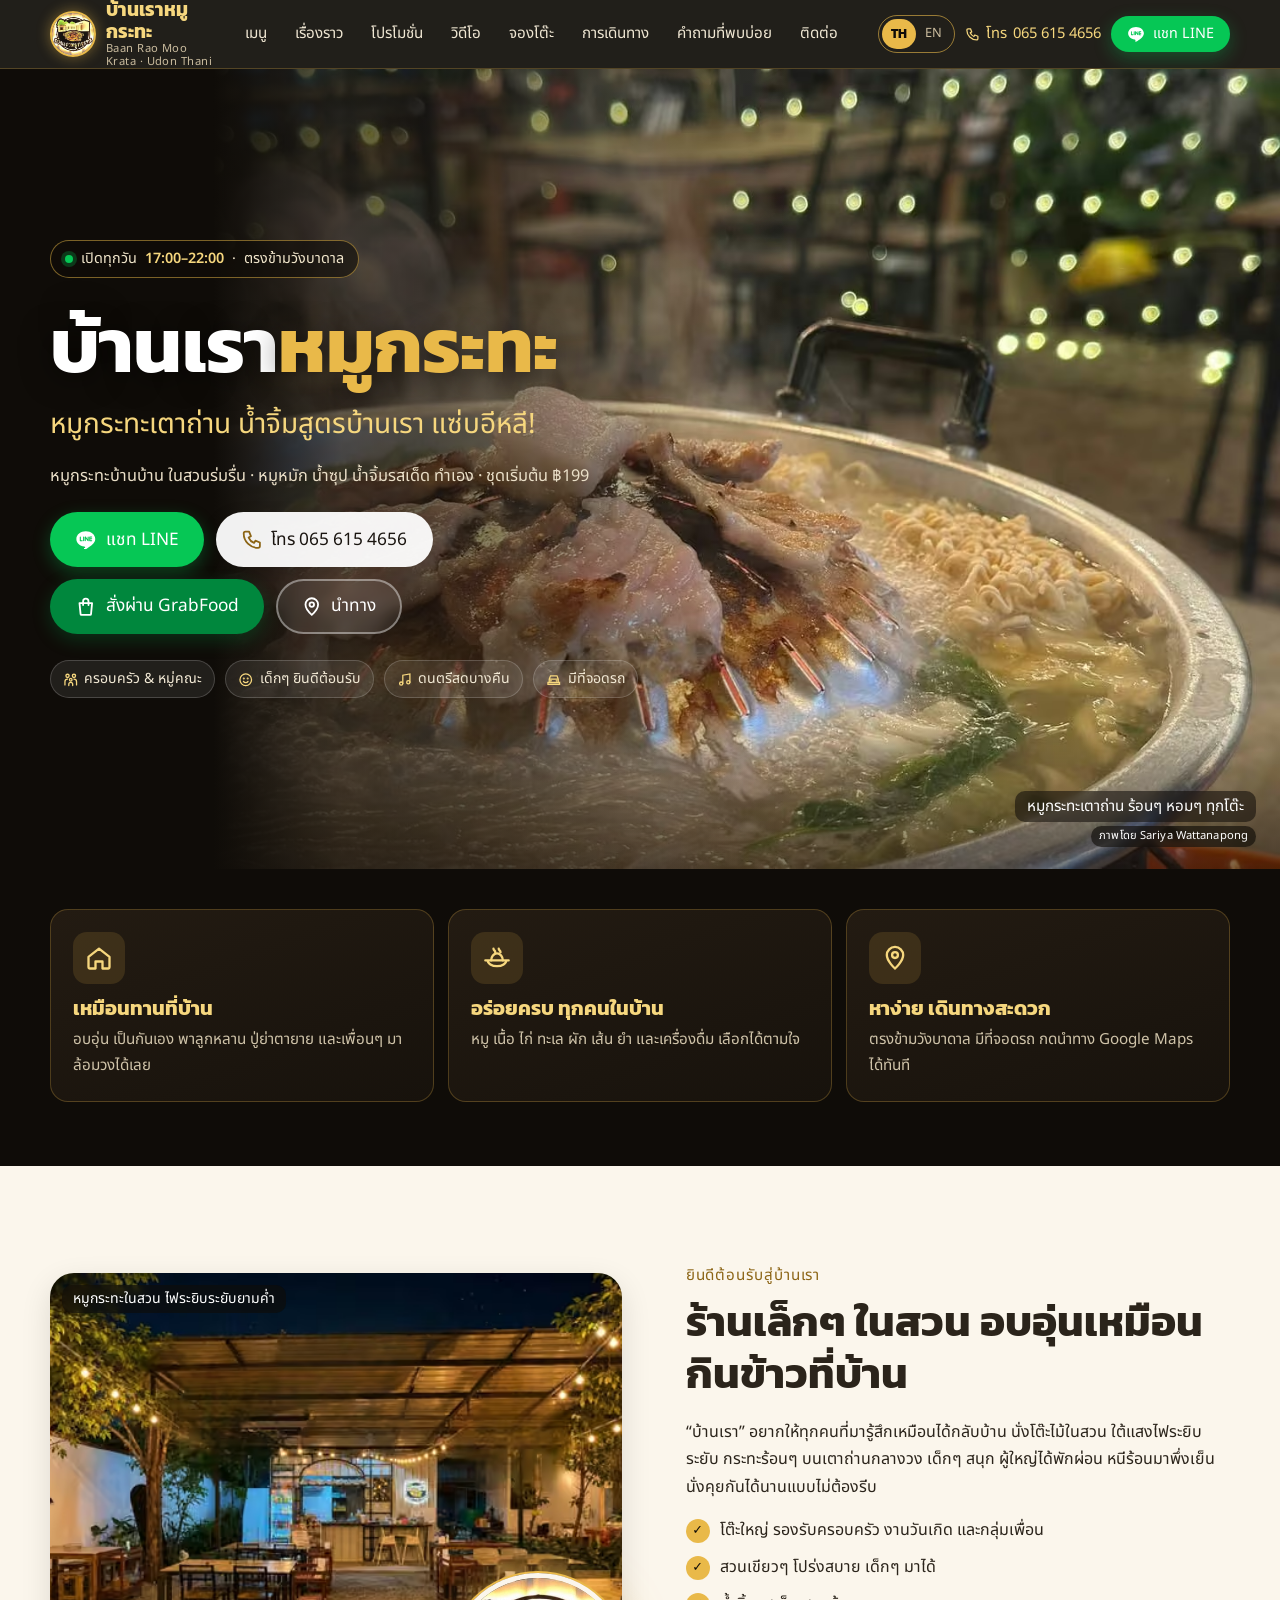
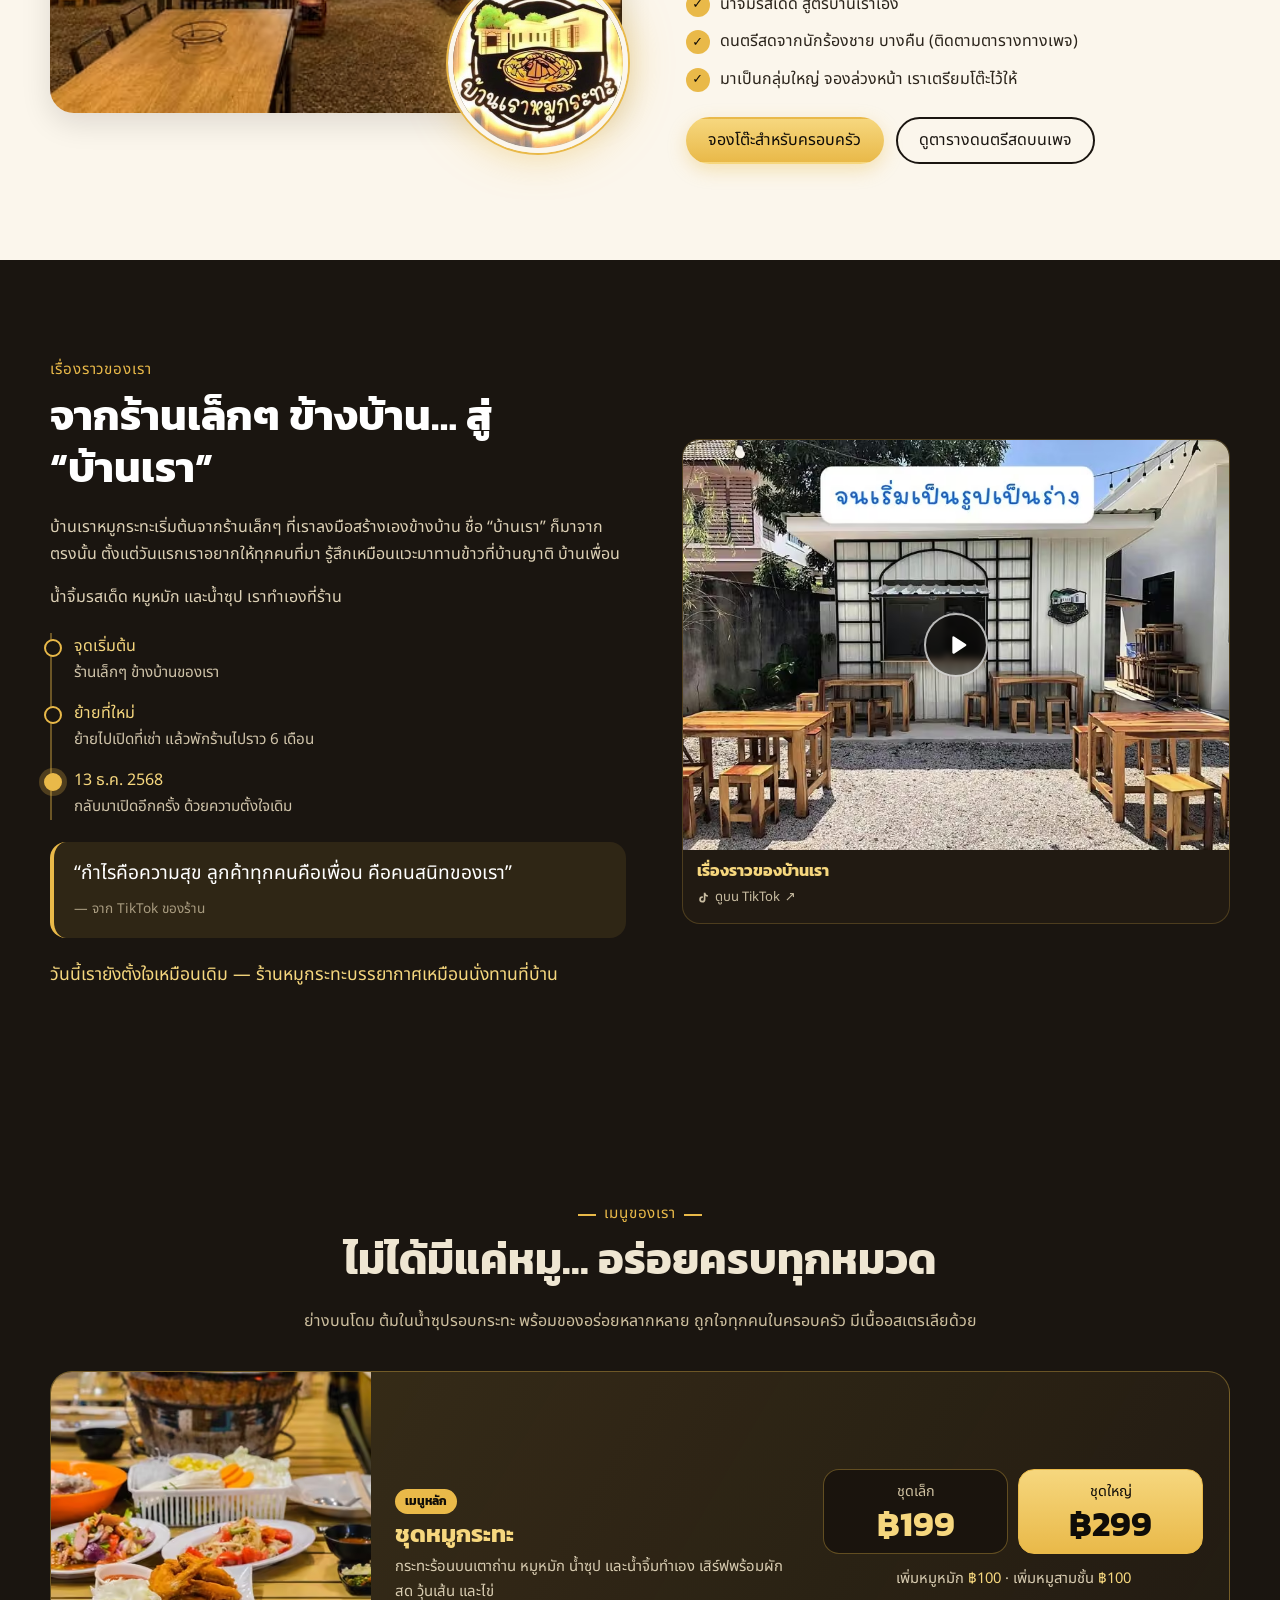
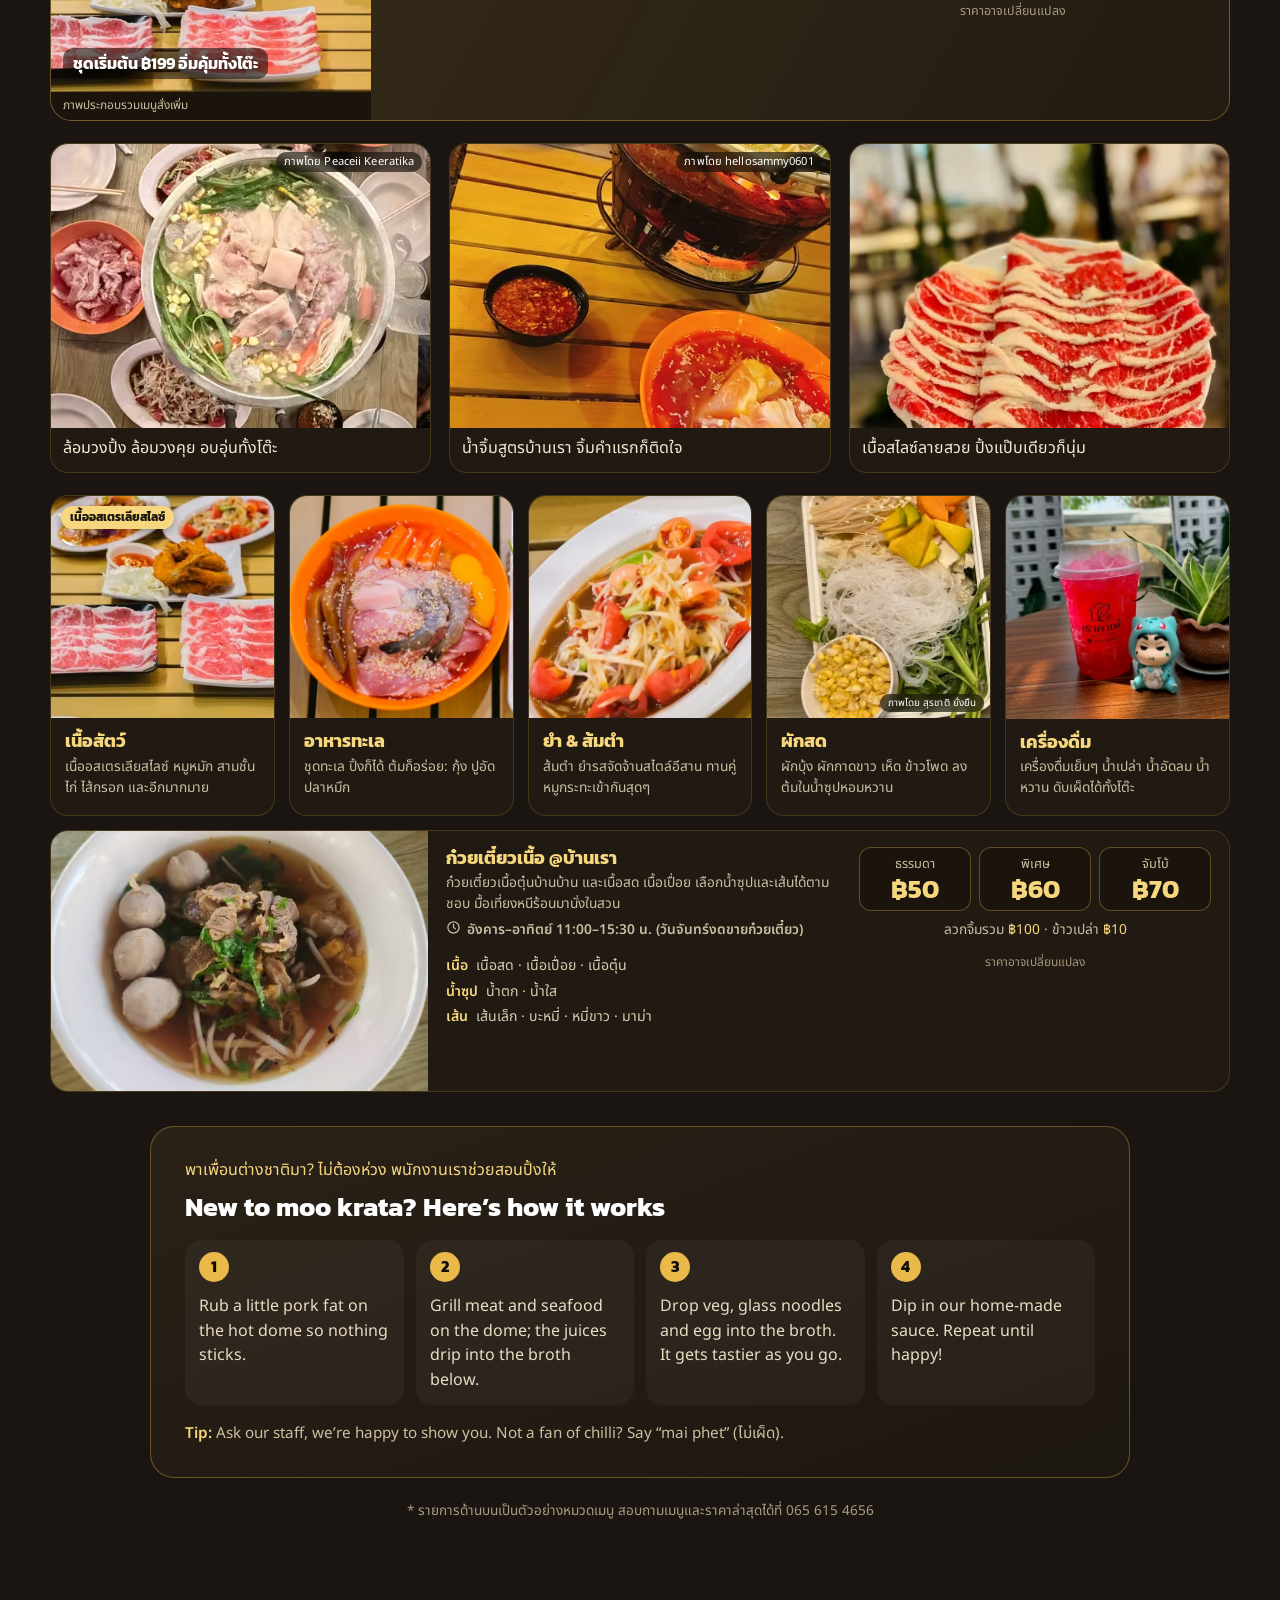
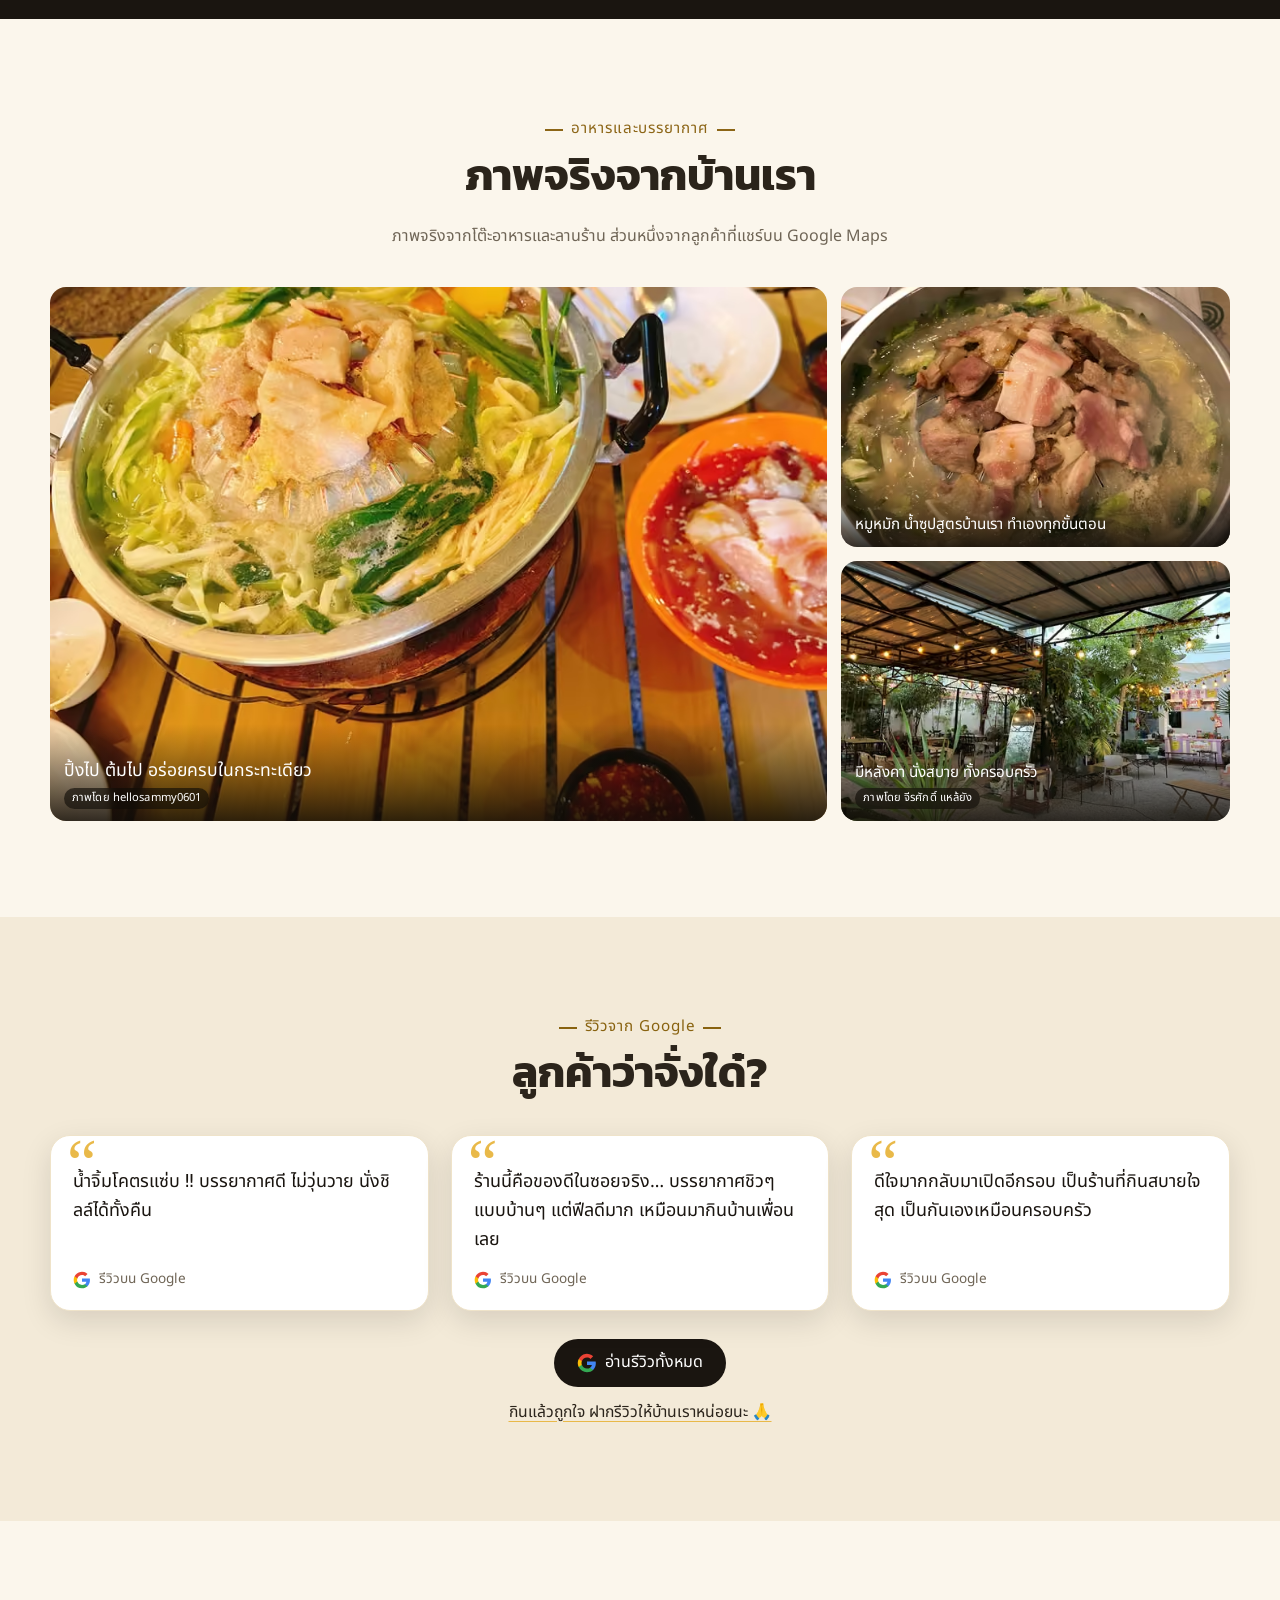
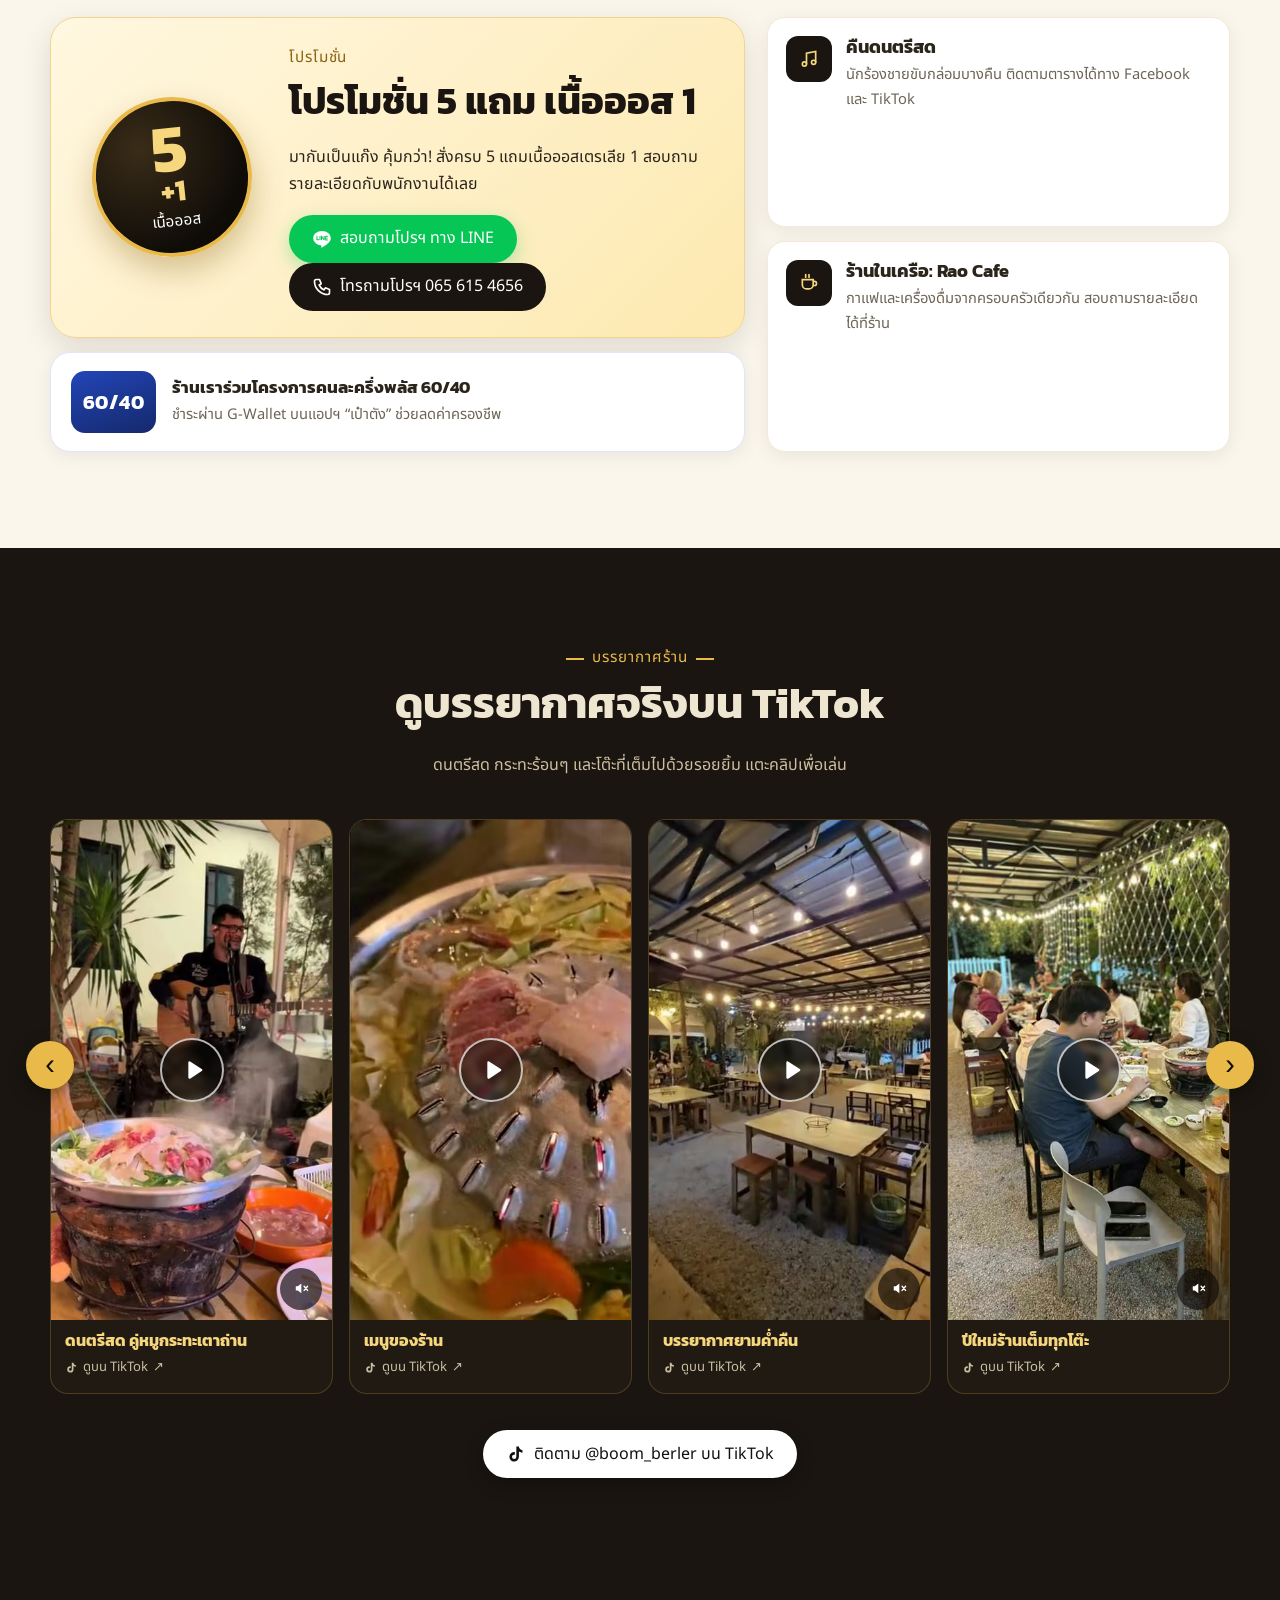
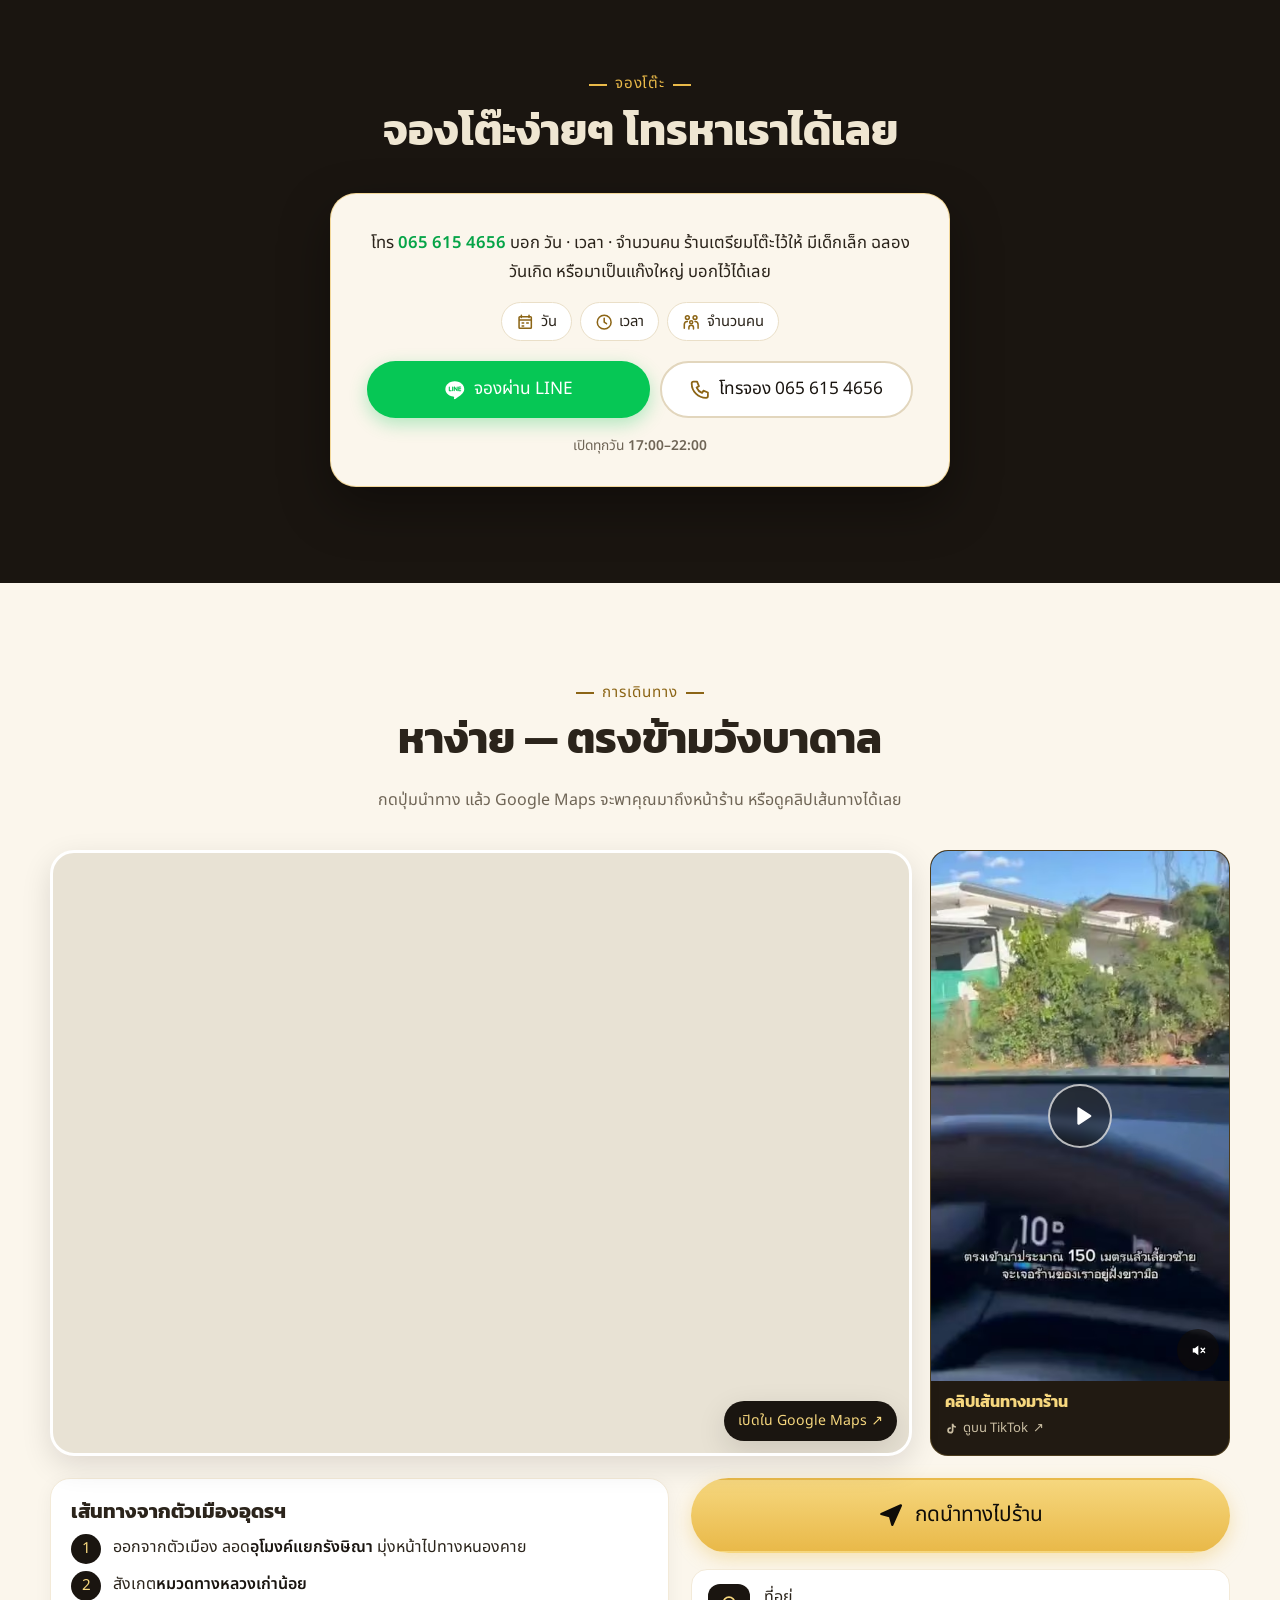
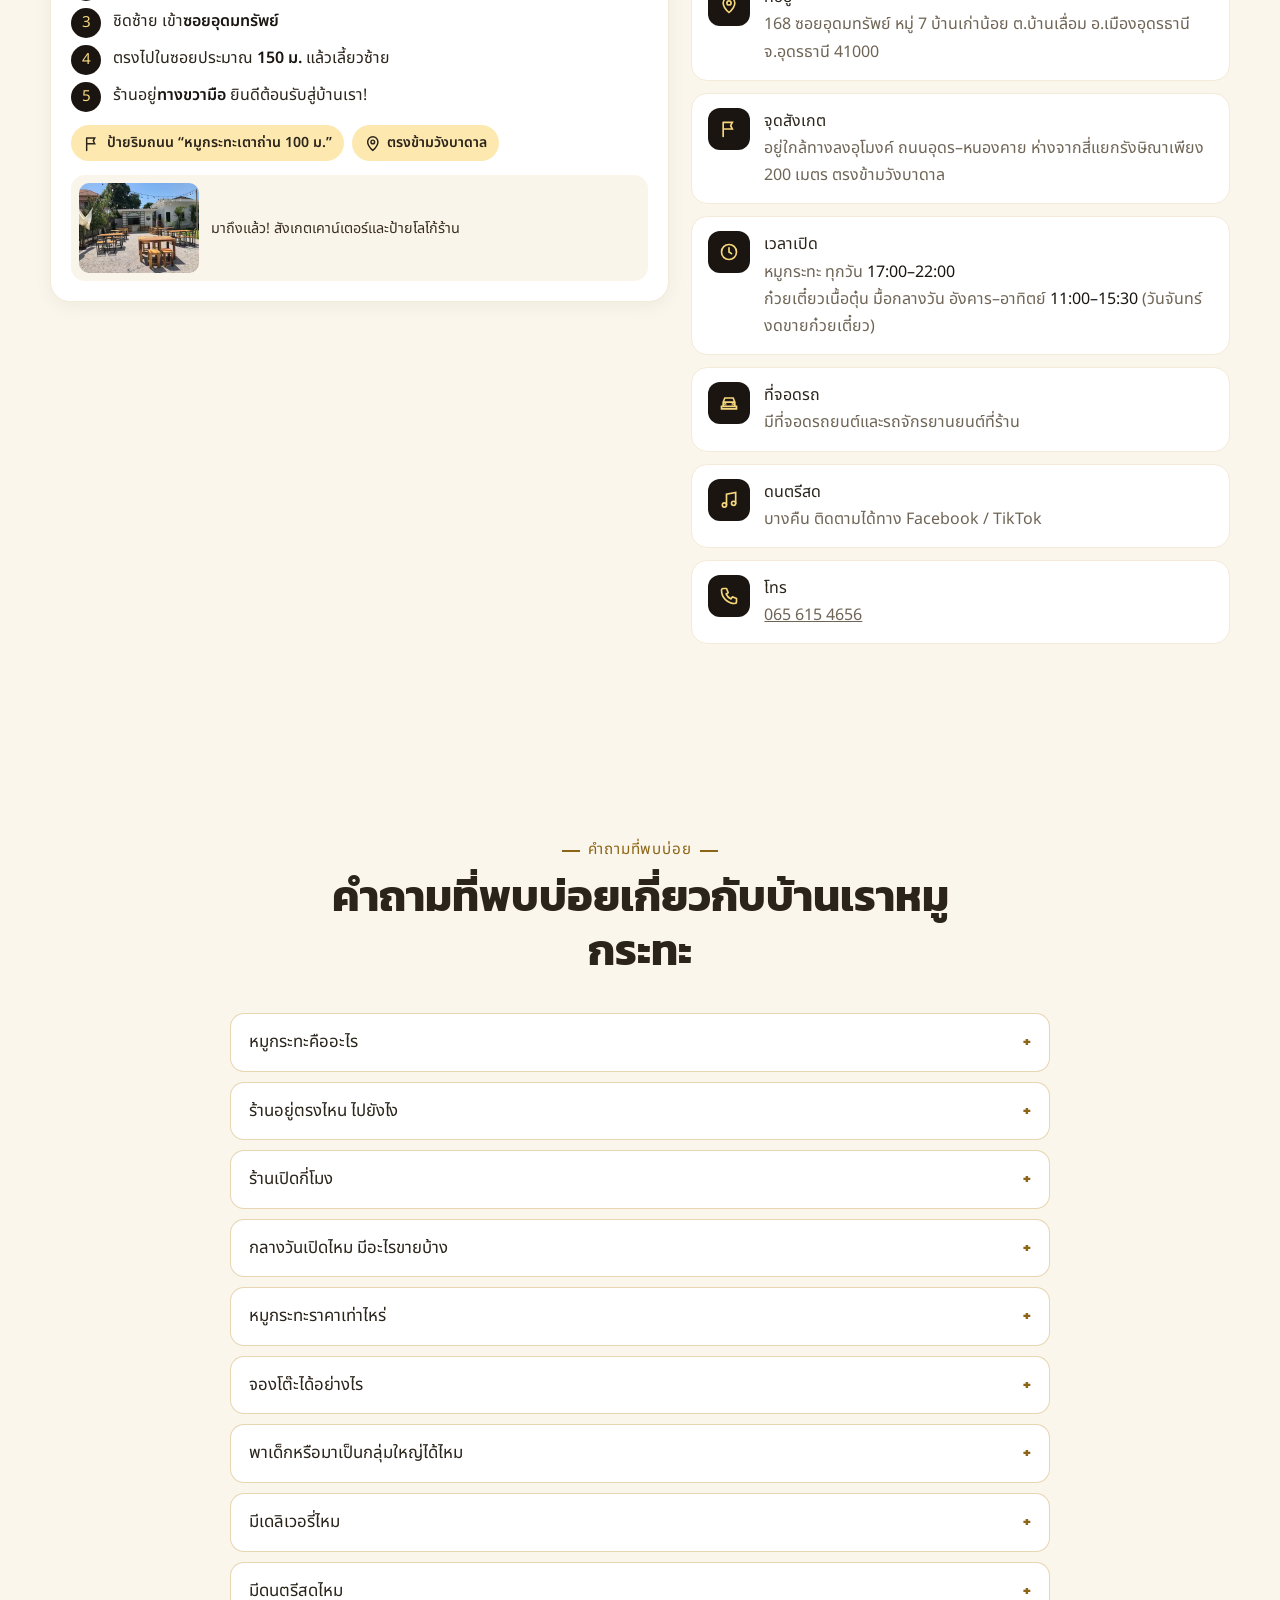
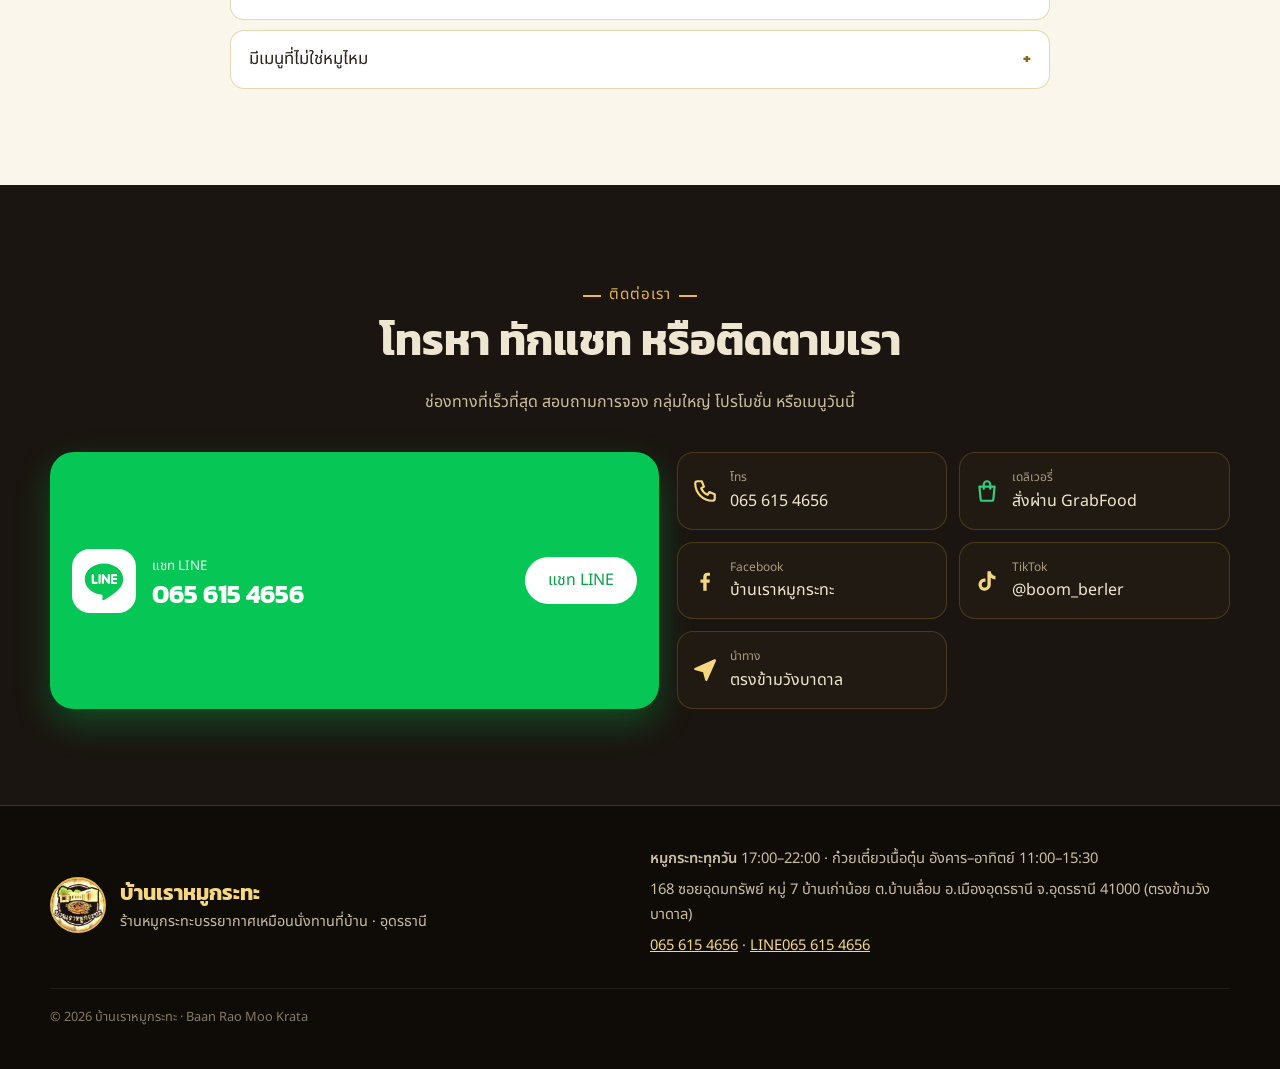
<file: index.html>
<!doctype html>
<html lang="th">
<head>
<meta charset="utf-8">
<meta name="viewport" content="width=device-width, initial-scale=1, viewport-fit=cover">
<!-- SEO:BEGIN -->
<!-- SITE URL: https://harmonious-clafoutis-619d0d.netlify.app
     Used by canonical, og:url, og:image, twitter:image and the JSON-LD below.
     The build reads tools/site-base-url.txt. Moving to a new address? Run:
     tools/set-site-url.sh https://your-new-domain/
     That updates this file and tools/site-base-url.txt together. -->
<meta name="site-base-url" content="https://harmonious-clafoutis-619d0d.netlify.app">
<title>บ้านเราหมูกระทะ อุดรธานี | หมูกระทะเตาถ่าน เปิดทุกวัน 17:00–22:00</title>
<meta name="description" content="หมูกระทะเตาถ่าน อุดรธานี ตรงข้ามวังบาดาล มีเนื้ออสเตรเลียสไลซ์ ชุดเริ่ม ฿199 หมูกระทะทุกวัน 17:00–22:00 ก๋วยเตี๋ยวเนื้อตุ๋น อ.–อา. 11:00–15:30 โทร 065 615 4656">
<meta name="keywords" content="หมูกระทะ อุดร, บ้านเราหมูกระทะ, หมูกระทะเตาถ่าน, หมูกระทะ อุดรธานี, ร้านอาหาร อุดรธานี, moo krata Udon Thani, Baan Rao Moo Krata">
<link rel="canonical" href="https://harmonious-clafoutis-619d0d.netlify.app/">
<link rel="alternate" hreflang="th" href="https://harmonious-clafoutis-619d0d.netlify.app/">
<link rel="alternate" hreflang="en" href="https://harmonious-clafoutis-619d0d.netlify.app/en/">
<link rel="alternate" hreflang="x-default" href="https://harmonious-clafoutis-619d0d.netlify.app/">
<meta property="og:type" content="website">
<meta property="og:site_name" content="บ้านเราหมูกระทะ · Baan Rao Moo Krata">
<meta property="og:url" content="https://harmonious-clafoutis-619d0d.netlify.app/">
<meta property="og:title" content="บ้านเราหมูกระทะ อุดรธานี · หมูกระทะเตาถ่าน น้ำจิ้มสูตรบ้านเรา">
<meta property="og:description" content="ชุดเริ่ม ฿199 · มีเนื้ออสเตรเลียสไลซ์ · เปิดทุกวัน 17:00–22:00 · ตรงข้ามวังบาดาล · โทรจอง 065 615 4656 | Charcoal moo krata in Udon Thani: sets from ฿199, sliced Australian beef, open daily 17:00–22:00">
<meta property="og:image" content="https://harmonious-clafoutis-619d0d.netlify.app/images/baanrao-moo-krata-pan-night-og-1200.jpg">
<meta property="og:image:width" content="1200">
<meta property="og:image:height" content="630">
<meta property="og:image:alt" content="หมูกระทะ บ้านเราหมูกระทะ หมูย่างบนโดมกระทะร้อน มาม่าและผักในน้ำซุปรอบขอบ ควันกรุ่น ไฟประดับยามค่ำ">
<meta property="og:locale" content="th_TH">
<meta property="og:locale:alternate" content="en_US">
<meta name="twitter:card" content="summary_large_image">
<meta name="twitter:title" content="บ้านเราหมูกระทะ อุดรธานี · หมูกระทะเตาถ่าน น้ำจิ้มสูตรบ้านเรา">
<meta name="twitter:description" content="ชุดเริ่ม ฿199 · มีเนื้ออสเตรเลียสไลซ์ · เปิดทุกวัน 17:00–22:00 · ตรงข้ามวังบาดาล · โทรจอง 065 615 4656 | Charcoal moo krata in Udon Thani: sets from ฿199, sliced Australian beef, open daily 17:00–22:00">
<meta name="twitter:image" content="https://harmonious-clafoutis-619d0d.netlify.app/images/baanrao-moo-krata-pan-night-og-1200.jpg">
<script type="application/ld+json">
{
  "@context": "https://schema.org",
  "@type": "Restaurant",
  "@id": "https://harmonious-clafoutis-619d0d.netlify.app/#restaurant",
  "name": "บ้านเราหมูกระทะ",
  "alternateName": ["Baan Rao Moo Krata", "Baan Rao Mookata"],
  "description": "หมูกระทะเตาถ่าน น้ำจิ้มสูตรบ้านเรา บรรยากาศเหมือนนั่งทานที่บ้าน อุดรธานี ห่างสี่แยกรังษิณา 200 เมตร ตรงข้ามวังบาดาล",
  "url": "https://harmonious-clafoutis-619d0d.netlify.app/",
  "image": [
    {"@type": "ImageObject", "contentUrl": "https://harmonious-clafoutis-619d0d.netlify.app/images/baanrao-moo-krata-pan-night-1200.jpg", "url": "https://harmonious-clafoutis-619d0d.netlify.app/images/baanrao-moo-krata-pan-night-1200.jpg", "creditText": "Sariya Wattanapong", "creator": {"@type": "Person", "name": "Sariya Wattanapong"}},
    "https://harmonious-clafoutis-619d0d.netlify.app/images/baanrao-australian-beef-platter-1200.jpg",
    "https://harmonious-clafoutis-619d0d.netlify.app/images/baanrao-storefront-courtyard-day-1200.jpg",
    "https://harmonious-clafoutis-619d0d.netlify.app/images/baanrao-courtyard-dusk-1200.jpg",
    "https://harmonious-clafoutis-619d0d.netlify.app/images/baanrao-dining-area-night-4x3-1200.jpg",
    "https://harmonious-clafoutis-619d0d.netlify.app/images/baanrao-moo-krata-pan-pork-belly-1200.jpg",
    "https://harmonious-clafoutis-619d0d.netlify.app/images/baanrao-moo-krata-set-charcoal-1200.jpg",
    {"@type": "ImageObject", "contentUrl": "https://harmonious-clafoutis-619d0d.netlify.app/images/baanrao-moo-krata-spread-topdown-1200.jpg", "url": "https://harmonious-clafoutis-619d0d.netlify.app/images/baanrao-moo-krata-spread-topdown-1200.jpg", "creditText": "Peaceii Keeratika", "creator": {"@type": "Person", "name": "Peaceii Keeratika"}}
  ],
  "logo": "https://harmonious-clafoutis-619d0d.netlify.app/images/logo.jpg",
  "telephone": "065 615 4656",
  "servesCuisine": ["Thai", "Isan", "Moo krata", "Thai barbecue", "Hot pot", "ก๋วยเตี๋ยว"],
  "address": {
    "@type": "PostalAddress",
    "streetAddress": "168 ซอยอุดมทรัพย์ หมู่ 7 บ้านเก่าน้อย ต.บ้านเลื่อม",
    "addressLocality": "อ.เมืองอุดรธานี",
    "addressRegion": "จ.อุดรธานี",
    "postalCode": "41000",
    "addressCountry": "TH"
  },
  "geo": {"@type": "GeoCoordinates", "latitude": 17.440569, "longitude": 102.794069},
  "hasMap": "https://maps.google.com/?cid=10793292857098184680",
  "openingHoursSpecification": [{
    "@type": "OpeningHoursSpecification",
    "dayOfWeek": ["Tuesday", "Wednesday", "Thursday", "Friday", "Saturday", "Sunday"],
    "opens": "11:00",
    "closes": "15:30"
  }, {
    "@type": "OpeningHoursSpecification",
    "dayOfWeek": ["Monday", "Tuesday", "Wednesday", "Thursday", "Friday", "Saturday", "Sunday"],
    "opens": "17:00",
    "closes": "22:00"
  }],
  "acceptsReservations": true,
  "amenityFeature": [
    {"@type": "LocationFeatureSpecification", "name": "เด็กๆ ยินดีต้อนรับ", "value": true},
    {"@type": "LocationFeatureSpecification", "name": "ดนตรีสด (บางคืน)", "value": true}
  ],
  "hasMenu": {
    "@type": "Menu",
    "name": "เมนูบ้านเราหมูกระทะ",
    "url": "https://harmonious-clafoutis-619d0d.netlify.app/#menu",
    "inLanguage": "th",
    "image": "https://harmonious-clafoutis-619d0d.netlify.app/images/baanrao-australian-beef-platter-1200.jpg",
    "hasMenuSection": [
      {
        "@type": "MenuSection",
        "name": "ชุดหมูกระทะ",
        "hasMenuItem": [
          {
            "@type": "MenuItem",
            "name": "ชุดหมูกระทะ ชุดเล็ก",
            "description": "กระทะร้อนบนเตาถ่าน หมูหมัก น้ำซุป และน้ำจิ้มทำเอง เสิร์ฟพร้อมผักสด วุ้นเส้น และไข่",
            "offers": {"@type": "Offer", "price": "199", "priceCurrency": "THB"}
          },
          {
            "@type": "MenuItem",
            "name": "ชุดหมูกระทะ ชุดใหญ่",
            "description": "ชุดหมูกระทะชุดใหญ่",
            "offers": {"@type": "Offer", "price": "299", "priceCurrency": "THB"}
          },
          {
            "@type": "MenuItem",
            "name": "เพิ่มหมูหมัก",
            "description": "เพิ่มหมูหมักสูตรร้าน",
            "offers": {"@type": "Offer", "price": "100", "priceCurrency": "THB"}
          },
          {
            "@type": "MenuItem",
            "name": "เพิ่มหมูสามชั้น",
            "description": "เพิ่มหมูสามชั้น",
            "offers": {"@type": "Offer", "price": "100", "priceCurrency": "THB"}
          }
        ]
      },
      {"@type": "MenuSection", "name": "เนื้อสัตว์", "description": "เนื้ออสเตรเลียสไลซ์ หมูหมัก สามชั้น ไก่ ไส้กรอก และอีกมากมาย", "hasMenuItem": [
        {"@type": "MenuItem", "name": "เนื้ออสเตรเลียสไลซ์", "description": "เนื้อวัวออสเตรเลียหั่นบาง สำหรับปิ้งบนกระทะ", "image": "https://harmonious-clafoutis-619d0d.netlify.app/images/baanrao-australian-beef-platter-1200.jpg"}
      ]},
      {"@type": "MenuSection", "name": "อาหารทะเล", "description": "ชุดทะเล ปิ้งก็ได้ ต้มก็อร่อย: กุ้ง ปูอัด ปลาหมึก"},
      {"@type": "MenuSection", "name": "ยำ & ส้มตำ", "description": "ส้มตำ ยำรสจัดจ้านสไตล์อีสาน ทานคู่หมูกระทะเข้ากันสุดๆ"},
      {"@type": "MenuSection", "name": "ก๋วยเตี๋ยวเนื้อ @บ้านเรา (มื้อกลางวัน)", "description": "อ.–อา. 11:00–15:30", "hasMenuItem": [
        {"@type": "MenuItem", "name": "ก๋วยเตี๋ยวเนื้อ", "description": "ก๋วยเตี๋ยวเนื้อตุ๋น เนื้อสด หรือเนื้อเปื่อย · น้ำซุป: น้ำตก น้ำใส · เส้น: เส้นเล็ก บะหมี่ หมี่ขาว มาม่า", "offers": [{"@type": "Offer", "name": "ธรรมดา", "price": "50", "priceCurrency": "THB"}, {"@type": "Offer", "name": "พิเศษ", "price": "60", "priceCurrency": "THB"}, {"@type": "Offer", "name": "จัมโบ้", "price": "70", "priceCurrency": "THB"}]},
        {"@type": "MenuItem", "name": "ลวกจิ้มรวม", "offers": {"@type": "Offer", "price": "100", "priceCurrency": "THB"}},
        {"@type": "MenuItem", "name": "ข้าวเปล่า", "offers": {"@type": "Offer", "price": "10", "priceCurrency": "THB"}}
      ]},
      {"@type": "MenuSection", "name": "เส้น & ของทานเล่น", "description": "วุ้นเส้น มาม่า ยำทะเล เมนูทานเล่นแบ่งกันทาน"},
      {"@type": "MenuSection", "name": "ผักสด", "description": "ผักบุ้ง ผักกาดขาว เห็ด ข้าวโพด ลงต้มในน้ำซุปหอมหวาน"},
      {"@type": "MenuSection", "name": "เครื่องดื่ม", "description": "เครื่องดื่มเย็นๆ น้ำเปล่า น้ำอัดลม น้ำหวาน ดับเผ็ดได้ทั้งโต๊ะ"}
    ]
  },
  "sameAs": [
    "https://www.facebook.com/people/%E0%B8%9A%E0%B9%89%E0%B8%B2%E0%B8%99%E0%B9%80%E0%B8%A3%E0%B8%B2%E0%B8%AB%E0%B8%A1%E0%B8%B9%E0%B8%81%E0%B8%A3%E0%B8%B0%E0%B8%97%E0%B8%B0/100076134454771/",
    "https://www.tiktok.com/@boom_berler"
  ]
}
</script>
<script type="application/ld+json">
{
  "@context": "https://schema.org",
  "@type": "FAQPage",
  "mainEntity": [
    {"@type": "Question", "name": "หมูกระทะคืออะไร", "acceptedAnswer": {"@type": "Answer", "text": "หมูกระทะคือการปิ้งย่างและต้มแบบไทยบนกระทะทรงโดม ย่างหมูและเนื้อสัตว์บนโดมตรงกลาง ส่วนรอบกระทะเป็นน้ำซุปไว้ต้มผัก วุ้นเส้น และไข่ ที่บ้านเราหมูกระทะใช้เตาถ่าน และทำหมูหมัก น้ำซุป และน้ำจิ้มเองด้วยสูตรของครอบครัว"}},
    {"@type": "Question", "name": "ร้านอยู่ตรงไหน ไปยังไง", "acceptedAnswer": {"@type": "Answer", "text": "ร้านอยู่ที่ 168 ซอยอุดมทรัพย์ หมู่ 7 บ้านเก่าน้อย ต.บ้านเลื่อม อ.เมืองอุดรธานี จ.อุดรธานี 41000 อยู่ใกล้ทางลงอุโมงค์ ถนนอุดร–หนองคาย ห่างจากสี่แยกรังษิณาเพียง 200 เมตร ตรงข้ามวังบาดาล จากตัวเมืองอุดรฯ ลอดอุโมงค์แยกรังษิณามุ่งหน้าหนองคาย ผ่านหมวดทางหลวงเก่าน้อย ชิดซ้ายเข้าซอยอุดมทรัพย์ ตรงไปในซอยประมาณ 150 ม. แล้วเลี้ยวซ้าย ร้านอยู่ทางขวามือ ปักหมุดใน Google Maps: https://maps.google.com/?cid=10793292857098184680"}},
    {"@type": "Question", "name": "ร้านเปิดกี่โมง", "acceptedAnswer": {"@type": "Answer", "text": "หมูกระทะเปิดทุกวัน 17:00–22:00 น. รับจองโต๊ะรอบสุดท้าย 21:00 น. ก๋วยเตี๋ยวเนื้อตุ๋นมื้อกลางวัน 11:00–15:30 น. วันอังคาร–อาทิตย์ (วันจันทร์งดขายก๋วยเตี๋ยว)"}},
    {"@type": "Question", "name": "กลางวันเปิดไหม มีอะไรขายบ้าง", "acceptedAnswer": {"@type": "Answer", "text": "เปิด มีก๋วยเตี๋ยวเนื้อตุ๋น เนื้อสด และเนื้อเปื่อย เริ่มต้น ฿50 วันอังคาร–อาทิตย์ 11:00–15:30 (วันจันทร์งดขายก๋วยเตี๋ยว) ส่วนหมูกระทะเปิดทุกวัน 17:00–22:00"}},
    {"@type": "Question", "name": "หมูกระทะราคาเท่าไหร่", "acceptedAnswer": {"@type": "Answer", "text": "ชุดหมูกระทะชุดเล็ก ฿199 ชุดใหญ่ ฿299 เพิ่มหมูหมักหรือหมูสามชั้น ฿100 (ราคาอาจเปลี่ยนแปลง สอบถามราคาล่าสุดได้ที่ 065 615 4656)"}},
    {"@type": "Question", "name": "จองโต๊ะได้อย่างไร", "acceptedAnswer": {"@type": "Answer", "text": "โทรจองที่ 065 615 4656 (ช่องทางหลัก) หรือแชท LINE ได้ทุกวัน 17:00–22:00 กลุ่มมากกว่า 20 ท่านกรุณาโทรจองล่วงหน้า"}},
    {"@type": "Question", "name": "พาเด็กหรือมาเป็นกลุ่มใหญ่ได้ไหม", "acceptedAnswer": {"@type": "Answer", "text": "ได้ ร้านมีโต๊ะใหญ่สำหรับครอบครัว งานวันเกิด และกลุ่มเพื่อน เด็กๆ ยินดีต้อนรับ ถ้ามาเป็นกลุ่มใหญ่แนะนำให้จองล่วงหน้า"}},
    {"@type": "Question", "name": "มีเดลิเวอรี่ไหม", "acceptedAnswer": {"@type": "Answer", "text": "มีแล้ว สั่งเดลิเวอรี่ได้ทาง GrabFood (ชื่อร้านบน Grab: “ครัวบ้านเรา ส้มตำ ยำ สุกี้ - บ้านเก่าน้อย”) หรือแวะมาทานหมูกระทะที่ร้านได้ทุกวัน 17:00–22:00 สอบถามเพิ่มเติมโทร 065 615 4656"}},
    {"@type": "Question", "name": "มีดนตรีสดไหม", "acceptedAnswer": {"@type": "Answer", "text": "มีดนตรีสดจากนักร้องชายบางคืน ติดตามตารางได้ทาง Facebook และ TikTok @boom_berler"}},
    {"@type": "Question", "name": "มีเมนูที่ไม่ใช่หมูไหม", "acceptedAnswer": {"@type": "Answer", "text": "มี นอกจากหมูยังมีเนื้ออสเตรเลียสไลซ์ ไก่ อาหารทะเล ผักสด ส้มตำ และยำ"}}
  ]
}
</script>
<!-- SEO:END -->
<meta name="theme-color" content="#0f0c08">
<link rel="icon" type="image/png" sizes="32x32" href="images/favicon-32.png">
<link rel="apple-touch-icon" href="images/apple-touch-icon.png">
<!-- PHOTOS:hero-preload BEGIN (generated by tools/photos.py: edit that file, then run tools/build_en.py) -->
<link rel="preload" as="image" type="image/avif" imagesrcset="images/baanrao-moo-krata-pan-night-800.avif 800w, images/baanrao-moo-krata-pan-night-1200.avif 1200w" imagesizes="(min-width: 960px) 75vw, 100vw" fetchpriority="high">
<!-- PHOTOS:hero-preload END -->
<script>/* preload the above-the-fold fonts before any stylesheet blocks the parser (skipped on file://) */(function(){if(location.protocol==="file:")return;var en=document.documentElement.lang==="en",b=en?"../fonts/":"fonts/";(en?["Kanit-700-latin","NotoSansThai-400-latin"]:["Kanit-700-thai","NotoSansThai-400-thai"]).forEach(function(n){var l=document.createElement("link");l.rel="preload";l.as="font";l.type="font/woff2";l.crossOrigin="anonymous";l.href=b+n+".woff2";document.head.appendChild(l)})})()</script>
<link rel="stylesheet" href="css/fonts.css" id="fontsCss">
<script>/* file:// (opened from a folder): browsers block font files there, so use the base64 copy */(function(){var f=document.getElementById("fontsCss");if(location.protocol==="file:")f.href=f.getAttribute("href").replace("fonts.css","fonts-embedded.css")})()</script>
<link rel="stylesheet" href="css/style.css">
</head>
<body>
<a class="skip" href="#main" data-en="Skip to content">ข้ามไปยังเนื้อหา</a>

<header class="site-header" id="top">
  <div class="wrap header-inner">
    <a class="brand" href="#top" aria-label="บ้านเราหมูกระทะ กลับขึ้นด้านบน" data-en-aria="Baan Rao Moo Krata, back to top">
      <img src="images/logo.jpg" alt="" width="48" height="48">
      <span class="brand-text"><strong lang="th">บ้านเราหมูกระทะ</strong><small lang="en">Baan Rao Moo Krata<span class="hide-xs"> · Udon Thani</span></small></span>
    </a>
    <nav class="nav" id="nav" aria-label="เมนูหลัก" data-en-aria="Main menu">
            <a href="#menu" data-en="Menu">เมนู</a>
      <a href="#story" data-en="Our story">เรื่องราว</a>
      <a href="#promo" data-en="Promotions">โปรโมชั่น</a>
      <a href="#videos" data-en="Videos">วิดีโอ</a>
      <a href="#booking" data-en="Book a table">จองโต๊ะ</a>
      <a href="#find" data-en="Find us">การเดินทาง</a>
      <a href="#faq" data-en="FAQ">คำถามที่พบบ่อย</a>
      <a href="#contact" data-en="Contact">ติดต่อ</a>
    </nav>
    <div class="header-actions">
      <nav class="lang-toggle" id="langToggle" aria-label="เลือกภาษา" data-en-aria="Choose language"><a href="./" hreflang="th" lang="th" class="on" aria-current="page">TH</a><a href="en/" hreflang="en" lang="en">EN</a></nav>
      <a class="hdr-phone" href="tel:0656154656"><svg class="i"><use href="#i-phone"/></svg><span data-en="Call">โทร</span> 065 615 4656</a>
      <a class="btn btn-line btn-sm hide-sm" href="#contact" data-cfg-href="LINE_URL" target="_blank" rel="noopener"><svg class="i"><use href="#i-line"/></svg><span data-en="Chat on LINE">แชท LINE</span></a>
      <button class="menu-btn" id="menuBtn" type="button" aria-label="เปิดเมนู" data-en-aria="Open menu" aria-expanded="false"><span></span><span></span><span></span></button>
    </div>
  </div>
</header>

<main id="main">
<!-- HERO -->
<section class="hero">
  <!-- PHOTOS:hero BEGIN (generated by tools/photos.py: edit that file, then run tools/build_en.py) -->
<picture class="hero-blur-pic"><source media="(min-width: 960px)" type="image/avif" srcset="images/baanrao-moo-krata-pan-night-blur-480.avif"><source media="(min-width: 960px)" srcset="images/baanrao-moo-krata-pan-night-blur-480.jpg"><img class="hero-blur" src="[data-uri]" alt="" aria-hidden="true" width="480" height="360"></picture>
<picture class="hero-pic"><source type="image/avif" srcset="images/baanrao-moo-krata-pan-night-800.avif 800w, images/baanrao-moo-krata-pan-night-1200.avif 1200w" sizes="(min-width: 960px) 75vw, 100vw"><source type="image/webp" srcset="images/baanrao-moo-krata-pan-night-800.webp 800w, images/baanrao-moo-krata-pan-night-1200.webp 1200w" sizes="(min-width: 960px) 75vw, 100vw"><img class="hero-bg" src="images/baanrao-moo-krata-pan-night-800.jpg" srcset="images/baanrao-moo-krata-pan-night-800.jpg 800w, images/baanrao-moo-krata-pan-night-1200.jpg 1200w" sizes="(min-width: 960px) 75vw, 100vw" alt="หมูกระทะ บ้านเราหมูกระทะ หมูย่างบนโดมกระทะร้อน มาม่าและผักในน้ำซุปรอบขอบ ควันกรุ่น ไฟประดับยามค่ำ" data-en-alt="Moo krata at Baan Rao: pork grilling on the hot dome pan, instant noodles and greens in the steaming broth around the rim, fairy lights behind" width="1200" height="900" fetchpriority="high" decoding="async"></picture>
<p class="hero-cap"><span data-en="Charcoal-grilled moo krata, sizzling at every table">หมูกระทะเตาถ่าน ร้อนๆ หอมๆ ทุกโต๊ะ</span><small class="pcredit" data-en="Photo: Sariya Wattanapong">ภาพโดย Sariya Wattanapong</small></p>
<!-- PHOTOS:hero END -->
  <div class="hero-shade"></div>
  <div class="wrap hero-content">
    <span class="eyebrow"><span class="dot"></span><span data-en="Open daily">เปิดทุกวัน</span> <b class="js-hours">17:00–22:00</b> · <span data-en="opposite Wang Badan">ตรงข้ามวังบาดาล</span></span>
    <h1 data-en="Baan Rao &lt;span class=&quot;gold nw&quot;&gt;Moo Krata&lt;/span&gt; &lt;small class=&quot;h1-th&quot; lang=&quot;th&quot;&gt;บ้านเราหมูกระทะ&lt;/small&gt;">บ้านเรา<span class="gold">หมูกระทะ</span></h1>
    <p class="hero-tag" data-en="Charcoal Thai BBQ &amp; hotpot with our family’s own dipping sauce">หมูกระทะเตาถ่าน น้ำจิ้มสูตรบ้านเรา <span class="nw">แซ่บอีหลี!</span></p>
    <p class="hero-sub" data-en="Homestyle moo krata in a leafy garden. Our own marinated pork, broth and signature dipping sauce. Sets from ฿199. Open daily 17:00–22:00, opposite Wang Badan, Udon Thani.">หมูกระทะบ้านบ้าน ในสวนร่มรื่น · หมูหมัก น้ำซุป น้ำจิ้มรสเด็ด ทำเอง · <span class="nw">ชุดเริ่มต้น ฿199</span></p>
    <div class="hero-cta">
      <a class="btn btn-gold btn-lg live-only" href="#booking"><svg class="i"><use href="#i-cal"/></svg><span data-en="Book online">จองโต๊ะออนไลน์</span></a>
      <a class="btn btn-line btn-lg" href="#contact" data-cfg-href="LINE_URL" target="_blank" rel="noopener"><svg class="i"><use href="#i-line"/></svg><span data-en="Chat on LINE">แชท LINE</span></a>
      <a class="btn btn-call btn-lg" href="tel:0656154656"><svg class="i"><use href="#i-phone"/></svg><span data-en="Call 065 615 4656">โทร 065 615 4656</span></a>
      <a class="btn btn-grab btn-lg" href="https://app.grab.com/s/EXayu7w4" target="_blank" rel="noopener"><svg class="i"><use href="#i-bag"/></svg><span data-en="Order on GrabFood">สั่งผ่าน GrabFood</span></a>
      <a class="btn btn-ghost btn-lg" href="https://maps.google.com/?cid=10793292857098184680" target="_blank" rel="noopener"><svg class="i"><use href="#i-pin"/></svg><span data-en="Directions">นำทาง</span></a>
    </div>
    <ul class="hero-badges">
      <li><svg class="i"><use href="#i-family"/></svg><span data-en="Family &amp; groups">ครอบครัว &amp; หมู่คณะ</span></li>
      <li><svg class="i"><use href="#i-kid"/></svg><span data-en="Kids welcome">เด็กๆ ยินดีต้อนรับ</span></li>
      <li><svg class="i"><use href="#i-music"/></svg><span data-en="Live music some nights">ดนตรีสดบางคืน</span></li>
      <li><svg class="i"><use href="#i-car"/></svg><span data-en="Parking">มีที่จอดรถ</span></li>
    </ul>
  </div>
</section>

<!-- PILLARS -->
<section class="pillars">
  <h2 class="vh" data-en="Why Baan Rao">ทำไมต้องบ้านเรา</h2>
  <div class="wrap pillar-grid">
    <a class="pillar" href="#about">
      <span class="pillar-ico"><svg class="i"><use href="#i-home"/></svg></span>
      <h3 data-en="Like eating at home">เหมือนทานที่บ้าน</h3>
      <p data-en="Relaxed, warm and family-friendly. Bring the kids, grandparents and the whole gang.">อบอุ่น เป็นกันเอง พาลูกหลาน ปู่ย่าตายาย และเพื่อนๆ มาล้อมวงได้เลย</p>
    </a>
    <a class="pillar" href="#menu">
      <span class="pillar-ico"><svg class="i"><use href="#i-pan"/></svg></span>
      <h3 data-en="Something for everyone">อร่อยครบ ทุกคนในบ้าน</h3>
      <p data-en="Pork, beef, chicken, seafood, vegetables, noodles, salads and drinks.">หมู เนื้อ ไก่ ทะเล ผัก เส้น ยำ และเครื่องดื่ม เลือกได้ตามใจ</p>
    </a>
    <a class="pillar" href="#find">
      <span class="pillar-ico"><svg class="i"><use href="#i-pin"/></svg></span>
      <h3 data-en="Easy to find">หาง่าย เดินทางสะดวก</h3>
      <p data-en="Opposite Wang Badan, with parking. One tap for Google Maps directions.">ตรงข้ามวังบาดาล มีที่จอดรถ กดนำทาง Google Maps ได้ทันที</p>
    </a>
  </div>
</section>

<!-- ABOUT / FAMILY -->
<section class="section about" id="about">
  <div class="wrap about-grid">
    <div class="about-media">
      <!-- PHOTOS:about BEGIN (generated by tools/photos.py: edit that file, then run tools/build_en.py) -->
<picture><source type="image/avif" srcset="images/baanrao-dining-area-night-4x3-480.avif 480w, images/baanrao-dining-area-night-4x3-800.avif 800w" sizes="(min-width: 960px) 480px, 100vw"><source type="image/webp" srcset="images/baanrao-dining-area-night-4x3-480.webp 480w, images/baanrao-dining-area-night-4x3-800.webp 800w" sizes="(min-width: 960px) 480px, 100vw"><img class="about-photo" src="images/baanrao-dining-area-night-4x3-480.jpg" srcset="images/baanrao-dining-area-night-4x3-480.jpg 480w, images/baanrao-dining-area-night-4x3-800.jpg 800w" sizes="(min-width: 960px) 480px, 100vw" alt="บรรยากาศหมูกระทะในสวนยามค่ำ ลานนั่งทานบ้านเราหมูกระทะ ต้นไม้ ไฟประดับ หลังคาโปร่ง เคาน์เตอร์ ป้ายไฟโลโก้ และโต๊ะไม้" data-en-alt="Moo krata in a garden setting at night: trees and string lights around the covered dining courtyard at Baan Rao Moo Krata, with the counter, the lit logo sign and wooden tables" width="480" height="360" loading="lazy" decoding="async"></picture>
<p class="about-cap"><span data-en="Moo krata in the garden under the fairy lights. Open daily 17:00–22:00.">หมูกระทะในสวน ไฟระยิบระยับยามค่ำ</span></p>
<!-- PHOTOS:about END -->
      <img class="about-logo" src="images/logo.jpg" alt="ป้ายไฟร้านบ้านเราหมูกระทะ" data-en-alt="The illuminated Baan Rao Moo Krata logo sign" loading="lazy" width="320" height="320">
    </div>
    <div class="about-text">
      <span class="kicker" data-en="Welcome to our house">ยินดีต้อนรับสู่บ้านเรา</span>
      <h2 data-en="A little garden restaurant that feels like home">ร้านเล็กๆ ในสวน อบอุ่นเหมือนกินข้าวที่บ้าน</h2>
      <p data-en="“Baan Rao” means “our house”, and we want you to feel like you've come home for dinner. Wooden tables in the garden under the string lights and a sizzling charcoal pan in the middle. The kids have fun, the grown-ups unwind, and you can escape the heat and stay as long as you like.">“บ้านเรา” อยากให้ทุกคนที่มารู้สึกเหมือนได้กลับบ้าน นั่งโต๊ะไม้ในสวน ใต้แสงไฟระยิบระยับ กระทะร้อนๆ บนเตาถ่านกลางวง เด็กๆ สนุก ผู้ใหญ่ได้พักผ่อน หนีร้อนมาพึ่งเย็น นั่งคุยกันได้นานแบบไม่ต้องรีบ</p>
      <ul class="ticks">
        <li data-en="Big tables for families, birthdays and group get-togethers">โต๊ะใหญ่ รองรับครอบครัว งานวันเกิด และกลุ่มเพื่อน</li>
        <li data-en="A green, open-air garden. Kids welcome">สวนเขียวๆ โปร่งสบาย เด็กๆ มาได้</li>
        <li data-en="Our own signature dipping sauce">น้ำจิ้มรสเด็ด สูตรบ้านเราเอง</li>
        <li data-en="Live music from our male singer on selected nights">ดนตรีสดจากนักร้องชาย บางคืน (ติดตามตารางทางเพจ)</li>
        <li data-en="Book ahead for big groups — we'll have your table ready">มาเป็นกลุ่มใหญ่ จองล่วงหน้า เราเตรียมโต๊ะไว้ให้</li>
      </ul>
      <div class="about-cta">
        <a class="btn btn-gold" href="#booking" data-en="Book for your family">จองโต๊ะสำหรับครอบครัว</a>
        <a class="btn btn-outline" href="https://www.facebook.com/people/%E0%B8%9A%E0%B9%89%E0%B8%B2%E0%B8%99%E0%B9%80%E0%B8%A3%E0%B8%B2%E0%B8%AB%E0%B8%A1%E0%B8%B9%E0%B8%81%E0%B8%A3%E0%B8%B0%E0%B8%97%E0%B8%B0/100076134454771/" target="_blank" rel="noopener" data-en="Live music schedule on Facebook">ดูตารางดนตรีสดบนเพจ</a>
      </div>
    </div>
  </div>
</section>

<!-- OUR STORY -->
<section class="section story dark" id="story">
  <div class="wrap story-grid">
    <div class="story-text">
      <span class="kicker" data-en="Our story">เรื่องราวของเรา</span>
      <h2 data-en="From a little shop beside our house">จากร้านเล็กๆ ข้างบ้าน… สู่ <span class="nw">“บ้านเรา”</span></h2>
      <p data-en="Baan Rao began as a small shop we built ourselves right next to our home — that's where the name comes from: “baan rao” means “our house”. From day one we wanted guests to feel like they'd dropped in at a relative's or a friend's place for dinner.">บ้านเราหมูกระทะเริ่มต้นจากร้านเล็กๆ ที่เราลงมือสร้างเองข้างบ้าน ชื่อ “บ้านเรา” ก็มาจากตรงนั้น ตั้งแต่วันแรกเราอยากให้ทุกคนที่มา รู้สึกเหมือนแวะมาทานข้าวที่บ้านญาติ บ้านเพื่อน</p>
      <p data-en="Our signature dipping sauce, marinated pork and broth are all made here by us.">น้ำจิ้มรสเด็ด หมูหมัก และน้ำซุป เราทำเองที่ร้าน</p>
      <ol class="timeline">
        <li><b data-en="The beginning">จุดเริ่มต้น</b><span data-en="A small shop next to our house">ร้านเล็กๆ ข้างบ้านของเรา</span></li>
        <li><b data-en="A new spot">ย้ายที่ใหม่</b><span data-en="We moved to a rented space, then closed for about six months">ย้ายไปเปิดที่เช่า แล้วพักร้านไปราว 6 เดือน</span></li>
        <li class="now"><b data-en="13 Dec 2025">13 ธ.ค. 2568</b><span data-en="Back again — reopened with the same heart">กลับมาเปิดอีกครั้ง ด้วยความตั้งใจเดิม</span></li>
      </ol>
      <blockquote><p data-en="“Our profit is happiness. Every customer is a friend — one of our own.”">“กำไรคือความสุข ลูกค้าทุกคนคือเพื่อน คือคนสนิทของเรา”</p><cite data-en="— from our TikTok">— จาก TikTok ของร้าน</cite></blockquote>
      <p class="story-close" data-en="That's still the idea today: a moo krata place that feels like dinner at home.">วันนี้เรายังตั้งใจเหมือนเดิม — ร้านหมูกระทะบรรยากาศเหมือนนั่งทานที่บ้าน</p>
    </div>
    <div class="story-media">
      <article class="vcard vcard-wide">
        <div class="vwrap">
          <picture class="vposter">
            <source type="image/avif" srcset="videos/posters/08-our-story.avif">
            <source type="image/webp" srcset="videos/posters/08-our-story.webp">
            <img src="videos/posters/08-our-story.jpg" alt="" width="768" height="576" loading="lazy">
          </picture>
          <video muted playsinline loop preload="none" data-src="videos/08-our-story.mp4" aria-label="เรื่องราวของบ้านเรา" data-en-aria="The Baan Rao story"></video>
          <button class="vplay" type="button" aria-label="เล่นวิดีโอ" data-en-aria="Play video"><svg class="i"><use href="#i-play"/></svg></button>
        </div>
        <div class="vmeta"><h3 data-en="The Baan Rao story">เรื่องราวของบ้านเรา</h3><a href="https://www.tiktok.com/@boom_berler/video/7583550463073684756" target="_blank" rel="noopener"><svg class="i"><use href="#i-tt"/></svg><span data-en="Watch on TikTok">ดูบน TikTok</span> ↗</a></div>
      </article>
    </div>
  </div>
</section>

<!-- MENU / VARIETY -->
<section class="section menu dark" id="menu">
  <div class="wrap">
    <div class="section-head">
      <span class="kicker" data-en="Our menu">เมนูของเรา</span>
      <h2 data-en="Way more than just pork">ไม่ได้มีแค่หมู… อร่อย<span class="nw">ครบทุกหมวด</span></h2>
      <p data-en="Grill on the dome, simmer in the broth moat — and pick from a spread that keeps every member of the family happy. Australian beef available, too.">ย่างบนโดม ต้มในน้ำซุปรอบกระทะ พร้อมของอร่อยหลากหลาย ถูกใจทุกคนในครอบครัว <span class="nw">มีเนื้ออสเตรเลียด้วย</span></p>
    </div>

    <div class="sets">
      <!-- PHOTOS:sets BEGIN (generated by tools/photos.py: edit that file, then run tools/build_en.py) -->
<figure class="sets-photo has-note"><picture><source type="image/avif" srcset="images/baanrao-moo-krata-set-charcoal-480.avif 480w, images/baanrao-moo-krata-set-charcoal-800.avif 800w" sizes="(min-width: 960px) 300px, 100vw"><source type="image/webp" srcset="images/baanrao-moo-krata-set-charcoal-480.webp 480w, images/baanrao-moo-krata-set-charcoal-800.webp 800w" sizes="(min-width: 960px) 300px, 100vw"><img class="sets-img" src="images/baanrao-moo-krata-set-charcoal-480.jpg" srcset="images/baanrao-moo-krata-set-charcoal-480.jpg 480w, images/baanrao-moo-krata-set-charcoal-800.jpg 800w" sizes="(min-width: 960px) 300px, 100vw" alt="ชุดหมูกระทะเตาถ่านครบชุด เตาถ่าน ชามน้ำซุป ถาดผัก ยำ ส้มตำ ปีกไก่ และเนื้อสัตว์สไลซ์สองจาน บ้านเราหมูกระทะ" data-en-alt="A full charcoal moo krata set at Baan Rao Moo Krata: grill, broth bowl, vegetable tray, yam, som tam, chicken wings and two plates of sliced meat" width="480" height="480" loading="lazy" decoding="async"></picture><small class="sets-note" data-en="Pictured with extra side dishes">ภาพประกอบรวมเมนูสั่งเพิ่ม</small><figcaption><span data-en="Sets from ฿199. Great value for the whole table.">ชุดเริ่มต้น ฿199 อิ่มคุ้มทั้งโต๊ะ</span></figcaption></figure>
<!-- PHOTOS:sets END -->
      <div class="sets-body">
        <span class="tag" data-en="Signature">เมนูหลัก</span>
        <h3 data-en="Moo krata sets">ชุดหมูกระทะ</h3>
        <p data-en="Charcoal pan with our home-made marinated pork, broth and dipping sauce, served with fresh veg, noodles and egg.">กระทะร้อนบนเตาถ่าน หมูหมัก น้ำซุป และน้ำจิ้มทำเอง เสิร์ฟพร้อมผักสด วุ้นเส้น และไข่</p>
      </div>
      <div class="prices">
        <div class="price"><small data-en="Small set">ชุดเล็ก</small><b>฿199</b></div>
        <div class="price hot"><small data-en="Large set">ชุดใหญ่</small><b>฿299</b></div>
        <p class="addons"><span data-en="Extra marinated pork">เพิ่มหมูหมัก</span> <b>฿100</b> · <span data-en="Extra pork belly">เพิ่มหมูสามชั้น</span> <b>฿100</b></p>
        <small class="pnote" data-en="Prices may change">ราคาอาจเปลี่ยนแปลง</small>
      </div>
    </div>

    <!-- PHOTOS:menu-photos BEGIN (generated by tools/photos.py: edit that file, then run tools/build_en.py) -->
<div class="menu-photos mp-n3">
  <figure class="mp"><picture><source type="image/avif" srcset="images/baanrao-moo-krata-spread-topdown-480.avif 480w, images/baanrao-moo-krata-spread-topdown-800.avif 800w" sizes="(min-width: 960px) 360px, (min-width: 640px) 33vw, 100vw"><source type="image/webp" srcset="images/baanrao-moo-krata-spread-topdown-480.webp 480w, images/baanrao-moo-krata-spread-topdown-800.webp 800w" sizes="(min-width: 960px) 360px, (min-width: 640px) 33vw, 100vw"><img src="images/baanrao-moo-krata-spread-topdown-480.jpg" srcset="images/baanrao-moo-krata-spread-topdown-480.jpg 480w, images/baanrao-moo-krata-spread-topdown-800.jpg 800w" sizes="(min-width: 960px) 360px, (min-width: 640px) 33vw, 100vw" alt="หมูกระทะมุมสูง กระทะน้ำซุป หมูสไลซ์ ข้าวโพด ผัก และน้ำจิ้ม ล้อมวงบนโต๊ะ บ้านเราหมูกระทะ" data-en-alt="Moo krata from above at Baan Rao: the pan with broth, sliced pork, corn, vegetables and dipping sauces around it" width="480" height="600" loading="lazy" decoding="async"></picture><small class="pcredit" data-en="Photo: Peaceii Keeratika">ภาพโดย Peaceii Keeratika</small><figcaption><span data-en="Grill, chat, share: the whole table together.">ล้อมวงปิ้ง ล้อมวงคุย อบอุ่นทั้งโต๊ะ</span></figcaption></figure>
  <figure class="mp"><picture><source type="image/avif" srcset="images/baanrao-charcoal-stove-dipping-sauce-480.avif 480w, images/baanrao-charcoal-stove-dipping-sauce-800.avif 800w" sizes="(min-width: 960px) 360px, (min-width: 640px) 33vw, 50vw"><source type="image/webp" srcset="images/baanrao-charcoal-stove-dipping-sauce-480.webp 480w, images/baanrao-charcoal-stove-dipping-sauce-800.webp 800w" sizes="(min-width: 960px) 360px, (min-width: 640px) 33vw, 50vw"><img src="images/baanrao-charcoal-stove-dipping-sauce-480.jpg" srcset="images/baanrao-charcoal-stove-dipping-sauce-480.jpg 480w, images/baanrao-charcoal-stove-dipping-sauce-800.jpg 800w" sizes="(min-width: 960px) 360px, (min-width: 640px) 33vw, 50vw" alt="เตาถ่านหมูกระทะไฟแดงร้อน ถ้วยน้ำจิ้มสูตรบ้านเรา และชามหมูหมัก บนโต๊ะไม้ บ้านเราหมูกระทะ" data-en-alt="A glowing charcoal stove under the pan, a bowl of our dipping sauce and marinated pork on a wooden table at Baan Rao" width="480" height="600" loading="lazy" decoding="async"></picture><small class="pcredit" data-en="Photo: hellosammy0601">ภาพโดย hellosammy0601</small><figcaption><span data-en="Our family’s own dipping sauce. One dip and you’re hooked.">น้ำจิ้มสูตรบ้านเรา <span class="nw">จิ้มคำแรกก็ติดใจ</span></span></figcaption></figure>
  <figure class="mp"><picture><source media="(min-width: 960px)" type="image/avif" srcset="images/baanrao-sliced-beef-plate-night-4x3-480.avif 480w, images/baanrao-sliced-beef-plate-night-4x3-800.avif 800w" sizes="(min-width: 960px) 360px, (min-width: 640px) 33vw, 50vw"><source media="(min-width: 960px)" type="image/webp" srcset="images/baanrao-sliced-beef-plate-night-4x3-480.webp 480w, images/baanrao-sliced-beef-plate-night-4x3-800.webp 800w" sizes="(min-width: 960px) 360px, (min-width: 640px) 33vw, 50vw"><source type="image/avif" srcset="images/baanrao-sliced-beef-plate-night-4x5-480.avif 480w, images/baanrao-sliced-beef-plate-night-4x5-800.avif 800w" sizes="(min-width: 960px) 360px, (min-width: 640px) 33vw, 50vw"><source type="image/webp" srcset="images/baanrao-sliced-beef-plate-night-4x5-480.webp 480w, images/baanrao-sliced-beef-plate-night-4x5-800.webp 800w" sizes="(min-width: 960px) 360px, (min-width: 640px) 33vw, 50vw"><img src="images/baanrao-sliced-beef-plate-night-4x5-480.jpg" srcset="images/baanrao-sliced-beef-plate-night-4x5-480.jpg 480w, images/baanrao-sliced-beef-plate-night-4x5-800.jpg 800w" sizes="(min-width: 960px) 360px, (min-width: 640px) 33vw, 50vw" alt="เนื้อสไลซ์ลายสวยเต็มจาน ท่ามกลางไฟประดับยามค่ำ บ้านเราหมูกระทะ" data-en-alt="A plate of marbled sliced beef under fairy lights at night, Baan Rao Moo Krata" width="480" height="600" loading="lazy" decoding="async"></picture><figcaption><span data-en="Beautifully marbled sliced beef, tender after a quick grill">เนื้อสไลซ์ลายสวย ปิ้งแป๊บเดียวก็นุ่ม</span></figcaption></figure>
</div>
<!-- PHOTOS:menu-photos END -->

    <div class="menu-grid">
      <article class="menu-card mc-beef">
        <!-- PHOTOS:menu-card-meat BEGIN (generated by tools/photos.py: edit that file, then run tools/build_en.py) -->
<div class="mc-pic"><picture><source type="image/avif" srcset="images/baanrao-australian-beef-platter-480.avif 480w, images/baanrao-australian-beef-platter-960.avif 960w" sizes="(min-width: 960px) 240px, 100vw"><source type="image/webp" srcset="images/baanrao-australian-beef-platter-480.webp 480w, images/baanrao-australian-beef-platter-960.webp 960w" sizes="(min-width: 960px) 240px, 100vw"><img src="images/baanrao-australian-beef-platter-480.jpg" srcset="images/baanrao-australian-beef-platter-480.jpg 480w, images/baanrao-australian-beef-platter-960.jpg 960w" sizes="(min-width: 960px) 240px, 100vw" alt="เนื้ออสเตรเลียสไลซ์พร้อมปีกไก่ ส้มตำ และยำ สำหรับหมูกระทะ บ้านเราหมูกระทะ อุดรธานี" data-en-alt="Sliced Australian beef with chicken wings, som tam and a spicy Thai salad for moo krata at Baan Rao Moo Krata, Udon Thani" width="480" height="320" loading="lazy" decoding="async"></picture></div>
<!-- PHOTOS:menu-card-meat END -->
        <span class="mc-tag" data-en="Sliced Australian beef">เนื้ออสเตรเลียสไลซ์</span>
        <div class="mc-body"><h3 data-en="Meats">เนื้อสัตว์</h3><p data-en="Sliced Australian beef, marinated pork, pork belly, chicken, sausages and more.">เนื้ออสเตรเลียสไลซ์ หมูหมัก สามชั้น ไก่ ไส้กรอก และอีกมากมาย</p></div>
      </article>
      <article class="menu-card">
        <!-- PHOTOS:menu-card-seafood BEGIN (generated by tools/photos.py: edit that file, then run tools/build_en.py) -->
<div class="mc-pic"><picture><source type="image/avif" srcset="images/baanrao-seafood-suki-bowl-480.avif 480w, images/baanrao-seafood-suki-bowl-800.avif 800w" sizes="(min-width: 960px) 240px, 50vw"><source type="image/webp" srcset="images/baanrao-seafood-suki-bowl-480.webp 480w, images/baanrao-seafood-suki-bowl-800.webp 800w" sizes="(min-width: 960px) 240px, 50vw"><img src="images/baanrao-seafood-suki-bowl-480.jpg" srcset="images/baanrao-seafood-suki-bowl-480.jpg 480w, images/baanrao-seafood-suki-bowl-800.jpg 800w" sizes="(min-width: 960px) 240px, 50vw" alt="ชุดทะเลลงต้ม กุ้ง ปูอัด ปลาหมึก หมูสไลซ์ และไข่ ในชามน้ำซุป บ้านเราหมูกระทะ" data-en-alt="Seafood for the broth: prawns, crab sticks, squid, sliced pork and eggs in a bowl at Baan Rao Moo Krata" width="480" height="480" loading="lazy" decoding="async"></picture></div>
<!-- PHOTOS:menu-card-seafood END -->
        <div class="mc-body"><h3 data-en="Seafood">อาหารทะเล</h3><p data-en="Seafood to grill or simmer in the broth: prawns, crab sticks and squid">ชุดทะเล ปิ้งก็ได้ ต้มก็อร่อย: กุ้ง ปูอัด ปลาหมึก</p></div>
      </article>
      <article class="menu-card">
        <!-- PHOTOS:menu-card-salads BEGIN (generated by tools/photos.py: edit that file, then run tools/build_en.py) -->
<div class="mc-pic"><picture><source type="image/avif" srcset="images/baanrao-somtam-oval-plate-480.avif 480w, images/baanrao-somtam-oval-plate-800.avif 800w" sizes="(min-width: 960px) 240px, 50vw"><source type="image/webp" srcset="images/baanrao-somtam-oval-plate-480.webp 480w, images/baanrao-somtam-oval-plate-800.webp 800w" sizes="(min-width: 960px) 240px, 50vw"><img src="images/baanrao-somtam-oval-plate-480.jpg" srcset="images/baanrao-somtam-oval-plate-480.jpg 480w, images/baanrao-somtam-oval-plate-800.jpg 800w" sizes="(min-width: 960px) 240px, 50vw" alt="ส้มตำไทยใส่มะเขือเทศจานรี บ้านเราหมูกระทะ" data-en-alt="Som tam (green papaya salad) with tomatoes on an oval plate at Baan Rao Moo Krata" width="480" height="480" loading="lazy" decoding="async"></picture></div>
<!-- PHOTOS:menu-card-salads END -->
        <div class="mc-body"><h3 data-en="Salads &amp; som tam">ยำ &amp; ส้มตำ</h3><p data-en="Zingy, spicy Isan-style salads to go with the grill.">ส้มตำ ยำรสจัดจ้านสไตล์อีสาน ทานคู่หมูกระทะเข้ากันสุดๆ</p></div>
      </article>
      <article class="menu-card">
        <!-- PHOTOS:menu-card-veg BEGIN (generated by tools/photos.py: edit that file, then run tools/build_en.py) -->
<div class="mc-pic"><picture><source type="image/avif" srcset="images/baanrao-vegetable-tray-480.avif 480w, images/baanrao-vegetable-tray-800.avif 800w" sizes="(min-width: 960px) 240px, 50vw"><source type="image/webp" srcset="images/baanrao-vegetable-tray-480.webp 480w, images/baanrao-vegetable-tray-800.webp 800w" sizes="(min-width: 960px) 240px, 50vw"><img src="images/baanrao-vegetable-tray-480.jpg" srcset="images/baanrao-vegetable-tray-480.jpg 480w, images/baanrao-vegetable-tray-800.jpg 800w" sizes="(min-width: 960px) 240px, 50vw" alt="ถาดผักสดสำหรับหมูกระทะ เห็ดเข็มทอง ฟักทอง แครอท ผักกาด วุ้นเส้น ผักบุ้ง และข้าวโพดถ้วยเล็ก ร้านบ้านเราหมูกระทะ อุดรธานี" data-en-alt="A tray of fresh vegetables for moo krata at Baan Rao Moo Krata, Udon Thani: enoki mushrooms, pumpkin, carrot, cabbage, glass noodles, morning glory and a small bowl of corn" width="480" height="480" loading="lazy" decoding="async"></picture><small class="pcredit" data-en="Photo: &lt;span lang=&quot;th&quot;&gt;สุรชาติ ยั่งยืน&lt;/span&gt;">ภาพโดย สุรชาติ ยั่งยืน</small></div>
<!-- PHOTOS:menu-card-veg END -->
        <div class="mc-body"><h3 data-en="Fresh vegetables">ผักสด</h3><p data-en="Morning glory, Chinese cabbage, mushrooms, corn and more for the broth.">ผักบุ้ง ผักกาดขาว เห็ด ข้าวโพด ลงต้มในน้ำซุปหอมหวาน</p></div>
      </article>
      <article class="menu-card">
        <!-- PHOTOS:menu-card-drinks BEGIN (generated by tools/photos.py: edit that file, then run tools/build_en.py) -->
<div class="mc-pic"><picture><source type="image/avif" srcset="images/baanrao-iced-red-soda-480.avif 480w, images/baanrao-iced-red-soda-800.avif 800w" sizes="(min-width: 960px) 240px, 50vw"><source type="image/webp" srcset="images/baanrao-iced-red-soda-480.webp 480w, images/baanrao-iced-red-soda-800.webp 800w" sizes="(min-width: 960px) 240px, 50vw"><img src="images/baanrao-iced-red-soda-480.jpg" srcset="images/baanrao-iced-red-soda-480.jpg 480w, images/baanrao-iced-red-soda-800.jpg 800w" sizes="(min-width: 960px) 240px, 50vw" alt="น้ำแดงโซดาเย็นในแก้วเราคาเฟ่ บ้านเราหมูกระทะ" data-en-alt="Iced red soda in a Rao Cafe cup at Baan Rao Moo Krata" width="480" height="480" loading="lazy" decoding="async"></picture></div>
<!-- PHOTOS:menu-card-drinks END -->
        <div class="mc-body"><h3 data-en="Drinks">เครื่องดื่ม</h3><p data-en="Ice-cold water, soft drinks and sweet syrup drinks (nam wan) to cool the spice">เครื่องดื่มเย็นๆ น้ำเปล่า น้ำอัดลม น้ำหวาน ดับเผ็ดได้ทั้งโต๊ะ</p></div>
      </article>
      <article class="menu-card mc-wide" id="noodles">
        <!-- PHOTOS:menu-card-noodles BEGIN (generated by tools/photos.py: edit that file, then run tools/build_en.py) -->
<div class="mc-pic"><picture><source type="image/avif" srcset="images/baanrao-beef-noodle-soup-480.avif 480w, images/baanrao-beef-noodle-soup-800.avif 800w" sizes="(min-width: 960px) 400px, (min-width: 640px) 34vw, 100vw"><source type="image/webp" srcset="images/baanrao-beef-noodle-soup-480.webp 480w, images/baanrao-beef-noodle-soup-800.webp 800w" sizes="(min-width: 960px) 400px, (min-width: 640px) 34vw, 100vw"><img src="images/baanrao-beef-noodle-soup-480.jpg" srcset="images/baanrao-beef-noodle-soup-480.jpg 480w, images/baanrao-beef-noodle-soup-800.jpg 800w" sizes="(min-width: 960px) 400px, (min-width: 640px) 34vw, 100vw" alt="ก๋วยเตี๋ยวเนื้อตุ๋น เนื้อเปื่อยในน้ำซุปใส บ้านเราหมูกระทะ" data-en-alt="Stewed beef noodle soup with tender beef in a clear broth at Baan Rao Moo Krata" width="480" height="480" loading="lazy" decoding="async"></picture></div>
<!-- PHOTOS:menu-card-noodles END -->
        <div class="mc-body">
          <div class="mc-intro"><h3 data-en="Beef Noodle Soup – Baan Rao">ก๋วยเตี๋ยวเนื้อ @บ้านเรา</h3><p data-en="Homestyle stewed beef noodle soup (kuay teow neua toon) and more: pick your beef, your broth and your noodles. A cool garden lunch away from the heat.">ก๋วยเตี๋ยวเนื้อตุ๋นบ้านบ้าน และเนื้อสด เนื้อเปื่อย เลือกน้ำซุปและเส้นได้ตามชอบ มื้อเที่ยงหนีร้อนมานั่งในสวน</p><p class="mc-note"><svg class="i" aria-hidden="true"><use href="#i-clock"/></svg><span data-en="Tue–Sun 11:00–15:30 (no noodles on Mondays)">อังคาร–อาทิตย์ 11:00–15:30 น. (วันจันทร์งดขายก๋วยเตี๋ยว)</span></p></div>
          <dl class="mc-opts">
            <div><dt data-en="Choose your beef:">เนื้อ</dt><dd data-en="fresh beef, tenderised beef, or slow-braised beef">เนื้อสด · เนื้อเปื่อย · เนื้อตุ๋น</dd></div>
            <div><dt data-en="Choose your broth:">น้ำซุป</dt><dd data-en="Nam Tok-style broth or clear broth">น้ำตก · น้ำใส</dd></div>
            <div><dt data-en="Choose your noodles:">เส้น</dt><dd data-en="thin rice noodles, egg noodles, rice vermicelli, or instant noodles">เส้นเล็ก · บะหมี่ · หมี่ขาว · มาม่า</dd></div>
          </dl>
          <div class="mc-prices">
            <div class="price"><small data-en="Regular">ธรรมดา</small><b>฿50</b></div>
            <div class="price"><small data-en="Large">พิเศษ</small><b>฿60</b></div>
            <div class="price"><small data-en="Jumbo">จัมโบ้</small><b>฿70</b></div>
            <p class="addons"><span data-en="Assorted blanched beef with dipping sauce:">ลวกจิ้มรวม</span> <b>฿100</b> <span class="nw">· <span data-en="Steamed rice:">ข้าวเปล่า</span> <b>฿10</b></span></p>
            <small class="pnote" data-en="Prices may change">ราคาอาจเปลี่ยนแปลง</small>
          </div>
        </div>
      </article>
    </div>
    <aside class="howto" id="how-to-eat" lang="en" aria-labelledby="howtoTitle">
      <p class="howto-th th-only" lang="th">พาเพื่อนต่างชาติมา? ไม่ต้องห่วง พนักงานเราช่วยสอนปิ้งให้</p>
      <h3 id="howtoTitle">New to moo krata? Here’s how it works</h3>
      <ol class="howto-steps">
        <li><b>1</b><span>Rub a little pork fat on the hot dome so nothing sticks.</span></li>
        <li><b>2</b><span>Grill meat and seafood on the dome; the juices drip into the broth below.</span></li>
        <li><b>3</b><span>Drop veg, glass noodles and egg into the broth. It gets tastier as you go.</span></li>
        <li><b>4</b><span>Dip in our home-made sauce. Repeat until happy!</span></li>
      </ol>
      <p class="howto-tip"><b>Tip:</b> Ask our staff, we’re happy to show you. Not a fan of chilli? Say “mai phet” (<span lang="th">ไม่เผ็ด</span>).</p>
    </aside>
    <p class="menu-note" data-en="Menu items shown are examples. Call 065 615 4656 for today's full menu and prices.">* รายการด้านบนเป็นตัวอย่างหมวดเมนู สอบถามเมนูและราคาล่าสุดได้ที่ 065 615 4656</p>
  </div>
</section>

<!-- GALLERY -->
<!-- PHOTOS:gallery BEGIN (generated by tools/photos.py: edit that file, then run tools/build_en.py) -->
<section class="section gallery" id="gallery" aria-labelledby="galleryTitle">
  <div class="wrap">
    <div class="section-head">
      <span class="kicker" data-en="Food &amp; atmosphere">อาหารและบรรยากาศ</span>
      <h2 id="galleryTitle" data-en="A taste of Baan Rao">ภาพจริงจากบ้านเรา</h2>
      <p data-en="Real photos from our tables and our courtyard, many shared by guests on Google Maps.">ภาพจริงจากโต๊ะอาหารและลานร้าน ส่วนหนึ่งจากลูกค้าที่แชร์บน Google Maps</p>
    </div>
    <div class="gal gal-3">
    <figure class="g g-big"><picture><source type="image/avif" srcset="images/baanrao-moo-krata-pan-charcoal-stove-480.avif 480w, images/baanrao-moo-krata-pan-charcoal-stove-800.avif 800w" sizes="(min-width: 960px) 830px, (min-width: 700px) 66vw, 100vw"><source type="image/webp" srcset="images/baanrao-moo-krata-pan-charcoal-stove-480.webp 480w, images/baanrao-moo-krata-pan-charcoal-stove-800.webp 800w" sizes="(min-width: 960px) 830px, (min-width: 700px) 66vw, 100vw"><img src="images/baanrao-moo-krata-pan-charcoal-stove-480.jpg" srcset="images/baanrao-moo-krata-pan-charcoal-stove-480.jpg 480w, images/baanrao-moo-krata-pan-charcoal-stove-800.jpg 800w" sizes="(min-width: 960px) 830px, (min-width: 700px) 66vw, 100vw" alt="กระทะหมูกระทะบนเตาถ่าน หมูย่างบนโดม ผักกาด ผักบุ้ง และเห็ดเข็มทองในน้ำซุป ชามหมูหมัก และน้ำจิ้ม" data-en-alt="Moo krata on a charcoal stove: pork on the dome, cabbage, morning glory and enoki mushrooms in the broth, marinated pork and chilli sauce" width="480" height="352" loading="lazy" decoding="async"></picture><figcaption><span data-en="Grill on top, simmer below: it all happens in one pan">ปิ้งไป ต้มไป อร่อยครบในกระทะเดียว</span><small class="pcredit" data-en="Photo: hellosammy0601">ภาพโดย hellosammy0601</small></figcaption></figure>
    <figure class="g"><picture><source type="image/avif" srcset="images/baanrao-moo-krata-pan-pork-belly-4x5-480.avif 480w, images/baanrao-moo-krata-pan-pork-belly-4x5-800.avif 800w" sizes="(min-width: 960px) 420px, (min-width: 700px) 33vw, 50vw"><source type="image/webp" srcset="images/baanrao-moo-krata-pan-pork-belly-4x5-480.webp 480w, images/baanrao-moo-krata-pan-pork-belly-4x5-800.webp 800w" sizes="(min-width: 960px) 420px, (min-width: 700px) 33vw, 50vw"><img src="images/baanrao-moo-krata-pan-pork-belly-4x5-480.jpg" srcset="images/baanrao-moo-krata-pan-pork-belly-4x5-480.jpg 480w, images/baanrao-moo-krata-pan-pork-belly-4x5-800.jpg 800w" sizes="(min-width: 960px) 420px, (min-width: 700px) 33vw, 50vw" alt="หมูกระทะ บ้านเราหมูกระทะ หมูสามชั้นย่างบนโดมกระทะ น้ำซุปรอบขอบกับผักกาดขาวและผักบุ้ง" data-en-alt="Moo krata at Baan Rao: pork belly grilling on the dome pan, broth with Chinese cabbage and morning glory around the rim" width="480" height="600" loading="lazy" decoding="async"></picture><figcaption><span data-en="Our own marinated pork and broth, made from scratch">หมูหมัก น้ำซุปสูตรบ้านเรา <span class="nw">ทำเองทุกขั้นตอน</span></span></figcaption></figure>
    <figure class="g g-venue"><picture><source type="image/avif" srcset="images/baanrao-covered-seating-day-480.avif 480w, images/baanrao-covered-seating-day-800.avif 800w" sizes="(min-width: 960px) 420px, (min-width: 700px) 33vw, 50vw"><source type="image/webp" srcset="images/baanrao-covered-seating-day-480.webp 480w, images/baanrao-covered-seating-day-800.webp 800w" sizes="(min-width: 960px) 420px, (min-width: 700px) 33vw, 50vw"><img src="images/baanrao-covered-seating-day-480.jpg" srcset="images/baanrao-covered-seating-day-480.jpg 480w, images/baanrao-covered-seating-day-800.jpg 800w" sizes="(min-width: 960px) 420px, (min-width: 700px) 33vw, 50vw" alt="โซนนั่งทานมีหลังคาของร้านบ้านเราหมูกระทะ ไฟประดับ ต้นไม้ และโต๊ะ ตอนกลางวัน" data-en-alt="The covered seating area at Baan Rao Moo Krata by day, with string lights, plants and tables" width="480" height="360" loading="lazy" decoding="async"></picture><figcaption><span data-en="Covered seating for the whole family">มีหลังคา นั่งสบาย ทั้งครอบครัว</span><small class="pcredit" data-en="Photo: &lt;span lang=&quot;th&quot;&gt;จีรศักดิ์ แหล้ยัง&lt;/span&gt;">ภาพโดย จีรศักดิ์ แหล้ยัง</small></figcaption></figure>
    </div>
  </div>
</section>
<!-- PHOTOS:gallery END -->

<!-- REVIEWS: real public Google reviews only (quoted from the shop's Google listing). Never offer rewards for reviews. -->
<section class="section reviews" id="reviews">
  <div class="wrap">
    <div class="section-head">
      <span class="kicker" data-en="Google reviews">รีวิวจาก Google</span>
      <h2 data-en="What our guests say">ลูกค้าว่าจั่งใด๋?</h2>
    </div>
    <div class="rv-grid">
      <figure class="rv">
        <span class="rv-q" aria-hidden="true">“</span>
        <blockquote data-en="The dipping sauce is seriously good! Great vibe, relaxed, you can sit all night.">น้ำจิ้มโคตรแซ่บ ‼️ บรรยากาศดี ไม่วุ่นวาย นั่งชิลล์ได้ทั้งคืน</blockquote>
        <figcaption><svg class="i"><use href="#i-google"/></svg><span data-en="Google review · translated from Thai">รีวิวบน Google</span></figcaption>
      </figure>
      <figure class="rv">
        <span class="rv-q" aria-hidden="true">“</span>
        <blockquote data-en="A real hidden gem in the soi. Feels like eating at a friend’s place.">ร้านนี้คือของดีในซอยจริง… บรรยากาศชิวๆ แบบบ้านๆ แต่ฟีลดีมาก เหมือนมากินบ้านเพื่อนเลย</blockquote>
        <figcaption><svg class="i"><use href="#i-google"/></svg><span data-en="Google review · translated from Thai">รีวิวบน Google</span></figcaption>
      </figure>
      <figure class="rv">
        <span class="rv-q" aria-hidden="true">“</span>
        <blockquote data-en="So glad they reopened. Friendly, like family.">ดีใจมากกลับมาเปิดอีกรอบ เป็นร้านที่กินสบายใจสุด เป็นกันเองเหมือนครอบครัว</blockquote>
        <figcaption><svg class="i"><use href="#i-google"/></svg><span data-en="Google review · translated from Thai">รีวิวบน Google</span></figcaption>
      </figure>
    </div>
    <div class="rv-cta">
      <a class="btn btn-dark" href="https://maps.google.com/?cid=10793292857098184680" data-cfg-href="GOOGLE_REVIEWS_URL" target="_blank" rel="noopener"><svg class="i"><use href="#i-google"/></svg><span data-en="Read all reviews">อ่านรีวิวทั้งหมด</span></a>
      <a class="rv-ask" href="https://maps.google.com/?cid=10793292857098184680" data-cfg-href="GOOGLE_WRITE_REVIEW_URL|GOOGLE_REVIEWS_URL" target="_blank" rel="noopener" data-en="Enjoyed your meal? A Google review helps our family a lot 🙏">กินแล้วถูกใจ ฝากรีวิวให้บ้านเราหน่อยนะ 🙏</a>
    </div>
  </div>
</section>

<!-- PROMO -->
<section class="section promo" id="promo">
  <div class="wrap promo-grid">
    <div class="promo-stack">
      <div class="promo-main">
        <div class="promo-badge" aria-hidden="true"><b>5</b><span>+1</span><small data-en="Aussie beef">เนื้อออส</small></div>
        <div>
          <span class="kicker" data-en="Promotion">โปรโมชั่น</span>
          <h2 data-en="Buy 5, get 1 Aussie beef free">โปรโมชั่น 5 แถม เนื้อออส 1</h2>
          <p data-en="Coming as a big group? Order 5 and we'll add one Australian beef on the house. Ask our staff for details.">มากันเป็นแก๊ง คุ้มกว่า! สั่งครบ 5 แถมเนื้อออสเตรเลีย 1 สอบถามรายละเอียดกับพนักงานได้เลย</p>
          <a class="btn btn-line" href="#contact" data-cfg-href="LINE_URL" target="_blank" rel="noopener"><svg class="i"><use href="#i-line"/></svg><span data-en="Ask about the promo">สอบถามโปรฯ ทาง LINE</span></a>
          <a class="btn btn-dark" href="tel:0656154656"><svg class="i"><use href="#i-phone"/></svg><span data-en="Call 065 615 4656">โทรถามโปรฯ 065 615 4656</span></a>
        </div>
      </div>
      <div class="promo-6040">
        <span class="g-badge" aria-hidden="true">60/40</span>
        <div><h3 data-en="We accept Khon La Khrueng Plus 60/40">ร้านเราร่วมโครงการคนละครึ่งพลัส 60/40</h3>
        <p data-en="Pay with G-Wallet in the Pao Tang (&lt;span lang=&quot;th&quot;&gt;เป๋าตัง&lt;/span&gt;) app and the government covers part of the bill.">ชำระผ่าน G-Wallet บนแอปฯ “เป๋าตัง” ช่วยลดค่าครองชีพ</p></div>
      </div>
    </div>
    <div class="promo-side">
      <div class="mini-card">
        <span class="mini-ico"><svg class="i"><use href="#i-music"/></svg></span>
        <div><h3 data-en="Live music nights">คืนดนตรีสด</h3><p data-en="Our male singer performs on some nights. Follow our Facebook or TikTok for the schedule.">นักร้องชายขับกล่อมบางคืน ติดตามตารางได้ทาง Facebook และ TikTok</p></div>
      </div>
      <div class="mini-card">
        <span class="mini-ico"><svg class="i"><use href="#i-cup"/></svg></span>
        <div><h3 data-en="Our sister spot: Rao Cafe">ร้านในเครือ: Rao Cafe</h3><p data-en="Coffee and drinks from the same family — ask us for details.">กาแฟและเครื่องดื่มจากครอบครัวเดียวกัน สอบถามรายละเอียดได้ที่ร้าน</p></div>
      </div>
    </div>
  </div>
</section>

<!-- VIDEOS -->
<section class="section videos dark" id="videos">
  <div class="wrap">
    <div class="section-head">
      <span class="kicker" data-en="Atmosphere">บรรยากาศร้าน</span>
      <h2 data-en="Watch us on TikTok">ดูบรรยากาศจริงบน TikTok</h2>
      <p data-en="Live music, sizzling pans and full tables — tap a clip to play.">ดนตรีสด กระทะร้อนๆ และโต๊ะที่เต็มไปด้วยรอยยิ้ม แตะคลิปเพื่อเล่น</p>
    </div>
    <div class="vrow-wrap">
      <button class="vnav prev" type="button" aria-label="วิดีโอก่อนหน้า" data-en-aria="Previous video">‹</button>
      <div class="vrow" id="vrow">
      <article class="vcard ">
        <div class="vwrap">
          <picture class="vposter">
            <source type="image/avif" srcset="videos/posters/01-live-music-moo-krata.avif">
            <source type="image/webp" srcset="videos/posters/01-live-music-moo-krata.webp">
            <img src="videos/posters/01-live-music-moo-krata.jpg" alt="" width="406" height="720" loading="lazy">
          </picture>
          <video muted playsinline loop preload="none" data-src="videos/01-live-music-moo-krata.mp4" aria-label="ดนตรีสด คู่หมูกระทะเตาถ่าน" data-en-aria="Live music and charcoal moo krata"></video>
          <button class="vplay" type="button" aria-label="เล่นวิดีโอ" data-en-aria="Play video"><svg class="i"><use href="#i-play"/></svg></button>
          <button class="vsound" type="button" aria-pressed="false" aria-label="เปิด/ปิดเสียง" data-en-aria="Sound on/off"><svg class="i ico-off"><use href="#i-mute"/></svg><svg class="i ico-on"><use href="#i-sound"/></svg></button>
        </div>
        <div class="vmeta"><h3 data-en="Live music & charcoal moo krata">ดนตรีสด คู่หมูกระทะเตาถ่าน</h3><a href="https://www.tiktok.com/@boom_berler/video/7584672726909013268" target="_blank" rel="noopener"><svg class="i"><use href="#i-tt"/></svg><span data-en="Watch on TikTok">ดูบน TikTok</span> ↗</a></div>
      </article>
      <article class="vcard ">
        <div class="vwrap">
          <picture class="vposter">
            <source type="image/avif" srcset="videos/posters/02-food-menu.avif">
            <source type="image/webp" srcset="videos/posters/02-food-menu.webp">
            <img src="videos/posters/02-food-menu.jpg" alt="" width="540" height="720" loading="lazy">
          </picture>
          <video muted playsinline loop preload="none" data-src="videos/02-food-menu.mp4" aria-label="เมนูของร้าน" data-en-aria="A look at our food"></video>
          <button class="vplay" type="button" aria-label="เล่นวิดีโอ" data-en-aria="Play video"><svg class="i"><use href="#i-play"/></svg></button>
        </div>
        <div class="vmeta"><h3 data-en="A look at our food">เมนูของร้าน</h3><a href="https://www.tiktok.com/@boom_berler/video/7586260466310090005" target="_blank" rel="noopener"><svg class="i"><use href="#i-tt"/></svg><span data-en="Watch on TikTok">ดูบน TikTok</span> ↗</a></div>
      </article>
      <article class="vcard ">
        <div class="vwrap">
          <picture class="vposter">
            <source type="image/avif" srcset="videos/posters/03-night-atmosphere-tour.avif">
            <source type="image/webp" srcset="videos/posters/03-night-atmosphere-tour.webp">
            <img src="videos/posters/03-night-atmosphere-tour.jpg" alt="" width="406" height="720" loading="lazy">
          </picture>
          <video muted playsinline loop preload="none" data-src="videos/03-night-atmosphere-tour.mp4" aria-label="บรรยากาศยามค่ำคืน" data-en-aria="Our evening atmosphere"></video>
          <button class="vplay" type="button" aria-label="เล่นวิดีโอ" data-en-aria="Play video"><svg class="i"><use href="#i-play"/></svg></button>
          <button class="vsound" type="button" aria-pressed="false" aria-label="เปิด/ปิดเสียง" data-en-aria="Sound on/off"><svg class="i ico-off"><use href="#i-mute"/></svg><svg class="i ico-on"><use href="#i-sound"/></svg></button>
        </div>
        <div class="vmeta"><h3 data-en="Our evening atmosphere">บรรยากาศยามค่ำคืน</h3><a href="https://www.tiktok.com/@boom_berler/video/7587337257506442516" target="_blank" rel="noopener"><svg class="i"><use href="#i-tt"/></svg><span data-en="Watch on TikTok">ดูบน TikTok</span> ↗</a></div>
      </article>
      <article class="vcard ">
        <div class="vwrap">
          <picture class="vposter">
            <source type="image/avif" srcset="videos/posters/04-new-year-full-house.avif">
            <source type="image/webp" srcset="videos/posters/04-new-year-full-house.webp">
            <img src="videos/posters/04-new-year-full-house.jpg" alt="" width="540" height="720" loading="lazy">
          </picture>
          <video muted playsinline loop preload="none" data-src="videos/04-new-year-full-house.mp4" aria-label="ปีใหม่ร้านเต็มทุกโต๊ะ" data-en-aria="New Year full house"></video>
          <button class="vplay" type="button" aria-label="เล่นวิดีโอ" data-en-aria="Play video"><svg class="i"><use href="#i-play"/></svg></button>
          <button class="vsound" type="button" aria-pressed="false" aria-label="เปิด/ปิดเสียง" data-en-aria="Sound on/off"><svg class="i ico-off"><use href="#i-mute"/></svg><svg class="i ico-on"><use href="#i-sound"/></svg></button>
        </div>
        <div class="vmeta"><h3 data-en="New Year full house">ปีใหม่ร้านเต็มทุกโต๊ะ</h3><a href="https://www.tiktok.com/@boom_berler/video/7591008906122579220" target="_blank" rel="noopener"><svg class="i"><use href="#i-tt"/></svg><span data-en="Watch on TikTok">ดูบน TikTok</span> ↗</a></div>
      </article>
      <article class="vcard ">
        <div class="vwrap">
          <picture class="vposter">
            <source type="image/avif" srcset="videos/posters/05-friends-and-groups.avif">
            <source type="image/webp" srcset="videos/posters/05-friends-and-groups.webp">
            <img src="videos/posters/05-friends-and-groups.jpg" alt="" width="540" height="720" loading="lazy">
          </picture>
          <video muted playsinline loop preload="none" data-src="videos/05-friends-and-groups.mp4" aria-label="มากับเพื่อน มาเป็นกลุ่ม" data-en-aria="Friends and groups"></video>
          <button class="vplay" type="button" aria-label="เล่นวิดีโอ" data-en-aria="Play video"><svg class="i"><use href="#i-play"/></svg></button>
          <button class="vsound" type="button" aria-pressed="false" aria-label="เปิด/ปิดเสียง" data-en-aria="Sound on/off"><svg class="i ico-off"><use href="#i-mute"/></svg><svg class="i ico-on"><use href="#i-sound"/></svg></button>
        </div>
        <div class="vmeta"><h3 data-en="Friends &amp; groups">มากับเพื่อน มาเป็นกลุ่ม</h3><a href="https://www.tiktok.com/@boom_berler/video/7591725432689397012" target="_blank" rel="noopener"><svg class="i"><use href="#i-tt"/></svg><span data-en="Watch on TikTok">ดูบน TikTok</span> ↗</a></div>
      </article>
      <article class="vcard ">
        <div class="vwrap">
          <picture class="vposter">
            <source type="image/avif" srcset="videos/posters/06-roadside-sign-kids.avif">
            <source type="image/webp" srcset="videos/posters/06-roadside-sign-kids.webp">
            <img src="videos/posters/06-roadside-sign-kids.jpg" alt="" width="406" height="720" loading="lazy">
          </picture>
          <video muted playsinline loop preload="none" data-src="videos/06-roadside-sign-kids.mp4" aria-label="ป้ายไฟหน้าซอย ฝีมือเราเอง" data-en-aria="Our DIY roadside sign"></video>
          <button class="vplay" type="button" aria-label="เล่นวิดีโอ" data-en-aria="Play video"><svg class="i"><use href="#i-play"/></svg></button>
        </div>
        <div class="vmeta"><h3 data-en="Our DIY roadside sign">ป้ายไฟหน้าซอย ฝีมือเราเอง</h3><a href="https://www.tiktok.com/@boom_berler/video/7598958354379050248" target="_blank" rel="noopener"><svg class="i"><use href="#i-tt"/></svg><span data-en="Watch on TikTok">ดูบน TikTok</span> ↗</a></div>
      </article>
      </div>
      <button class="vnav next" type="button" aria-label="วิดีโอถัดไป" data-en-aria="Next video">›</button>
    </div>
    <div class="follow">
      <a class="btn btn-tt" href="https://www.tiktok.com/@boom_berler" target="_blank" rel="noopener"><svg class="i"><use href="#i-tt"/></svg><span data-en="Follow @boom_berler on TikTok">ติดตาม @boom_berler บน TikTok</span></a>
    </div>
  </div>
</section>

<!-- BOOKING -->
<section class="section booking dark" id="booking">
  <div class="wrap booking-wrap">
    <!-- While BOOKING_API_URL (js/config.js) is empty: book by phone (plus LINE once LINE_URL is set).
         Once it's set, .demo-only blocks hide and the real online form (.live-only) shows. -->
    <div class="section-head demo-only">
      <span class="kicker" data-en="Reservations">จองโต๊ะ</span>
      <h2 data-en="Book by phone">จองโต๊ะง่ายๆ โทรหาเราได้เลย</h2>
    </div>
    <div class="line-book demo-only">
      <p class="lb-body" data-en="Call &lt;b&gt;065 615 4656&lt;/b&gt; with the day, time and number of people and we’ll have your table ready. Bringing little kids, celebrating a birthday or coming as a big group? Just tell us.">โทร <b>065 615 4656</b> บอก <span class="nw">วัน · เวลา · จำนวนคน</span> ร้านเตรียมโต๊ะไว้ให้ มีเด็กเล็ก ฉลองวันเกิด หรือมาเป็น<span class="nw">แก๊งใหญ่</span> บอกไว้ได้เลย</p>
      <ul class="lb-chips" aria-hidden="true">
        <li><svg class="i"><use href="#i-cal"/></svg><span data-en="Date">วัน</span></li>
        <li><svg class="i"><use href="#i-clock"/></svg><span data-en="Time">เวลา</span></li>
        <li><svg class="i"><use href="#i-family"/></svg><span data-en="Number of people">จำนวนคน</span></li>
      </ul>
      <div class="lb-cta">
        <a class="btn btn-line btn-lg btn-block" href="#contact" data-cfg-href="LINE_URL" target="_blank" rel="noopener"><svg class="i"><use href="#i-line"/></svg><span data-en="Book on LINE">จองผ่าน LINE</span></a>
        <a class="btn btn-call btn-lg btn-block" href="tel:0656154656"><svg class="i"><use href="#i-phone"/></svg><span data-en="Call 065 615 4656">โทรจอง 065 615 4656</span></a>
      </div>
      <p class="lb-note"><span class="no-line-only"><span data-en="LINE booking coming soon.">LINE ของร้าน เปิดให้ทักเร็วๆ นี้</span> · </span><span data-en="Open daily">เปิดทุกวัน</span> <b class="js-hours">17:00–22:00</b></p>
    </div>

    <div class="section-head live-only">
      <span class="kicker" data-en="Reservations">จองโต๊ะ</span>
      <h2 data-en="Book a table online">จองโต๊ะออนไลน์</h2>
      <p data-en="Pick a date, time and party size — or call 065 615 4656.">เลือกวัน เวลา และจำนวนคน · หรือโทรจอง 065 615 4656 ก็ได้</p>
    </div>
    <div class="booker live-only" id="booker">
      <ol class="steps" aria-label="ขั้นตอนการจอง" data-en-aria="Booking steps">
        <li class="active" data-step="1"><b>1</b><span data-en="Date">วันที่</span></li>
        <li data-step="2"><b>2</b><span data-en="Time">เวลา</span></li>
        <li data-step="3"><b>3</b><span data-en="Details">รายละเอียด</span></li>
        <li data-step="4"><b>4</b><span data-en="Confirmed">ยืนยัน</span></li>
      </ol>
      <div class="demo-flag" id="demoFlag" hidden data-en="Test mode — this booking is NOT sent to the restaurant">โหมดทดสอบ — การจองนี้ไม่ได้ส่งถึงร้าน</div>

      <!-- Step 1: date -->
      <div class="step-pane" data-pane="1">
        <h3 class="pane-title" data-en="Which day would you like to come?">เลือกวันที่ต้องการมาทาน</h3>
        <div class="cal" id="cal">
          <div class="cal-head">
            <button type="button" class="cal-nav" id="calPrev" aria-label="เดือนก่อนหน้า" data-en-aria="Previous month">‹</button>
            <strong id="calTitle"></strong>
            <button type="button" class="cal-nav" id="calNext" aria-label="เดือนถัดไป" data-en-aria="Next month">›</button>
          </div>
          <div class="cal-dow" id="calDow"></div>
          <div class="cal-grid" id="calGrid"></div>
        </div>
        <p class="hint"><span data-en="Open daily">เปิดทุกวัน</span> <b class="js-hours">17:00–22:00</b> · <span data-en="Bookings up to 60 days ahead">จองล่วงหน้าได้สูงสุด 60 วัน</span></p>
      </div>

      <!-- Step 2: time -->
      <div class="step-pane" data-pane="2" hidden>
        <button type="button" class="back" data-back="1">‹ <span data-en="Change date">เปลี่ยนวันที่</span></button>
        <h3 class="pane-title"><span data-en="Pick a time">เลือกเวลา</span> · <span id="chosenDateLabel"></span></h3>
        <div class="slots" id="slots"></div>
        <div class="slot-legend"><span><i class="lg-ok"></i><span data-en="Available">ว่าง</span></span><span><i class="lg-low"></i><span data-en="Few seats left">เหลือน้อย</span></span><span><i class="lg-full"></i><span data-en="Full">เต็ม</span></span></div>
      </div>

      <!-- Step 3: party + details -->
      <div class="step-pane" data-pane="3" hidden>
        <button type="button" class="back" data-back="2">‹ <span data-en="Change time">เปลี่ยนเวลา</span></button>
        <h3 class="pane-title"><span id="chosenSummary"></span></h3>
        <form id="bookForm" novalidate>
          <label class="lbl" data-en="Number of guests">จำนวนคน</label>
          <div class="party">
            <button type="button" class="pbtn" id="partyMinus" aria-label="ลดจำนวนคน" data-en-aria="Fewer guests">−</button>
            <output id="partyOut">2</output>
            <button type="button" class="pbtn" id="partyPlus" aria-label="เพิ่มจำนวนคน" data-en-aria="More guests">+</button>
            <span class="party-unit" data-en="guests">ท่าน</span>
          </div>
          <div class="party-quick" id="partyQuick"></div>
          <p class="hint" id="partyHint"></p>
          <div class="fields">
            <div class="field"><label for="fName" data-en="Your name *">ชื่อผู้จอง *</label><input id="fName" name="name" autocomplete="name" required maxlength="60" placeholder="เช่น คุณสมชาย" data-en-ph="e.g. Somchai"><small class="err" data-en="Please enter your name">กรุณากรอกชื่อ</small></div>
            <div class="field"><label for="fPhone" data-en="Mobile number *">เบอร์โทรศัพท์ *</label><input id="fPhone" name="phone" type="tel" inputmode="tel" autocomplete="tel" required maxlength="16" placeholder="08X-XXX-XXXX"><small class="err" data-en="Please enter a valid Thai phone number, e.g. 081-234-5678">กรุณากรอกเบอร์โทรให้ถูกต้อง เช่น 081-234-5678</small></div>
            <div class="field"><label for="fEmail" data-en="Email (optional, for a confirmation email)">อีเมล (ไม่บังคับ รับอีเมลยืนยัน)</label><input id="fEmail" name="email" type="email" autocomplete="email" maxlength="80" placeholder="name@email.com"><small class="err" data-en="Please check your email">รูปแบบอีเมลไม่ถูกต้อง</small></div>
            <div class="field full"><label for="fNote" data-en="Note (optional)">หมายเหตุ (ไม่บังคับ)</label><textarea id="fNote" name="note" rows="2" maxlength="300" placeholder="เช่น มีเด็กเล็ก 2 คน ขอเก้าอี้เด็ก / ฉลองวันเกิด" data-en-ph="e.g. 2 small kids, need high chairs / birthday"></textarea></div>
          </div>
          <div class="form-error" id="formError" hidden></div>
          <button class="btn btn-gold btn-lg btn-block" type="submit" id="submitBtn"><span data-en="Confirm booking">ยืนยันการจอง</span></button>
          <p class="hint center" data-en="Groups over 20? Please call us on 065 615 4656.">มากกว่า 20 ท่าน? โทรหาร้านได้ที่ 065 615 4656</p>
        </form>
      </div>

      <!-- Step 4: confirmation -->
      <div class="step-pane" data-pane="4" hidden>
        <div class="confirm">
          <div class="confirm-ico">✓</div>
          <h3 id="confTitle" data-en="Your table is booked!">จองโต๊ะสำเร็จแล้ว!</h3>
          <p id="confText" data-en="Please show this booking reference when you arrive.">กรุณาแจ้งรหัสการจองนี้เมื่อมาถึงร้าน</p>
          <div class="ref" id="confRef">BR-XXXX</div>
          <dl class="conf-list" id="confList"></dl>
          <p class="hint" data-en="Need to change or cancel? Call 065 615 4656 with your booking reference.">ต้องการเปลี่ยนแปลงหรือยกเลิก? โทร 065 615 4656 แจ้งรหัสการจอง</p>
          <div class="confirm-cta">
            <a class="btn btn-line" href="#contact" data-cfg-href="LINE_URL" target="_blank" rel="noopener"><svg class="i"><use href="#i-line"/></svg>LINE<span class="js-line-id"></span></a>
            <a class="btn btn-ghost" href="https://maps.google.com/?cid=10793292857098184680" target="_blank" rel="noopener"><svg class="i"><use href="#i-pin"/></svg><span data-en="Directions">นำทางไปร้าน</span></a>
          </div>
          <button type="button" class="link-btn" id="newBooking" data-en="Make another booking">จองโต๊ะอีกครั้ง</button>
        </div>
      </div>
    </div>
  </div>
</section>

<!-- FIND US -->
<section class="section find" id="find">
  <div class="wrap">
    <div class="section-head">
      <span class="kicker" data-en="Find us">การเดินทาง</span>
      <h2 data-en="Easy to find — &lt;span class=&quot;nw&quot;&gt;opposite Wang Badan&lt;/span&gt;">หาง่าย — ตรงข้ามวังบาดาล</h2>
      <p data-en="Tap the button and Google Maps will take you right to our door — or watch the drive below.">กดปุ่มนำทาง แล้ว Google Maps จะพาคุณมาถึงหน้าร้าน หรือดูคลิปเส้นทางได้เลย</p>
    </div>
    <div class="find-top">
      <div class="map-box">
        <iframe id="mapFrame" title="แผนที่ร้านบ้านเราหมูกระทะ" data-en-title="Map of Baan Rao Moo Krata" src="https://www.google.com/maps?q=17.440569,102.794069&hl=th&z=16&output=embed" loading="lazy" referrerpolicy="no-referrer-when-downgrade" allowfullscreen></iframe>
        <a class="map-open" href="https://maps.google.com/?cid=10793292857098184680" target="_blank" rel="noopener" data-en="Open in Google Maps ↗">เปิดใน Google Maps ↗</a>
      </div>
      <article class="vcard vcard-find">
        <div class="vwrap">
          <picture class="vposter">
            <source type="image/avif" srcset="videos/posters/07-how-to-get-here.avif">
            <source type="image/webp" srcset="videos/posters/07-how-to-get-here.webp">
            <img src="videos/posters/07-how-to-get-here.jpg" alt="" width="406" height="720" loading="lazy">
          </picture>
          <video muted playsinline loop preload="none" data-src="videos/07-how-to-get-here.mp4" aria-label="คลิปเส้นทางมาร้าน" data-en-aria="Drive with us: how to get here"></video>
          <button class="vplay" type="button" aria-label="เล่นวิดีโอ" data-en-aria="Play video"><svg class="i"><use href="#i-play"/></svg></button>
          <button class="vsound" type="button" aria-pressed="false" aria-label="เปิด/ปิดเสียง" data-en-aria="Sound on/off"><svg class="i ico-off"><use href="#i-mute"/></svg><svg class="i ico-on"><use href="#i-sound"/></svg></button>
        </div>
        <div class="vmeta"><h3 data-en="Drive with us: how to get here">คลิปเส้นทางมาร้าน</h3><a href="https://www.tiktok.com/@boom_berler/video/7585121024052677908" target="_blank" rel="noopener"><svg class="i"><use href="#i-tt"/></svg><span data-en="Watch on TikTok">ดูบน TikTok</span> ↗</a></div>
      </article>
    </div>
    <div class="find-grid">
      <div class="route">
        <h3 data-en="Directions from Udon city">เส้นทางจากตัวเมืองอุดรฯ</h3>
        <ol class="steps-route">
          <li data-en="Leave Udon city through the <b>Rangsina junction underpass</b>, heading towards Nong Khai.">ออกจากตัวเมือง ลอด<b>อุโมงค์แยกรังษิณา</b> มุ่งหน้าไปทางหนองคาย</li>
          <li data-en="Look out for the <b>Kao Noi highway office</b> (&lt;span lang=&quot;th&quot;&gt;หมวดทางหลวงเก่าน้อย&lt;/span&gt;).">สังเกต<b>หมวดทางหลวงเก่าน้อย</b></li>
          <li data-en="Keep left into <b>Soi Udom Sap</b> (&lt;span lang=&quot;th&quot;&gt;ซอยอุดมทรัพย์&lt;/span&gt;).">ชิดซ้าย เข้า<b>ซอยอุดมทรัพย์</b></li>
          <li data-en="Go about <b>150 m</b> along the soi, then turn left.">ตรงไปในซอยประมาณ <b>150 ม.</b> แล้วเลี้ยวซ้าย</li>
          <li data-en="The shop is on your <b>right</b>. Welcome to our house!">ร้านอยู่<b>ทางขวามือ</b> ยินดีต้อนรับสู่บ้านเรา!</li>
        </ol>
        <div class="landmarks">
          <span class="lm"><svg class="i"><use href="#i-flag"/></svg><span data-en="Roadside sign “&lt;span lang=&quot;th&quot;&gt;หมูกระทะเตาถ่าน 100 ม.&lt;/span&gt;”">ป้ายริมถนน “หมูกระทะเตาถ่าน 100 ม.”</span></span>
          <span class="lm"><svg class="i"><use href="#i-pin"/></svg><span data-en="Opposite Wang Badan">ตรงข้ามวังบาดาล</span></span>
        </div>
        <!-- PHOTOS:storefront BEGIN (generated by tools/photos.py: edit that file, then run tools/build_en.py) -->
<figure class="storefront"><picture><source type="image/avif" srcset="images/baanrao-storefront-courtyard-day-480.avif 480w" sizes="(min-width: 960px) 240px, 40vw"><source type="image/webp" srcset="images/baanrao-storefront-courtyard-day-480.webp 480w" sizes="(min-width: 960px) 240px, 40vw"><img src="images/baanrao-storefront-courtyard-day-480.jpg" srcset="images/baanrao-storefront-courtyard-day-480.jpg 480w" sizes="(min-width: 960px) 240px, 40vw" alt="หน้าร้านบ้านเราหมูกระทะ อุดรธานี เคาน์เตอร์ ป้ายโลโก้ร้าน และโต๊ะไม้ ตอนกลางวัน" data-en-alt="The front of Baan Rao Moo Krata in Udon Thani by day: the counter, the logo sign and wooden tables" width="480" height="360" loading="lazy" decoding="async"></picture><figcaption><span data-en="You’re here! Look for our counter and logo sign">มาถึงแล้ว! สังเกตเคาน์เตอร์และป้ายโลโก้ร้าน</span></figcaption></figure>
<!-- PHOTOS:storefront END -->
      </div>
      <div class="find-info">
        <a class="btn btn-gold btn-xl btn-block" href="https://maps.google.com/?cid=10793292857098184680" target="_blank" rel="noopener"><svg class="i"><use href="#i-nav"/></svg><span data-en="Get directions">กดนำทางไปร้าน</span></a>
        <ul class="info-list">
          <li><span class="ii"><svg class="i"><use href="#i-pin"/></svg></span><div><b data-en="Address">ที่อยู่</b><p data-en="168 Soi Udom Sap, Moo 7, Ban Kao Noi, Ban Lueam, Mueang Udon Thani, Udon Thani 41000">168 ซอยอุดมทรัพย์ หมู่ 7 บ้านเก่าน้อย ต.บ้านเลื่อม อ.เมืองอุดรธานี จ.อุดรธานี 41000</p></div></li>
          <li><span class="ii"><svg class="i"><use href="#i-flag"/></svg></span><div><b data-en="How to find us">จุดสังเกต</b><p data-en="Near the underpass on the Udon–Nong Khai road, just 200 m from the Rangsina intersection, opposite Wang Badan.">อยู่ใกล้ทางลงอุโมงค์ ถนนอุดร–หนองคาย ห่างจากสี่แยกรังษิณาเพียง 200 เมตร ตรงข้ามวังบาดาล</p></div></li>
          <li><span class="ii"><svg class="i"><use href="#i-clock"/></svg></span><div><b data-en="Opening hours">เวลาเปิด</b><p><span data-en="Moo krata, every day">หมูกระทะ ทุกวัน</span> <b class="js-hours">17:00–22:00</b><br><span data-en="Stewed beef noodle soup (lunch), Tue–Sun">ก๋วยเตี๋ยวเนื้อตุ๋น มื้อกลางวัน อังคาร–อาทิตย์</span> <b>11:00–15:30</b> <span data-en="(no noodles on Mondays)">(วันจันทร์งดขายก๋วยเตี๋ยว)</span></p></div></li>
          <li><span class="ii"><svg class="i"><use href="#i-car"/></svg></span><div><b data-en="Parking">ที่จอดรถ</b><p data-en="Parking available for cars and motorbikes at the restaurant.">มีที่จอดรถยนต์และรถจักรยานยนต์ที่ร้าน</p></div></li>
          <li><span class="ii"><svg class="i"><use href="#i-music"/></svg></span><div><b data-en="Live music">ดนตรีสด</b><p data-en="On some nights — see our Facebook or TikTok.">บางคืน ติดตามได้ทาง Facebook / TikTok</p></div></li>
          <li><span class="ii"><svg class="i"><use href="#i-phone"/></svg></span><div><b data-en="Phone">โทร</b><p><a href="tel:0656154656">065 615 4656</a></p></div></li>
        </ul>
      </div>
    </div>
  </div>
</section>

<!-- FAQ -->
<section class="section faq" id="faq">
  <div class="wrap">
    <div class="section-head">
      <span class="kicker" data-en="FAQ">คำถามที่พบบ่อย</span>
      <h2 data-en="Moo krata at Baan Rao: your questions answered">คำถามที่พบบ่อยเกี่ยวกับบ้านเราหมูกระทะ</h2>
    </div>
    <div class="faq-list">
      <details class="faq-item">
        <summary data-en="What is moo krata?">หมูกระทะคืออะไร</summary>
        <p data-en="Moo krata is Thai-style barbecue and hot pot in one: you grill pork and other meats on a domed pan in the middle while vegetables, glass noodles and egg simmer in the broth around the edge. At Baan Rao Moo Krata the pans sit on charcoal, and the marinated pork, broth and dipping sauce are made in-house from family recipes.">หมูกระทะคือการปิ้งย่างและต้มแบบไทยบนกระทะทรงโดม ย่างหมูและเนื้อสัตว์บนโดมตรงกลาง ส่วนรอบกระทะเป็นน้ำซุปไว้ต้มผัก วุ้นเส้น และไข่ ที่บ้านเราหมูกระทะใช้เตาถ่าน และทำหมูหมัก น้ำซุป และน้ำจิ้มเองด้วยสูตรของครอบครัว</p>
      </details>
      <details class="faq-item">
        <summary data-en="Where exactly is Baan Rao and how do I get there?">ร้านอยู่ตรงไหน ไปยังไง</summary>
        <p data-en="168 Soi Udom Sap, Moo 7, Ban Kao Noi, Ban Lueam, Mueang Udon Thani, Udon Thani 41000. Near the underpass on the Udon–Nong Khai road, just 200 m from the Rangsina intersection, opposite Wang Badan. From Udon city, take the Rangsina junction underpass towards Nong Khai, pass the Kao Noi highway office, keep left into Soi Udom Sap, go about 150 m along the soi and turn left. The restaurant is on the right. &lt;a href=&quot;https://maps.google.com/?cid=10793292857098184680&quot; target=&quot;_blank&quot; rel=&quot;noopener&quot;&gt;Open in Google Maps&lt;/a&gt;">ร้านอยู่ที่ 168 ซอยอุดมทรัพย์ หมู่ 7 บ้านเก่าน้อย ต.บ้านเลื่อม อ.เมืองอุดรธานี จ.อุดรธานี 41000 อยู่ใกล้ทางลงอุโมงค์ ถนนอุดร–หนองคาย ห่างจากสี่แยกรังษิณาเพียง 200 เมตร ตรงข้ามวังบาดาล จากตัวเมืองอุดรฯ ลอดอุโมงค์แยกรังษิณามุ่งหน้าหนองคาย ผ่านหมวดทางหลวงเก่าน้อย ชิดซ้ายเข้าซอยอุดมทรัพย์ ตรงไปในซอยประมาณ 150 ม. แล้วเลี้ยวซ้าย ร้านอยู่ทางขวามือ <a href="https://maps.google.com/?cid=10793292857098184680" target="_blank" rel="noopener">เปิดใน Google Maps</a></p>
      </details>
      <details class="faq-item">
        <summary data-en="What are the opening hours?">ร้านเปิดกี่โมง</summary>
        <p data-en="Moo krata every day, 17:00–22:00; the last table booking is at 21:00. Stewed beef noodle soup for lunch, 11:00–15:30, Tuesday to Sunday (no noodles on Mondays).">หมูกระทะเปิดทุกวัน 17:00–22:00 น. รับจองโต๊ะรอบสุดท้าย 21:00 น. ก๋วยเตี๋ยวเนื้อตุ๋นมื้อกลางวัน 11:00–15:30 น. วันอังคาร–อาทิตย์ (วันจันทร์งดขายก๋วยเตี๋ยว)</p>
      </details>
      <details class="faq-item">
        <summary data-en="Are you open for lunch?">กลางวันเปิดไหม มีอะไรขายบ้าง</summary>
        <p data-en="Yes, beef noodle soup, including stewed beef noodle soup (kuay teow neua toon), from ฿50, Tuesday to Sunday, 11:00–15:30 (no noodles on Mondays). Moo krata is served every day, 17:00–22:00.">เปิด มีก๋วยเตี๋ยวเนื้อตุ๋น เนื้อสด และเนื้อเปื่อย เริ่มต้น ฿50 วันอังคาร–อาทิตย์ 11:00–15:30 (วันจันทร์งดขายก๋วยเตี๋ยว) ส่วนหมูกระทะเปิดทุกวัน 17:00–22:00</p>
      </details>
      <details class="faq-item">
        <summary data-en="How much does it cost?">หมูกระทะราคาเท่าไหร่</summary>
        <p data-en="A small moo krata set is ฿199 and a large set is ฿299. Extra marinated pork or pork belly is ฿100. Prices may change; call 065 615 4656 for current prices.">ชุดหมูกระทะชุดเล็ก ฿199 ชุดใหญ่ ฿299 เพิ่มหมูหมักหรือหมูสามชั้น ฿100 (ราคาอาจเปลี่ยนแปลง สอบถามราคาล่าสุดได้ที่ 065 615 4656)</p>
      </details>
      <details class="faq-item">
        <summary data-en="How do I book a table?">จองโต๊ะได้อย่างไร</summary>
        <p data-en="Call 065 615 4656 (primary) or chat on LINE, daily 17:00–22:00. For groups of more than 20, please call ahead.">โทรจองที่ 065 615 4656 (ช่องทางหลัก) หรือแชท LINE ได้ทุกวัน 17:00–22:00 กลุ่มมากกว่า 20 ท่านกรุณาโทรจองล่วงหน้า</p>
      </details>
      <details class="faq-item">
        <summary data-en="Is it good for kids and big groups?">พาเด็กหรือมาเป็นกลุ่มใหญ่ได้ไหม</summary>
        <p data-en="Yes. We have big tables for families, birthdays and groups of friends, and kids are welcome. Please book ahead for big groups.">ได้ ร้านมีโต๊ะใหญ่สำหรับครอบครัว งานวันเกิด และกลุ่มเพื่อน เด็กๆ ยินดีต้อนรับ ถ้ามาเป็นกลุ่มใหญ่แนะนำให้จองล่วงหน้า</p>
      </details>
      <details class="faq-item">
        <summary data-en="Do you deliver?">มีเดลิเวอรี่ไหม</summary>
        <p data-en="Yes, order delivery on GrabFood (listed on Grab as “ครัวบ้านเรา ส้มตำ ยำ สุกี้ - บ้านเก่าน้อย”), or come and eat moo krata with us, daily 17:00–22:00. Any questions? Call 065 615 4656.">มีแล้ว สั่งเดลิเวอรี่ได้ทาง GrabFood (ชื่อร้านบน Grab: “ครัวบ้านเรา ส้มตำ ยำ สุกี้ - บ้านเก่าน้อย”) หรือแวะมาทานหมูกระทะที่ร้านได้ทุกวัน 17:00–22:00 สอบถามเพิ่มเติมโทร 065 615 4656</p>
      </details>
      <details class="faq-item">
        <summary data-en="Is there live music?">มีดนตรีสดไหม</summary>
        <p data-en="A male singer performs on some nights. Check our Facebook page or TikTok @boom_berler for the schedule.">มีดนตรีสดจากนักร้องชายบางคืน ติดตามตารางได้ทาง Facebook และ TikTok @boom_berler</p>
      </details>
      <details class="faq-item">
        <summary data-en="Do you have options other than pork?">มีเมนูที่ไม่ใช่หมูไหม</summary>
        <p data-en="Yes: sliced Australian beef, chicken, seafood, fresh vegetables, som tam and spicy salads.">มี นอกจากหมูยังมีเนื้ออสเตรเลียสไลซ์ ไก่ อาหารทะเล ผักสด ส้มตำ และยำ</p>
      </details>
    </div>
  </div>
</section>

<!-- CONTACT -->
<section class="section contact dark" id="contact">
  <div class="wrap">
    <div class="section-head">
      <span class="kicker" data-en="Contact">ติดต่อเรา</span>
      <h2 data-en="Call, message or follow us">โทรหา ทักแชท หรือติดตามเรา</h2>
      <p data-en="The fastest way to ask about bookings, big groups, promotions or today's menu.">ช่องทางที่เร็วที่สุด สอบถามการจอง กลุ่มใหญ่ โปรโมชั่น หรือเมนูวันนี้</p>
    </div>
    <div class="contact-grid">
      <a class="line-card" href="#contact" data-cfg-href="LINE_URL" target="_blank" rel="noopener">
        <span class="line-logo"><svg class="i"><use href="#i-line"/></svg></span>
        <span><small data-en="Chat on LINE">แชท LINE</small><strong class="js-line-id">065 615 4656</strong></span>
        <span class="btn btn-white" data-en="Chat on LINE">แชท LINE</span>
      </a>
      <div class="contact-list">
        <a class="c-item" href="tel:0656154656"><svg class="i"><use href="#i-phone"/></svg><span><small data-en="Call">โทร</small>065 615 4656</span></a>
        <a class="c-item c-grab" href="https://app.grab.com/s/EXayu7w4" target="_blank" rel="noopener"><svg class="i"><use href="#i-bag"/></svg><span><small data-en="Delivery">เดลิเวอรี่</small><span data-en="Order on GrabFood">สั่งผ่าน GrabFood</span></span></a>
        <a class="c-item" href="https://www.facebook.com/people/%E0%B8%9A%E0%B9%89%E0%B8%B2%E0%B8%99%E0%B9%80%E0%B8%A3%E0%B8%B2%E0%B8%AB%E0%B8%A1%E0%B8%B9%E0%B8%81%E0%B8%A3%E0%B8%B0%E0%B8%97%E0%B8%B0/100076134454771/" target="_blank" rel="noopener"><svg class="i"><use href="#i-fb"/></svg><span><small>Facebook</small><span lang="th">บ้านเราหมูกระทะ</span></span></a>
        <a class="c-item" href="https://www.tiktok.com/@boom_berler" target="_blank" rel="noopener"><svg class="i"><use href="#i-tt"/></svg><span><small>TikTok</small>@boom_berler</span></a>
        <a class="c-item" href="https://maps.google.com/?cid=10793292857098184680" target="_blank" rel="noopener"><svg class="i"><use href="#i-nav"/></svg><span><small data-en="Directions">นำทาง</small><span data-en="Opposite Wang Badan">ตรงข้ามวังบาดาล</span></span></a>
      </div>
    </div>
  </div>
</section>
</main>

<footer class="footer">
  <div class="wrap footer-inner">
    <div class="f-brand"><img src="images/logo.jpg" alt="" width="56" height="56" loading="lazy"><div><strong lang="th">บ้านเราหมูกระทะ</strong><p data-en="A moo krata place that feels like dinner at home · Udon Thani">ร้านหมูกระทะบรรยากาศเหมือนนั่งทานที่บ้าน · อุดรธานี</p></div></div>
    <div class="f-cols">
      <p><b data-en="Moo krata daily">หมูกระทะทุกวัน</b> <span class="js-hours">17:00–22:00</span> · <span data-en="stewed beef noodle soup Tue–Sun">ก๋วยเตี๋ยวเนื้อตุ๋น อังคาร–อาทิตย์</span> 11:00–15:30</p>
      <p data-en="168 Soi Udom Sap, Moo 7, Ban Kao Noi, Ban Lueam, Mueang Udon Thani, Udon Thani 41000 (opposite Wang Badan)">168 ซอยอุดมทรัพย์ หมู่ 7 บ้านเก่าน้อย ต.บ้านเลื่อม อ.เมืองอุดรธานี จ.อุดรธานี 41000 (ตรงข้ามวังบาดาล)</p>
      <p><a href="tel:0656154656">065 615 4656</a><span class="line-only"> · <a href="#contact" data-cfg-href="LINE_URL" target="_blank" rel="noopener">LINE<span class="js-line-id"></span></a></span></p>
    </div>
  </div>
  <div class="wrap f-bottom">© <span id="year">2026</span> <span lang="th">บ้านเราหมูกระทะ</span> · <span lang="en">Baan Rao Moo Krata</span></div>
</footer>

<!-- Floating mobile actions -->
<div class="fab-bar" id="fabBar">
  <a class="fab fab-call" href="tel:0656154656" aria-label="โทร 065 615 4656" data-en-aria="Call 065 615 4656"><svg class="i"><use href="#i-phone"/></svg><span data-en="Call to book">โทรจอง</span></a>
  <a class="fab fab-line" href="#contact" data-cfg-href="LINE_URL" target="_blank" rel="noopener"><svg class="i"><use href="#i-line"/></svg><span data-en="Chat on LINE">แชท LINE</span></a>
  <a class="fab fab-map" href="https://maps.google.com/?cid=10793292857098184680" target="_blank" rel="noopener"><svg class="i"><use href="#i-nav"/></svg><span data-en="Map">นำทาง</span></a>
</div>

<svg width="0" height="0" style="position:absolute" aria-hidden="true">
  <symbol id="i-line" viewBox="0 0 24 24"><path fill="currentColor" d="M12 2.5C6.2 2.5 1.5 6.3 1.5 11c0 4.2 3.7 7.7 8.8 8.4.3.1.8.2.9.5.1.3.1.7 0 1l-.1.9c0 .3-.2 1 .9.5 1.1-.5 6-3.5 8.2-6 1.5-1.7 2.3-3.4 2.3-5.3 0-4.7-4.7-8.5-10.5-8.5zM8 13.6H5.9c-.3 0-.6-.3-.6-.6V8.8c0-.3.3-.6.6-.6s.6.3.6.6v3.6H8c.3 0 .6.3.6.6s-.3.6-.6.6zm2.2-.6c0 .3-.3.6-.6.6s-.6-.3-.6-.6V8.8c0-.3.3-.6.6-.6s.6.3.6.6V13zm5 0c0 .3-.2.5-.4.6h-.2c-.2 0-.4-.1-.5-.2l-2.1-2.9V13c0 .3-.3.6-.6.6s-.6-.3-.6-.6V8.8c0-.3.2-.5.4-.6h.2c.2 0 .4.1.5.2l2.1 2.9V8.8c0-.3.3-.6.6-.6s.6.3.6.6V13zm3.4-2.7c.3 0 .6.3.6.6s-.3.6-.6.6H17v1h1.6c.3 0 .6.3.6.6s-.3.6-.6.6h-2.2c-.3 0-.6-.3-.6-.6V8.8c0-.3.3-.6.6-.6h2.2c.3 0 .6.3.6.6s-.3.6-.6.6H17v1h1.6z"/></symbol>
  <symbol id="i-cal" viewBox="0 0 24 24"><path fill="none" stroke="currentColor" stroke-width="2" stroke-linecap="round" d="M7 3v3M17 3v3M4 9h16M5 5h14a1 1 0 0 1 1 1v13a1 1 0 0 1-1 1H5a1 1 0 0 1-1-1V6a1 1 0 0 1 1-1zM8 13h2M14 13h2M8 17h2"/></symbol>
  <symbol id="i-pin" viewBox="0 0 24 24"><path fill="none" stroke="currentColor" stroke-width="2" d="M12 21s-7-6.2-7-11.5A7 7 0 0 1 19 9.5C19 14.8 12 21 12 21z"/><circle cx="12" cy="9.5" r="2.5" fill="none" stroke="currentColor" stroke-width="2"/></symbol>
  <symbol id="i-nav" viewBox="0 0 24 24"><path fill="currentColor" d="M21.7 2.3a1 1 0 0 0-1.1-.2l-18 8a1 1 0 0 0 .1 1.9l7.5 2 2 7.5a1 1 0 0 0 1.9.1l8-18a1 1 0 0 0-.4-1.3z"/></symbol>
  <symbol id="i-family" viewBox="0 0 24 24"><g fill="none" stroke="currentColor" stroke-width="2" stroke-linecap="round"><circle cx="7" cy="6" r="2.5"/><circle cx="17" cy="6" r="2.5"/><circle cx="12" cy="12" r="2"/><path d="M3 20v-5a4 4 0 0 1 4-4M21 20v-5a4 4 0 0 0-4-4M9 21v-2a3 3 0 0 1 6 0v2"/></g></symbol>
  <symbol id="i-kid" viewBox="0 0 24 24"><g fill="none" stroke="currentColor" stroke-width="2" stroke-linecap="round"><circle cx="12" cy="12" r="9"/><path d="M8.5 14.5a4 4 0 0 0 7 0"/><circle cx="9" cy="10" r=".6" fill="currentColor"/><circle cx="15" cy="10" r=".6" fill="currentColor"/></g></symbol>
  <symbol id="i-music" viewBox="0 0 24 24"><g fill="none" stroke="currentColor" stroke-width="2" stroke-linecap="round"><path d="M9 18V5l11-2v13"/><circle cx="6.5" cy="18" r="2.5"/><circle cx="17.5" cy="16" r="2.5"/></g></symbol>
  <symbol id="i-car" viewBox="0 0 24 24"><g fill="none" stroke="currentColor" stroke-width="2" stroke-linecap="round"><path d="M5 16V11l2-5h10l2 5v5M3 16h18v3H3zM5 11h14"/><circle cx="7.5" cy="13.5" r=".5"/><circle cx="16.5" cy="13.5" r=".5"/></g></symbol>
  <symbol id="i-home" viewBox="0 0 24 24"><path fill="none" stroke="currentColor" stroke-width="2" stroke-linejoin="round" d="M3 11l9-7 9 7v9a1 1 0 0 1-1 1h-5v-6H9v6H4a1 1 0 0 1-1-1z"/></symbol>
  <symbol id="i-pan" viewBox="0 0 24 24"><g fill="none" stroke="currentColor" stroke-width="2" stroke-linecap="round"><path d="M2 14h20M4 14a8 5 0 0 0 16 0"/><path d="M7 14a5 6 0 0 1 10 0"/><path d="M9 4c0 1.5 1.5 1.5 1.5 3M13.5 4c0 1.5 1.5 1.5 1.5 3"/></g></symbol>
  <symbol id="i-leaf" viewBox="0 0 24 24"><path fill="none" stroke="currentColor" stroke-width="2" stroke-linecap="round" d="M5 19C5 10 10 5 20 4c0 10-5 15-14 15zM5 19l8-8"/></symbol>
  <symbol id="i-drink" viewBox="0 0 24 24"><path fill="none" stroke="currentColor" stroke-width="2" stroke-linejoin="round" d="M6 3h12l-1.5 17a1 1 0 0 1-1 1h-7a1 1 0 0 1-1-1zM6.5 8h11M14 3l2-2"/></symbol>
  <symbol id="i-bike" viewBox="0 0 24 24"><g fill="none" stroke="currentColor" stroke-width="2" stroke-linecap="round"><circle cx="5.5" cy="17" r="3"/><circle cx="18.5" cy="17" r="3"/><path d="M5.5 17h6l3-7h3l1 7M14 6h3"/></g></symbol>
  <symbol id="i-fish" viewBox="0 0 24 24"><g fill="none" stroke="currentColor" stroke-width="2" stroke-linejoin="round"><path d="M2.5 12c3.5-5.5 9.5-6.5 14.5-2l4.5-3v10L17 14c-5 4.5-11 3.5-14.5-2z"/><circle cx="8" cy="11" r=".6" fill="currentColor"/></g></symbol>
  <symbol id="i-chili" viewBox="0 0 24 24"><g fill="none" stroke="currentColor" stroke-width="2" stroke-linecap="round" stroke-linejoin="round"><path d="M15 7c-5 .5-8.5 5.5-11 13 7-1 12-4.5 13.5-9.5.6-2-.3-3.3-2.5-3.5z"/><path d="M15 7c0-2 1-3.5 3-4.5M17.5 9.5 21 8"/></g></symbol>
  <symbol id="i-bowl" viewBox="0 0 24 24"><g fill="none" stroke="currentColor" stroke-width="2" stroke-linecap="round" stroke-linejoin="round"><path d="M3 11h18a9 7.5 0 0 1-18 0zM9 19.5v1.5h6v-1.5"/><path d="M9 11V6M12.5 11V3M16 11V6"/></g></symbol>
  <symbol id="i-cup" viewBox="0 0 24 24"><path fill="none" stroke="currentColor" stroke-width="2" stroke-linecap="round" d="M4 8h13v6a5 5 0 0 1-5 5H9a5 5 0 0 1-5-5zM17 10h1.5a2.5 2.5 0 0 1 0 5H17M8 2v3M12 2v3"/></symbol>
  <symbol id="i-flag" viewBox="0 0 24 24"><path fill="none" stroke="currentColor" stroke-width="2" stroke-linecap="round" d="M5 21V4M5 4h11l-2 4 2 4H5"/></symbol>
  <symbol id="i-clock" viewBox="0 0 24 24"><g fill="none" stroke="currentColor" stroke-width="2" stroke-linecap="round"><circle cx="12" cy="12" r="9"/><path d="M12 7v5l3 2"/></g></symbol>
  <symbol id="i-bag" viewBox="0 0 24 24"><g fill="none" stroke="currentColor" stroke-width="2" stroke-linecap="round" stroke-linejoin="round"><path d="M5 8h14l-1.2 12.1a1 1 0 0 1-1 .9H7.2a1 1 0 0 1-1-.9z"/><path d="M9 10V6a3 3 0 0 1 6 0v4"/></g></symbol>
  <symbol id="i-phone" viewBox="0 0 24 24"><path fill="none" stroke="currentColor" stroke-width="2" stroke-linejoin="round" d="M5 3h4l2 5-2.5 1.5a11 11 0 0 0 6 6L16 13l5 2v4a2 2 0 0 1-2 2A16 16 0 0 1 3 5a2 2 0 0 1 2-2z"/></symbol>
  <symbol id="i-fb" viewBox="0 0 24 24"><path fill="currentColor" d="M13.5 21v-7.5h2.6l.4-3h-3V8.6c0-.9.3-1.5 1.5-1.5h1.6V4.4c-.3 0-1.2-.1-2.3-.1-2.3 0-3.9 1.4-3.9 4v2.2H7.8v3h2.6V21z"/></symbol>
  <symbol id="i-tt" viewBox="0 0 24 24"><path fill="currentColor" d="M16.6 5.8A4.3 4.3 0 0 1 15.5 3h-3.1v12.4a2.6 2.6 0 1 1-2.6-2.6c.3 0 .5 0 .8.1V9.7a5.7 5.7 0 1 0 4.9 5.7V9.1a7.4 7.4 0 0 0 4.3 1.4V7.4a4.3 4.3 0 0 1-3.2-1.6z"/></symbol>
  <symbol id="i-google" viewBox="0 0 24 24"><path fill="#4285F4" d="M22.6 12.3c0-.8-.1-1.5-.2-2.2H12v4.2h5.9a5 5 0 0 1-2.2 3.3v2.7h3.6c2.1-1.9 3.3-4.8 3.3-8z"/><path fill="#34A853" d="M12 23c3 0 5.5-1 7.3-2.7l-3.6-2.7c-1 .7-2.2 1-3.7 1-2.9 0-5.3-1.9-6.2-4.5H2.1v2.8A11 11 0 0 0 12 23z"/><path fill="#FBBC05" d="M5.8 14.1a6.6 6.6 0 0 1 0-4.2V7.1H2.1a11 11 0 0 0 0 9.8z"/><path fill="#EA4335" d="M12 5.4c1.6 0 3.1.6 4.2 1.7l3.2-3.2A11 11 0 0 0 2.1 7.1l3.7 2.8C6.7 7.3 9.1 5.4 12 5.4z"/></symbol>
  <symbol id="i-play" viewBox="0 0 24 24"><path fill="currentColor" d="M8 5.5v13a1 1 0 0 0 1.5.9l10-6.5a1 1 0 0 0 0-1.7l-10-6.5A1 1 0 0 0 8 5.5z"/></symbol>
  <symbol id="i-mute" viewBox="0 0 24 24"><path fill="currentColor" d="M4 9h3l5-4v14l-5-4H4z"/><path fill="none" stroke="currentColor" stroke-width="2" stroke-linecap="round" d="M16 9l5 6M21 9l-5 6"/></symbol>
  <symbol id="i-sound" viewBox="0 0 24 24"><path fill="currentColor" d="M4 9h3l5-4v14l-5-4H4z"/><path fill="none" stroke="currentColor" stroke-width="2" stroke-linecap="round" d="M16 8.5a5 5 0 0 1 0 7M18.5 6a8.5 8.5 0 0 1 0 12"/></symbol>
</svg>

<script src="js/config.js"></script>
<script src="js/main.js" defer></script>
<script src="js/booking.js" defer></script>
<script src="js/videos.js" defer></script>
</body>
</html>
</file>
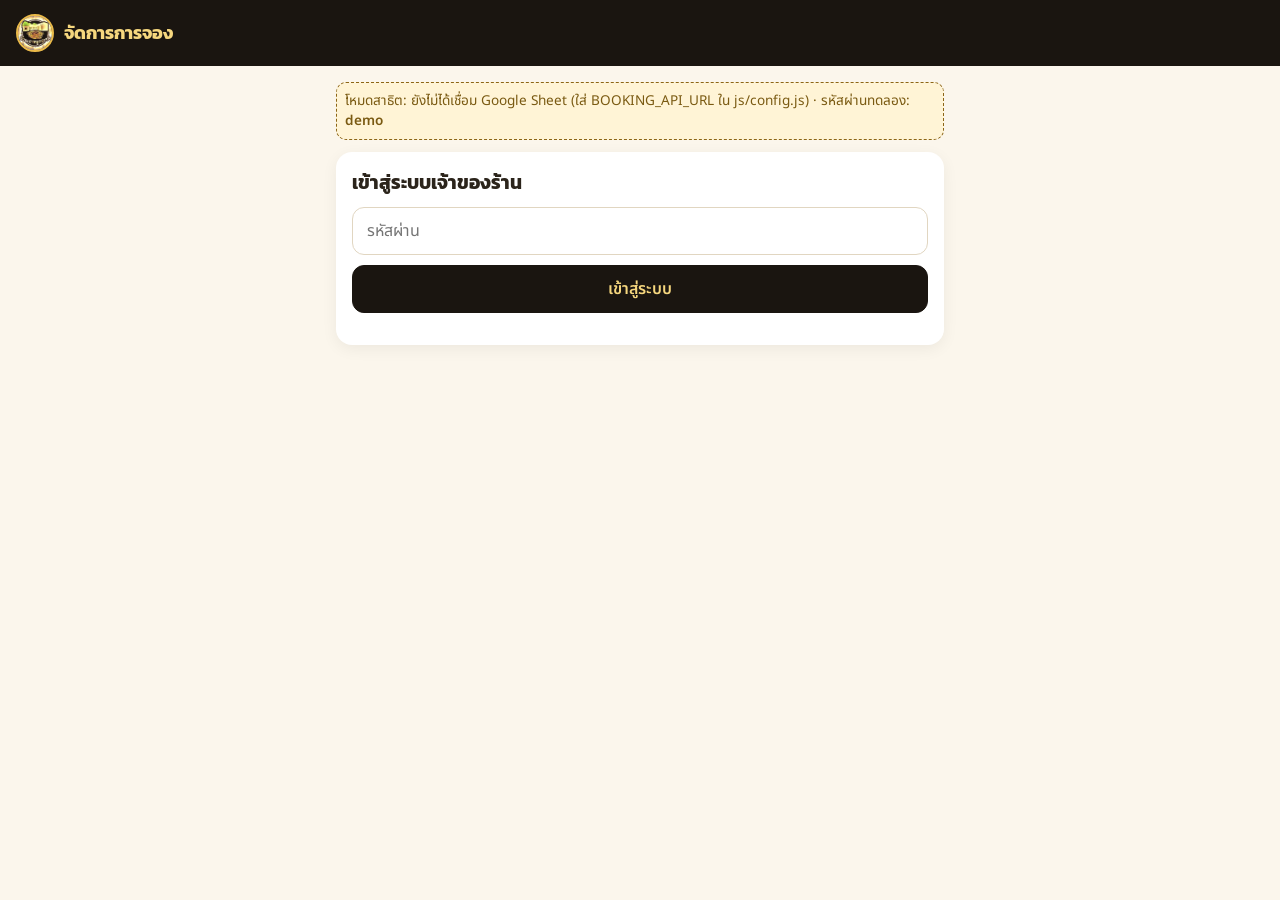
<file: owner.html>
<!doctype html>
<html lang="th">
<head>
<meta charset="utf-8">
<meta name="viewport" content="width=device-width, initial-scale=1">
<meta name="robots" content="noindex, nofollow">
<title>เจ้าของร้าน · จัดการการจอง | บ้านเราหมูกระทะ</title>
<link rel="icon" type="image/png" href="images/favicon-32.png">
<link rel="stylesheet" href="css/fonts.css" id="fontsCss">
<script>if(location.protocol==="file:")document.getElementById("fontsCss").href="css/fonts-embedded.css";</script>
<style>
:root{--ink:#1a1510;--gold:#e9b949;--gold2:#f6d77e;--cream:#fbf6ec;--muted:#6f6556;--red:#c0392b}
*{box-sizing:border-box}body{margin:0;font-family:"Noto Sans Thai",system-ui,sans-serif;background:var(--cream);color:#2b241b}
header{background:var(--ink);color:var(--gold2);padding:14px 16px;display:flex;align-items:center;gap:10px;position:sticky;top:0}
header img{width:38px;height:38px;border-radius:50%;border:2px solid var(--gold)}header b{font-family:Kanit,sans-serif;font-size:1.1rem}
header button{margin-left:auto;background:none;border:1px solid var(--gold);color:var(--gold2);border-radius:999px;padding:4px 12px;font:inherit;font-size:.8rem}
main{max-width:640px;margin:auto;padding:16px}
.card{background:#fff;border-radius:16px;padding:16px;margin-bottom:14px;box-shadow:0 4px 16px rgba(0,0,0,.06)}
h2{font-family:Kanit,sans-serif;margin:0 0 10px;font-size:1.2rem}
input,select,button.b{font:inherit;padding:11px 14px;border-radius:12px;border:1.5px solid #e1d6c1;width:100%}
button.b{background:var(--gold);border-color:var(--gold);font-weight:600;cursor:pointer;margin-top:10px}
button.b.dark{background:var(--ink);color:var(--gold2);border-color:var(--ink)}
.row{display:flex;gap:8px;align-items:center}.row>*{flex:1}
.stats{display:grid;grid-template-columns:repeat(3,1fr);gap:8px;text-align:center}
.stats div{background:var(--cream);border-radius:12px;padding:10px}.stats b{display:block;font-size:1.5rem;font-family:Kanit,sans-serif}
.bk{border-top:1px solid #eee;padding:12px 0;display:grid;grid-template-columns:60px 1fr auto;gap:10px;align-items:center}
.bk .t{font-family:Kanit,sans-serif;font-size:1.15rem}.bk small{color:var(--muted)}
.bk.cancelled{opacity:.45;text-decoration:line-through}
.x{background:#fff;border:1.5px solid var(--red);color:var(--red);border-radius:10px;padding:6px 10px;font:inherit;font-size:.85rem}
.pill{display:inline-block;background:#fde9b0;border-radius:999px;padding:2px 10px;font-size:.8rem;margin:2px}
.demo{background:#fff4d6;border:1px dashed #8c6516;color:#7a5a12;padding:8px;border-radius:10px;font-size:.85rem;margin-bottom:12px}
.err{color:var(--red)}a{color:#05a447}
</style>
</head>
<body>
<header><img src="images/logo.jpg" alt=""><b>จัดการการจอง</b><button id="logout" hidden>ออกจากระบบ</button></header>
<main>
  <div class="demo" id="demo" hidden>โหมดสาธิต: ยังไม่ได้เชื่อม Google Sheet (ใส่ BOOKING_API_URL ใน js/config.js) · รหัสผ่านทดลอง: <b>demo</b></div>
  <section class="card" id="login">
    <h2>เข้าสู่ระบบเจ้าของร้าน</h2>
    <input type="password" id="pw" placeholder="รหัสผ่าน" autocomplete="current-password">
    <button class="b dark" id="loginBtn">เข้าสู่ระบบ</button>
    <p class="err" id="loginErr"></p>
  </section>
  <div id="app" hidden>
    <section class="card">
      <div class="row"><input type="date" id="day"><button class="b" id="todayBtn" style="margin:0;flex:0 0 auto;width:auto">วันนี้</button></div>
      <div class="stats" style="margin-top:12px"><div><b id="sBk">0</b>การจอง</div><div><b id="sGu">0</b>ลูกค้า</div><div><b id="sBl">–</b>ปิดรับ</div></div>
    </section>
    <section class="card"><h2>รายการจอง</h2><div id="list"></div></section>
    <section class="card">
      <h2>ปิดรับจอง</h2>
      <div class="row"><select id="blkTime"><option value="">ทั้งคืน (ปิดร้าน/เต็ม)</option></select></div>
      <input id="blkReason" placeholder="เหตุผล (ไม่บังคับ) เช่น เหมาร้าน" style="margin-top:8px">
      <button class="b dark" id="blkBtn">ปิดรับจองช่วงนี้</button>
      <div id="blocks" style="margin-top:10px"></div>
    </section>
    <p style="font-size:.85rem;color:var(--muted)">เคล็ดลับ: เปิดแอป Google Sheets ในมือถือ ดูชีต “Bookings” ได้ตลอด เปลี่ยนช่อง Status เป็น cancelled เพื่อยกเลิกได้เช่นกัน</p>
  </div>
</main>
<script src="js/config.js"></script>
<script>
(function(){
  var C=window.SITE_CONFIG||{},API=(C.BOOKING_API_URL||'').trim(),DEMO=!API,$=function(i){return document.getElementById(i)};
  var pw=sessionStorage.getItem('brm_owner_pw')||'';
  if(DEMO)$('demo').hidden=false;
  function bkkToday(){return new Intl.DateTimeFormat('en-CA',{timeZone:'Asia/Bangkok'}).format(new Date())}
  function slots(){var o=toM(C.OPEN_TIME||'17:00'),c=toM(C.CLOSE_TIME||'22:00');if(c<=o)c+=1440;var out=[];for(var m=o;m<=c-(C.LAST_SEATING_BEFORE_CLOSE||60);m+=(C.SLOT_MINUTES||30))out.push(hh(m%1440));return out}
  function toM(t){var a=t.split(':');return +a[0]*60+ +a[1]}function hh(m){return String(Math.floor(m/60)).padStart(2,'0')+':'+String(m%60).padStart(2,'0')}
  // demo store
  var D={get:function(k){return JSON.parse(localStorage.getItem(k)||'[]')},set:function(k,v){localStorage.setItem(k,JSON.stringify(v))}};
  var api={
    list:function(date){ if(DEMO){return Promise.resolve({ok:true,bookings:D.get('brm_demo_bookings').filter(function(b){return b.date===date}).sort(function(a,b){return a.time<b.time?-1:1}),blocks:D.get('brm_demo_blocked').filter(function(b){return b.date===date})});}
      return fetch(API+'?action=list&date='+date+'&pw='+encodeURIComponent(pw)).then(function(r){return r.json()})},
    post:function(body){ if(DEMO){
        if(body.action==='cancel'){var a=D.get('brm_demo_bookings');a.forEach(function(b){if(b.ref===body.ref)b.status='cancelled'});D.set('brm_demo_bookings',a)}
        if(body.action==='block'){var k=D.get('brm_demo_blocked');k.push({date:body.date,time:body.time||'',reason:body.reason||''});D.set('brm_demo_blocked',k)}
        if(body.action==='unblock'){D.set('brm_demo_blocked',D.get('brm_demo_blocked').filter(function(b){return !(b.date===body.date&&(b.time||'')===(body.time||''))}))}
        return Promise.resolve({ok:true});}
      body.pw=pw;return fetch(API,{method:'POST',headers:{'Content-Type':'text/plain;charset=utf-8'},body:JSON.stringify(body)}).then(function(r){return r.json()})}
  };
  function login(p){
    if(DEMO){ if(p!=='demo'){$('loginErr').textContent='รหัสผ่านไม่ถูกต้อง';return} pw=p;start();return }
    pw=p; api.list(bkkToday()).then(function(r){ if(!r.ok){$('loginErr').textContent='รหัสผ่านไม่ถูกต้อง';return} start() }).catch(function(){$('loginErr').textContent='เชื่อมต่อไม่ได้'});
  }
  function start(){sessionStorage.setItem('brm_owner_pw',pw);$('login').hidden=true;$('app').hidden=false;$('logout').hidden=false;
    $('blkTime').innerHTML='<option value="">ทั้งคืน (ปิดร้าน/เต็ม)</option>'+slots().map(function(t){return '<option>'+t+'</option>'}).join('');
    if(!$('day').value)$('day').value=bkkToday();load()}
  function esc(s){return String(s||'').replace(/[&<>"]/g,function(c){return{'&':'&amp;','<':'&lt;','>':'&gt;','"':'&quot;'}[c]})}
  function load(){var d=$('day').value;$('list').innerHTML='กำลังโหลด…';
    api.list(d).then(function(r){
      if(!r.ok){$('list').innerHTML='<p class="err">'+esc(r.message||r.error)+'</p>';return}
      var act=r.bookings.filter(function(b){return b.status!=='cancelled'});
      $('sBk').textContent=act.length;$('sGu').textContent=act.reduce(function(s,b){return s+(+b.party||0)},0);
      $('sBl').textContent=r.blocks.length?r.blocks.length:'–';
      $('list').innerHTML=r.bookings.length?r.bookings.map(function(b){return '<div class="bk '+(b.status==='cancelled'?'cancelled':'')+'"><div class="t">'+b.time+'</div><div><b>'+esc(b.name)+'</b> · '+b.party+' ท่าน<br><small><a href="tel:'+esc(b.phone)+'">'+esc(b.phone)+'</a> · '+esc(b.ref)+(b.note?' · '+esc(b.note):'')+'</small></div>'+(b.status==='cancelled'?'<small>ยกเลิกแล้ว</small>':'<button class="x" data-ref="'+esc(b.ref)+'">ยกเลิก</button>')+'</div>'}).join(''):'<p style="color:#6f6556">ยังไม่มีการจองวันนี้</p>';
      $('blocks').innerHTML=r.blocks.map(function(b){return '<span class="pill">'+(b.time||'ทั้งคืน')+(b.reason?' · '+esc(b.reason):'')+' <a href="#" data-ub="'+(b.time||'')+'">✕</a></span>'}).join('');
    }).catch(function(){$('list').innerHTML='<p class="err">เชื่อมต่อไม่ได้</p>'})}
  $('loginBtn').onclick=function(){login($('pw').value)};$('pw').onkeydown=function(e){if(e.key==='Enter')login($('pw').value)};
  $('logout').onclick=function(){sessionStorage.removeItem('brm_owner_pw');location.reload()};
  $('day').onchange=load;$('todayBtn').onclick=function(){$('day').value=bkkToday();load()};
  $('list').onclick=function(e){var r=e.target.dataset.ref;if(r&&confirm('ยกเลิกการจอง '+r+' ?'))api.post({action:'cancel',ref:r}).then(load)};
  $('blkBtn').onclick=function(){api.post({action:'block',date:$('day').value,time:$('blkTime').value,reason:$('blkReason').value}).then(function(){$('blkReason').value='';load()})};
  $('blocks').onclick=function(e){if(e.target.dataset.ub!==undefined){e.preventDefault();api.post({action:'unblock',date:$('day').value,time:e.target.dataset.ub}).then(load)}};
  if(pw)login(pw);
})();
</script>
</body>
</html>
</file>
<file: css/fonts.css>
@font-face {
  font-family: 'Kanit';
  font-style: normal;
  font-weight: 500;
  font-display: optional;
  src: url(../fonts/Kanit-500-thai.woff2) format('woff2');
  unicode-range: U+02D7, U+0303, U+0331, U+0E01-0E5B, U+200C-200D, U+25CC;
}
@font-face {
  font-family: 'Kanit';
  font-style: normal;
  font-weight: 500;
  font-display: optional;
  src: url(../fonts/Kanit-500-latin.woff2) format('woff2');
  unicode-range: U+0000-00FF, U+0131, U+0152-0153, U+02BB-02BC, U+02C6, U+02DA, U+02DC, U+0304, U+0308, U+0329, U+2000-206F, U+20AC, U+2122, U+2191, U+2193, U+2212, U+2215, U+FEFF, U+FFFD;
}
@font-face {
  font-family: 'Kanit';
  font-style: normal;
  font-weight: 700;
  font-display: swap;
  src: url(../fonts/Kanit-700-thai.woff2) format('woff2');
  unicode-range: U+02D7, U+0303, U+0331, U+0E01-0E5B, U+200C-200D, U+25CC;
}
@font-face {
  font-family: 'Kanit';
  font-style: normal;
  font-weight: 700;
  font-display: swap;
  src: url(../fonts/Kanit-700-latin.woff2) format('woff2');
  unicode-range: U+0000-00FF, U+0131, U+0152-0153, U+02BB-02BC, U+02C6, U+02DA, U+02DC, U+0304, U+0308, U+0329, U+2000-206F, U+20AC, U+2122, U+2191, U+2193, U+2212, U+2215, U+FEFF, U+FFFD;
}
@font-face {
  font-family: 'Noto Sans Thai';
  font-style: normal;
  font-weight: 400;
  font-stretch: 100%;
  font-display: swap;
  src: url(../fonts/NotoSansThai-400-thai.woff2) format('woff2');
  unicode-range: U+02D7, U+0303, U+0331, U+0E01-0E5B, U+200C-200D, U+25CC;
}
@font-face {
  font-family: 'Noto Sans Thai';
  font-style: normal;
  font-weight: 400;
  font-stretch: 100%;
  font-display: swap;
  src: url(../fonts/NotoSansThai-400-latin.woff2) format('woff2');
  unicode-range: U+0000-00FF, U+0131, U+0152-0153, U+02BB-02BC, U+02C6, U+02DA, U+02DC, U+0304, U+0308, U+0329, U+2000-206F, U+20AC, U+2122, U+2191, U+2193, U+2212, U+2215, U+FEFF, U+FFFD;
}
/* Weight 600 is the same file as 400 (the old 600 files were byte-identical copies).
   Pointing both weights at one file keeps the glyphs unchanged and avoids a second download. */
@font-face {
  font-family: 'Noto Sans Thai';
  font-style: normal;
  font-weight: 600;
  font-stretch: 100%;
  font-display: swap;
  src: url(../fonts/NotoSansThai-400-thai.woff2) format('woff2');
  unicode-range: U+02D7, U+0303, U+0331, U+0E01-0E5B, U+200C-200D, U+25CC;
}
@font-face {
  font-family: 'Noto Sans Thai';
  font-style: normal;
  font-weight: 600;
  font-stretch: 100%;
  font-display: swap;
  src: url(../fonts/NotoSansThai-400-latin.woff2) format('woff2');
  unicode-range: U+0000-00FF, U+0131, U+0152-0153, U+02BB-02BC, U+02C6, U+02DA, U+02DC, U+0304, U+0308, U+0329, U+2000-206F, U+20AC, U+2122, U+2191, U+2193, U+2212, U+2215, U+FEFF, U+FFFD;
}
</file>
<file: css/style.css>
:root{
  --black:#0f0c08; --ink:#1a1510; --ink2:#241d15; --gold:#e9b949; --gold2:#f6d77e; --gold-d:#8c6516; /* light backgrounds only (all current uses are); dark sections use --gold, e.g. .dark .kicker */
  --cream:#fbf6ec; --cream2:#f3ead8; --text:#2b241b; --muted:#6f6556; --line:#06c755; --line-d:#05a447;
  --radius:18px; --shadow:0 10px 30px rgba(15,12,8,.12); --shadow-lg:0 20px 50px rgba(0,0,0,.35);
  --head:"Kanit","Noto Sans Thai",system-ui,sans-serif; --body:"Noto Sans Thai","Kanit",system-ui,sans-serif;
}
*{box-sizing:border-box}
html{scroll-behavior:smooth;-webkit-text-size-adjust:100%}
body{margin:0;font-family:var(--body);color:var(--text);background:var(--cream);line-height:1.7;font-size:16px}
img{max-width:100%;height:auto;display:block}
a{color:inherit}
h1,h2,h3{font-family:var(--head);line-height:1.25;margin:0 0 .5em;font-weight:700}
p{margin:0 0 1em}
.wrap{width:min(1180px,100% - 40px);margin-inline:auto}
.skip{position:absolute;left:-999px}.skip:focus{left:10px;top:10px;z-index:99;background:#fff;padding:8px}
.i{width:1.25em;height:1.25em;flex:none}
.gold{color:var(--gold)}

/* buttons */
.btn{display:inline-flex;align-items:center;justify-content:center;gap:.5em;padding:.75em 1.3em;border-radius:999px;font-family:var(--head);font-weight:500;font-size:1rem;text-decoration:none;border:2px solid transparent;cursor:pointer;transition:transform .15s,box-shadow .15s,background .15s;line-height:1.2;white-space:nowrap}
.btn:hover{transform:translateY(-2px)}
.btn-sm{padding:.5em 1em;font-size:.9rem}.btn-lg{padding:.9em 1.6em;font-size:1.08rem}.btn-xl{padding:1.1em 1.6em;font-size:1.3rem}
.btn-block{width:100%}
.btn-gold{background:linear-gradient(180deg,var(--gold2),var(--gold));color:var(--black);box-shadow:0 6px 18px rgba(233,185,73,.35)}
.btn-line{background:var(--line);color:#fff;box-shadow:0 6px 18px rgba(6,199,85,.3)}.btn-line:hover{background:var(--line-d)}
.btn-ghost{background:rgba(255,255,255,.08);color:#fff;border-color:rgba(255,255,255,.4);backdrop-filter:blur(4px)}
.btn-outline{border-color:var(--ink);color:var(--ink)}
.btn-white{background:#fff;color:var(--line-d)}
.link-btn{background:none;border:0;color:var(--gold-d);text-decoration:underline;font:inherit;cursor:pointer;margin-top:12px}

/* header */
.site-header{position:sticky;top:0;z-index:50;background:rgba(15,12,8,.92);backdrop-filter:blur(10px);border-bottom:1px solid rgba(233,185,73,.25);color:#fff}
.header-inner{display:flex;align-items:center;gap:16px;height:68px}
.brand{display:flex;align-items:center;gap:10px;text-decoration:none;min-width:0}
.brand img{width:46px;height:46px;border-radius:50%;border:2px solid var(--gold);box-shadow:0 0 14px rgba(233,185,73,.45)}
.brand-text{display:flex;flex-direction:column;line-height:1.15}
.brand-text strong{font-family:var(--head);font-size:1.2rem;color:var(--gold2);font-weight:700}
.brand-text small{font-size:.7rem;color:#cbbd9f;letter-spacing:.04em}
.nav{display:none;margin-left:auto;gap:4px}
.nav a{text-decoration:none;padding:8px 12px;border-radius:999px;font-size:.95rem;color:#efe6d2}
.nav a:hover{background:rgba(233,185,73,.15);color:var(--gold2)}
.header-actions{display:flex;align-items:center;gap:10px;margin-left:auto}
.lang-toggle{display:flex;border:1px solid rgba(233,185,73,.6);border-radius:999px;background:transparent;padding:3px;font-family:var(--head);font-size:.8rem}
.lang-toggle a{padding:4px 9px;border-radius:999px;color:#cbbd9f;text-decoration:none}
.lang-toggle a.on{background:var(--gold);color:var(--black);font-weight:700}
.menu-btn{width:42px;height:42px;border:0;background:transparent;display:flex;flex-direction:column;justify-content:center;gap:5px;cursor:pointer;padding:9px}
.menu-btn span{height:2px;background:var(--gold2);border-radius:2px}
.hide-sm{display:none}
.nav.open{display:flex;position:absolute;top:68px;left:0;right:0;flex-direction:column;background:var(--black);padding:12px 20px 20px;border-bottom:1px solid rgba(233,185,73,.3)}
.nav.open a{padding:12px;font-size:1.05rem}

/* hero */
.hero{position:relative;min-height:calc(100svh - 68px);display:flex;align-items:flex-end;color:#fff;overflow:hidden;background:var(--black)}
.hero-bg{position:absolute;inset:0;width:100%;height:100%;object-fit:cover}
.hero picture{position:absolute;inset:0}
.hero-shade{position:absolute;inset:0;background:linear-gradient(180deg,rgba(15,12,8,.35) 0%,rgba(15,12,8,.55) 40%,rgba(15,12,8,.94) 100%)}
.hero-content{position:relative;padding:120px 0 48px}
.eyebrow{display:inline-flex;align-items:center;gap:8px;background:rgba(15,12,8,.6);border:1px solid rgba(233,185,73,.5);padding:6px 14px;border-radius:999px;font-size:.9rem;color:#f2e7cc}
.eyebrow b{color:var(--gold2)}
.eyebrow{flex-wrap:wrap;row-gap:2px}.eyebrow>span:not(.dot),.eyebrow b{white-space:nowrap}/* EN: keep "Open daily" / "opposite Wang Badan" whole on narrow phones */
.dot{width:8px;height:8px;border-radius:50%;background:var(--line);box-shadow:0 0 0 4px rgba(6,199,85,.25)}
.hero h1{font-size:clamp(2.8rem,11vw,6rem);margin:.25em 0 .1em;text-shadow:0 4px 30px rgba(0,0,0,.6);letter-spacing:-.01em}
.hero-tag{font-family:var(--head);font-size:clamp(1.15rem,3.6vw,1.75rem);color:var(--gold2);margin-bottom:.5em;font-weight:500}
.hero-sub{max-width:640px;color:#eadfc8;font-size:1.02rem}
.hero-cta{display:flex;flex-wrap:wrap;gap:12px;margin:22px 0 26px}
.hero-cta .btn{flex:1 1 auto}
.hero-badges{list-style:none;padding:0;margin:0;display:flex;flex-wrap:wrap;gap:8px 10px}
.hero-badges li{display:flex;align-items:center;gap:6px;font-size:.88rem;background:rgba(255,255,255,.08);border:1px solid rgba(255,255,255,.18);padding:6px 12px;border-radius:999px;color:#f3ead6}
.hero-badges .i{color:var(--gold2);width:1.1em;height:1.1em}

/* pillars */
.pillars{background:var(--black);padding:0 0 40px}
.pillar-grid{display:grid;gap:14px}
.pillar{display:block;text-decoration:none;background:linear-gradient(160deg,#231b12,#17120c);border:1px solid rgba(233,185,73,.25);border-radius:var(--radius);padding:22px;color:#efe6d2;transition:border-color .2s,transform .2s}
.pillar:hover{border-color:var(--gold);transform:translateY(-3px)}
.pillar h3{color:var(--gold2);font-size:1.25rem;margin:.6em 0 .3em}
.pillar p{margin:0;color:#cfc3a9;font-size:.95rem}
.pillar-ico{display:inline-grid;place-items:center;width:52px;height:52px;border-radius:14px;background:rgba(233,185,73,.14);color:var(--gold2)}
.pillar-ico .i{width:28px;height:28px}

/* sections */
.section{padding:72px 0}
.dark{background:var(--ink);color:#efe6d2}
.dark .section-head p{color:#cdbf9f}
.section-head{text-align:center;max-width:720px;margin:0 auto 36px}
.section-head h2{font-size:clamp(1.8rem,5vw,2.7rem)}
.section-head p{color:var(--muted)}
.kicker{display:inline-block;font-family:var(--head);color:var(--gold-d);font-weight:500;letter-spacing:.06em;font-size:.95rem;margin-bottom:6px;position:relative;padding:0 26px}
.kicker::before,.kicker::after{content:"";position:absolute;top:50%;width:18px;height:2px;background:currentColor}
.kicker::before{left:0}.kicker::after{right:0}
.dark .kicker{color:var(--gold)}

/* about */
.about-grid{display:grid;gap:40px;align-items:center}
.about-media{position:relative;padding-bottom:40px}
.about-photo{border-radius:24px;box-shadow:var(--shadow);aspect-ratio:4/3;object-fit:cover;width:100%}
.about-logo{position:absolute;right:-6px;bottom:0;width:38%;max-width:180px;border-radius:50%;border:5px solid var(--cream);box-shadow:0 0 0 2px var(--gold),0 0 40px rgba(233,185,73,.55)}
.about-text h2{font-size:clamp(1.8rem,5vw,2.6rem)}
.about-text .kicker{padding-left:0}.about-text .kicker::before{display:none}
.ticks{list-style:none;padding:0;margin:0 0 24px;display:grid;gap:10px}
.ticks li{position:relative;padding-left:34px}
.ticks li::before{content:"✓";position:absolute;left:0;top:2px;width:24px;height:24px;border-radius:50%;background:var(--gold);color:var(--black);display:grid;place-items:center;font-size:.8rem;font-weight:700}
.about-cta{display:flex;flex-wrap:wrap;gap:12px}

/* menu */
.feature-dish{display:grid;grid-template-columns:110px 1fr;gap:18px;align-items:center;background:linear-gradient(120deg,rgba(233,185,73,.16),rgba(233,185,73,.04));border:1px solid rgba(233,185,73,.35);border-radius:22px;padding:18px;margin-bottom:22px}
.feature-dish img{width:110px;height:110px;border-radius:16px;object-fit:cover}
.feature-dish h3{color:var(--gold2);font-size:1.5rem;margin:.2em 0}
.feature-dish p{margin:0;color:#d8ccb1;font-size:.95rem}
.tag{display:inline-block;background:var(--gold);color:var(--black);font-size:.75rem;font-weight:700;padding:2px 10px;border-radius:999px;font-family:var(--head)}
.menu-grid{display:grid;grid-template-columns:repeat(2,1fr);gap:14px}
.menu-card{display:flex;flex-direction:column;background:#211a12;border:1px solid rgba(233,185,73,.18);border-radius:18px;overflow:hidden;transition:transform .2s,border-color .2s}
.menu-card:hover{transform:translateY(-4px);border-color:var(--gold)}
.menu-card img{width:100%;aspect-ratio:1/1;object-fit:cover}
.mc-body{padding:12px 14px 16px}
.mc-body h3{font-size:1.1rem;color:var(--gold2);margin:0 0 .2em}
.mc-body p{font-size:.86rem;color:#c9bda2;margin:0;line-height:1.55}
.mc-ico{display:grid;place-items:center;aspect-ratio:1/1;background:radial-gradient(circle at 50% 40%,#3a2c18,#1a140d);color:var(--gold2)}
.mc-ico .i{width:38%;height:38%;stroke-width:1.5}
.menu-note{text-align:center;color:#a99c80;font-size:.85rem;margin:22px 0 0}

/* promo */
.promo-grid{display:grid;gap:22px}
.promo-main{display:grid;gap:22px;align-items:center;background:linear-gradient(135deg,#fff7e0,#fde9b0);border-radius:26px;padding:26px;box-shadow:var(--shadow);border:1px solid #f0d58c}
.promo-main img{width:100%;max-width:260px;margin:auto;border-radius:18px;box-shadow:0 12px 30px rgba(120,80,0,.25);transform:rotate(-2deg)}
.promo-main h2{font-size:clamp(1.7rem,5vw,2.4rem);color:var(--ink)}
.promo-main .btn{white-space:normal;text-align:center;max-width:100%}.promo-main .kicker{padding-left:0}.promo-main .kicker::before{display:none}
.promo-side{display:grid;gap:14px}
.mini-card{display:flex;gap:14px;align-items:flex-start;background:#fff;border-radius:18px;padding:18px;box-shadow:0 4px 18px rgba(15,12,8,.07);border:1px solid var(--cream2)}
.mini-card h3{font-size:1.1rem;margin:0 0 .2em}
.mini-card p{margin:0;color:var(--muted);font-size:.92rem}
.mini-ico{flex:none;display:grid;place-items:center;width:46px;height:46px;border-radius:12px;background:var(--ink);color:var(--gold2)}

/* booking */
.booking-wrap{max-width:760px}
.booker{background:var(--cream);color:var(--text);border-radius:26px;padding:22px 18px 26px;box-shadow:var(--shadow-lg);border:1px solid rgba(233,185,73,.5)}
.steps{list-style:none;padding:0;margin:0 0 18px;display:grid;grid-template-columns:repeat(4,1fr);gap:6px;counter-reset:s}
.steps li{display:flex;flex-direction:column;align-items:center;gap:4px;font-size:.78rem;color:#9a8f7b;position:relative}
.steps li b{width:32px;height:32px;border-radius:50%;display:grid;place-items:center;background:var(--cream2);color:#8f846f;font-family:var(--head);z-index:1}
.steps li:not(:last-child)::after{content:"";position:absolute;top:16px;left:calc(50% + 18px);right:calc(-50% + 18px);height:2px;background:var(--cream2)}
.steps li.active b{background:var(--ink);color:var(--gold2);box-shadow:0 0 0 3px rgba(233,185,73,.5)}
.steps li.active{color:var(--ink);font-weight:600}
.steps li.done b{background:var(--gold);color:var(--black)}
.steps li.done::after{background:var(--gold)}
.demo-flag{background:#fff4d6;border:1px dashed var(--gold-d);color:#7a5a12;font-size:.78rem;padding:6px 10px;border-radius:10px;text-align:center;margin-bottom:14px}
.pane-title{font-size:1.25rem;margin:.2em 0 .8em;color:var(--ink)}
.back{background:none;border:0;color:var(--gold-d);font:inherit;font-size:.9rem;cursor:pointer;padding:0;margin-bottom:6px}
.hint{color:var(--muted);font-size:.86rem;margin:12px 0 0}.hint.center{text-align:center}
.cal{background:#fff;border-radius:18px;padding:14px;border:1px solid var(--cream2)}
.cal-head{display:flex;align-items:center;justify-content:space-between;margin-bottom:8px}
.cal-head strong{font-family:var(--head);font-size:1.1rem}
.cal-nav{width:40px;height:40px;border-radius:50%;border:1px solid var(--cream2);background:#fff;font-size:1.4rem;cursor:pointer;line-height:1}
.cal-nav:disabled{opacity:.3;cursor:default}
.cal-dow,.cal-grid{display:grid;grid-template-columns:repeat(7,1fr);gap:4px;text-align:center}
.cal-dow span{font-size:.75rem;color:var(--muted);padding:4px 0}
.cal-grid button{aspect-ratio:1/1;border:0;border-radius:12px;background:var(--cream);font-family:var(--head);font-size:1rem;cursor:pointer;color:var(--text);transition:background .15s}
.cal-grid button:hover:not(:disabled){background:#fde9b0}
.cal-grid button:disabled{background:transparent;color:#cfc6b6;cursor:default}
.cal-grid button.today{box-shadow:inset 0 0 0 2px var(--gold)}
.cal-grid button.sel{background:var(--ink);color:var(--gold2)}
.slots{display:grid;grid-template-columns:repeat(3,1fr);gap:10px}
.slot{border:2px solid #cfe9d6;background:#fff;border-radius:14px;padding:10px 4px;cursor:pointer;font-family:var(--head);display:flex;flex-direction:column;align-items:center;line-height:1.2;color:var(--text)}
.slot strong{font-size:1.15rem}
.slot small{font-size:.72rem;color:#3b8a55;margin-top:3px;font-family:var(--body)}
.slot.low{border-color:#f3cf7a}.slot.low small{color:#a5710a}
.slot.full,.slot:disabled{background:#f1ede6;border-color:#e6dfd2;color:#b3a998;cursor:not-allowed;text-decoration:line-through}
.slot.full small{color:#b3a998;text-decoration:none}
.slot.sel{background:var(--ink);border-color:var(--ink);color:var(--gold2)}.slot.sel small{color:#e9dcb8}
.slot-legend{display:flex;gap:16px;justify-content:center;margin-top:14px;font-size:.8rem;color:var(--muted)}
.slot-legend>span{display:flex;align-items:center;gap:6px}
.slot-legend i{width:12px;height:12px;border-radius:4px;display:inline-block}
.lg-ok{border:2px solid #cfe9d6;background:#fff}.lg-low{border:2px solid #f3cf7a}.lg-full{background:#e6dfd2}
.loading{grid-column:1/-1;text-align:center;color:var(--muted);padding:20px}
.lbl{font-weight:600;display:block;margin-bottom:8px}
.party{display:flex;align-items:center;gap:14px}
.pbtn{width:48px;height:48px;border-radius:50%;border:2px solid var(--ink);background:#fff;font-size:1.5rem;cursor:pointer;line-height:1}
.pbtn:disabled{opacity:.3}
.party output{font-family:var(--head);font-size:2rem;font-weight:700;min-width:48px;text-align:center}
.party-unit{color:var(--muted)}
.party-quick{display:flex;flex-wrap:wrap;gap:8px;margin-top:12px}
.party-quick button{border:1px solid #e3d8c3;background:#fff;border-radius:999px;padding:6px 14px;font:inherit;font-size:.9rem;cursor:pointer}
.party-quick button.sel{background:var(--gold);border-color:var(--gold);font-weight:600}
.fields{display:grid;gap:14px;margin:20px 0}
.field label{display:block;font-weight:600;font-size:.92rem;margin-bottom:4px}
.field input,.field textarea{width:100%;font:inherit;padding:12px 14px;border:1.5px solid #e1d6c1;border-radius:12px;background:#fff;color:var(--text)}
.field input:focus,.field textarea:focus{outline:none;border-color:var(--gold-d);box-shadow:0 0 0 3px rgba(233,185,73,.3)}
.field .err{display:none;color:#c0392b;font-size:.8rem}
.field.invalid input{border-color:#c0392b}.field.invalid .err{display:block}
.form-error{background:#fdecea;color:#a12a1d;padding:10px 14px;border-radius:12px;margin-bottom:12px;font-size:.92rem}
.confirm{text-align:center;padding:8px 4px}
.confirm-ico{width:76px;height:76px;margin:0 auto 12px;border-radius:50%;background:var(--line);color:#fff;font-size:2.4rem;display:grid;place-items:center;box-shadow:0 0 0 10px rgba(6,199,85,.15)}
.confirm h3{font-size:1.7rem;color:var(--ink)}
.ref{display:inline-block;font-family:var(--head);font-size:2rem;letter-spacing:.12em;background:var(--ink);color:var(--gold2);padding:8px 22px;border-radius:14px;margin:4px 0 18px}
.conf-list{display:grid;grid-template-columns:auto 1fr;gap:8px 16px;text-align:left;background:#fff;border-radius:16px;padding:16px 18px;border:1px solid var(--cream2);margin:0 0 12px}
.conf-list dt{color:var(--muted);font-size:.9rem}.conf-list dd{margin:0;font-weight:600}
.confirm-cta{display:flex;flex-wrap:wrap;gap:10px;justify-content:center;margin-top:16px}
.confirm-cta .btn-ghost{color:var(--ink);border-color:var(--ink);background:transparent}

/* find */
.find-grid{display:grid;gap:22px}
.map-box{position:relative;border-radius:24px;overflow:hidden;box-shadow:var(--shadow);border:3px solid #fff;background:#e8e2d4;min-height:340px}
.map-box iframe{display:block;width:100%;height:100%;min-height:340px;border:0}
.map-open{position:absolute;right:12px;bottom:12px;background:var(--ink);color:var(--gold2);text-decoration:none;padding:8px 14px;border-radius:999px;font-size:.88rem;box-shadow:var(--shadow)}
.info-list{list-style:none;padding:0;margin:20px 0 0;display:grid;gap:12px}
.info-list li{display:flex;gap:14px;background:#fff;border-radius:16px;padding:14px 16px;border:1px solid var(--cream2)}
.info-list p{margin:0;color:var(--muted)}
.info-list b{font-family:var(--head);font-weight:500}
.info-list p b{color:var(--ink)}
.ii{flex:none;width:42px;height:42px;border-radius:12px;background:var(--ink);color:var(--gold2);display:grid;place-items:center}

/* contact */
.contact-grid{display:grid;gap:18px}
.line-card{display:flex;align-items:center;gap:16px;background:var(--line);color:#fff;text-decoration:none;border-radius:24px;padding:22px;box-shadow:0 14px 34px rgba(6,199,85,.3);flex-wrap:wrap}
.line-card strong{display:block;font-family:var(--head);font-size:1.6rem;line-height:1.2}
.line-card small{opacity:.9}
.line-card .btn{margin-left:auto}
.line-logo{width:64px;height:64px;border-radius:18px;background:#fff;color:var(--line);display:grid;place-items:center}
.line-logo .i{width:44px;height:44px}
.contact-list{display:grid;grid-template-columns:1fr 1fr;gap:12px}
.c-item{display:flex;align-items:center;gap:12px;background:#211a12;border:1px solid rgba(233,185,73,.2);border-radius:16px;padding:14px;text-decoration:none;color:#f1e7d0;font-family:var(--head);min-width:0}
.c-item small{display:block;color:#a99c80;font-family:var(--body);font-size:.75rem}
.c-item .i{color:var(--gold2);width:26px;height:26px}
.c-item span{min-width:0;overflow:hidden;text-overflow:ellipsis}

/* footer */
.footer{background:var(--black);color:#cbbd9f;padding:40px 0 100px;border-top:1px solid rgba(233,185,73,.25)}
.footer-inner{display:grid;gap:20px}
.f-brand{display:flex;gap:14px;align-items:center}
.f-brand img{border-radius:50%;border:2px solid var(--gold)}
.f-brand strong{font-family:var(--head);color:var(--gold2);font-size:1.3rem}
.f-brand p{margin:0;font-size:.9rem}
.f-cols p{margin:0 0 6px;font-size:.92rem}
.f-cols a{color:var(--gold2);display:inline-block;min-height:24px}
.f-bottom{margin-top:24px;padding-top:18px;border-top:1px solid rgba(255,255,255,.08);font-size:.8rem;color:#857a65}

/* floating mobile bar */
.fab-bar{position:fixed;left:12px;right:12px;bottom:calc(12px + env(safe-area-inset-bottom));z-index:60;display:flex;gap:8px}
.fab{display:flex;align-items:center;justify-content:center;gap:8px;text-decoration:none;border-radius:999px;font-family:var(--head);font-weight:500;padding:13px 16px;box-shadow:0 8px 24px rgba(0,0,0,.3)}
.fab-line{flex:1.3;background:var(--line);color:#fff}
.fab-book{flex:1;background:var(--gold);color:var(--black)}
.fab-map{background:var(--ink);color:var(--gold2);width:50px;padding:0}

@media (min-width:640px){
  .pillar-grid{grid-template-columns:repeat(3,1fr)}
  .menu-grid{grid-template-columns:repeat(3,1fr)}
  .fields{grid-template-columns:1fr 1fr}.field.full{grid-column:1/-1}
  .slots{grid-template-columns:repeat(4,1fr)}
  .booker{padding:30px 34px 34px}
  .promo-main{grid-template-columns:240px 1fr}
  .hero-cta .btn{flex:0 0 auto}
}
@media (min-width:960px){
  .nav{display:flex}.menu-btn{display:none}.hide-sm{display:inline-flex}
  .header-actions{margin-left:12px}
  .hero{min-height:720px;align-items:center}
  .hero-content{padding:80px 0}
  .pillars{padding:0 0 64px}.pillar-grid{margin-top:-56px;position:relative;z-index:2}
  .section{padding:96px 0}
  .about-grid{grid-template-columns:1.05fr 1fr;gap:64px}
  .menu-grid{grid-template-columns:repeat(6,1fr)}
  .feature-dish{grid-template-columns:150px 1fr;padding:22px 26px}.feature-dish img{width:150px;height:150px}
  .promo-grid{grid-template-columns:1.5fr 1fr;align-items:stretch}
  .find-grid{grid-template-columns:1.6fr 1fr;align-items:stretch}
  .map-box,.map-box iframe{min-height:520px}
  .contact-grid{grid-template-columns:1.1fr 1fr;align-items:stretch}
  .footer{padding-bottom:40px}.footer-inner{grid-template-columns:1fr 1fr;align-items:center}
  .fab-bar{left:auto;right:24px;bottom:24px}
  .fab-book,.fab-map{display:none}
  .fab-line{padding:14px 22px}
}
@media (prefers-reduced-motion:reduce){*{transition:none!important;scroll-behavior:auto!important}}
/* refinements */
.about-photo{aspect-ratio:960/740}
.about-text .kicker::after,.promo-main .kicker::after{display:none}
@media (min-width:640px){.cal-grid button{aspect-ratio:auto;height:50px}.cal{padding:18px 22px}}
@media (min-width:960px){
  .hero-shade{background:linear-gradient(90deg,rgba(15,12,8,.94) 0%,rgba(15,12,8,.82) 38%,rgba(15,12,8,.35) 70%,rgba(15,12,8,.2) 100%),linear-gradient(180deg,rgba(15,12,8,0) 60%,rgba(15,12,8,.95) 100%)}
  .about-media{max-width:580px}
}
@media (max-width:479px){.hide-xs{display:none}}
.fab-bar{transition:opacity .2s,transform .2s}
.fab-bar.away{opacity:0;transform:translateY(20px);pointer-events:none}
@media (min-width:960px){
  .hero-shade{background:linear-gradient(90deg,rgba(15,12,8,.95) 0%,rgba(15,12,8,.88) 42%,rgba(15,12,8,.55) 72%,rgba(15,12,8,.3) 100%),linear-gradient(180deg,rgba(15,12,8,0) 60%,rgba(15,12,8,.95) 100%)}
  .fab-bar{opacity:0;pointer-events:none;transform:translateY(20px)}
  body.scrolled .fab-bar{opacity:1;pointer-events:auto;transform:none}
}
@media (max-width:959px){.hero-content{padding-bottom:96px}.hero h1{font-size:clamp(3rem,13vw,4.5rem)}}

@media (max-width:479px){.contact-list{grid-template-columns:1fr}}
.slot.full,.slot:disabled{text-decoration:none}.slot:disabled strong{text-decoration:line-through}
/* hero v2: dining-area photo (hero-new.jpg), lighter overlay so the photo shows */
.hero-shade{background:linear-gradient(180deg,rgba(15,12,8,.25) 0%,rgba(15,12,8,.45) 35%,rgba(15,12,8,.9) 72%,rgba(15,12,8,.97) 100%)}
@media (min-width:960px){
  .hero-shade{background:linear-gradient(90deg,rgba(15,12,8,.9) 0%,rgba(15,12,8,.72) 36%,rgba(15,12,8,.3) 64%,rgba(15,12,8,.12) 100%),linear-gradient(180deg,rgba(15,12,8,.25) 0%,rgba(15,12,8,0) 25%,rgba(15,12,8,0) 62%,rgba(15,12,8,.92) 100%)}
}
@media (max-width:959px){.hero-shade{background:linear-gradient(180deg,rgba(15,12,8,.2) 0%,rgba(15,12,8,.4) 32%,rgba(15,12,8,.8) 70%,rgba(15,12,8,.95) 100%)}}

/* ================= v3: full hero photo ================= */
.hero{display:block;min-height:0;overflow:hidden}
.hero-blur{display:none}
.hero .hero-pic{position:relative;inset:auto;display:block}
.hero-bg{position:relative;inset:auto;width:100%;height:auto;aspect-ratio:4/3;object-fit:cover}
.hero-shade{position:absolute;left:0;right:0;top:0;bottom:auto;height:75vw;background:linear-gradient(180deg,rgba(15,12,8,.3) 0%,rgba(15,12,8,0) 16%,rgba(15,12,8,0) 52%,rgba(15,12,8,.78) 82%,#0f0c08 100%)}
.hero-content{margin-top:-16vw;padding:0 0 44px}
@media (max-width:959px){.hero-content{padding-bottom:44px}.hero h1{font-size:clamp(2.9rem,12.5vw,4.5rem)}}
@media (min-width:960px){
  .hero{display:flex;align-items:center;height:clamp(620px,calc(100vh - 68px),800px);min-height:0}
  .hero-blur{display:block;position:absolute;left:-60px;top:-60px;width:calc(100% + 120px);height:calc(100% + 120px);max-width:none;object-fit:cover;filter:blur(40px) brightness(.4) saturate(1.15)}
  .hero .hero-pic{position:static}
  .hero-bg{position:absolute;top:0;right:0;height:100%;width:auto;max-width:none;aspect-ratio:4/3;object-fit:cover;
    -webkit-mask-image:linear-gradient(90deg,transparent 0,#000 12%);mask-image:linear-gradient(90deg,transparent 0,#000 12%)}
  .hero-shade{inset:0;height:auto;background:linear-gradient(90deg,rgba(15,12,8,.78) 0%,rgba(15,12,8,.55) 30%,rgba(15,12,8,.12) 50%,rgba(15,12,8,0) 60%),linear-gradient(180deg,rgba(15,12,8,0) 82%,rgba(15,12,8,.55) 100%)}
  .hero-content{margin-top:0;padding:40px 0}
  .hero-content>*{max-width:600px}
  .hero h1{font-size:clamp(3.5rem,6vw,5.4rem)}
  .hero-sub{max-width:540px}
  .pillars{padding:40px 0 64px}.pillar-grid{margin-top:0}
}

/* ================= story ================= */
.story-grid{display:grid;gap:36px;align-items:center}
.story-text h2{font-size:clamp(1.8rem,5vw,2.6rem);color:#fff}
.story-text p{color:#ddd1b6}
.story .kicker{padding-left:0}.story .kicker::before,.story .kicker::after{display:none}
.timeline{list-style:none;margin:22px 0;padding:0 0 0 22px;border-left:2px solid rgba(233,185,73,.4);display:grid;gap:14px}
.timeline li{position:relative;display:flex;flex-direction:column}
.timeline li::before{content:"";position:absolute;left:-30px;top:6px;width:14px;height:14px;border-radius:50%;background:var(--ink);border:2px solid var(--gold)}
.timeline li.now::before{background:var(--gold);box-shadow:0 0 0 5px rgba(233,185,73,.25)}
.timeline b{font-family:var(--head);color:var(--gold2);font-weight:500}
.timeline span{color:#cfc3a9;font-size:.95rem}
.story blockquote{margin:22px 0;padding:16px 20px;border-radius:16px;background:rgba(233,185,73,.1);border-left:4px solid var(--gold)}
.story blockquote p{font-family:var(--head);font-size:1.2rem;color:#fff;margin:0 0 4px}
.story blockquote cite{font-style:normal;color:#a99c80;font-size:.85rem}
.story-close{font-family:var(--head);color:var(--gold2)!important;font-size:1.1rem}
.vcard-wide .vwrap{aspect-ratio:4/3}
@media (min-width:960px){.story-grid{grid-template-columns:1.05fr 1fr;gap:56px}}

/* ================= video cards ================= */
.vcard{background:#211a12;border:1px solid rgba(233,185,73,.22);border-radius:18px;overflow:hidden;display:flex;flex-direction:column}
.vwrap{position:relative;aspect-ratio:9/16;background:#000}
.vposter{position:absolute;inset:0;display:block;z-index:0}
.vposter img{width:100%;height:100%;max-width:none;object-fit:cover}
.vwrap video{position:absolute;inset:0;width:100%;height:100%;object-fit:cover;display:block;cursor:pointer;z-index:1;background:transparent}
.vcard:not(.playing):not(.loading) .vwrap video{opacity:0}
.vplay,.vsound{z-index:2}
.vplay{position:absolute;inset:0;margin:auto;width:64px;height:64px;border-radius:50%;border:2px solid rgba(255,255,255,.7);background:rgba(15,12,8,.5);color:#fff;display:grid;place-items:center;cursor:pointer;transition:opacity .2s,transform .2s;backdrop-filter:blur(3px)}
.vplay .i{width:28px;height:28px;margin-left:3px}
.vplay:hover{transform:scale(1.06)}
.vcard.playing .vplay{opacity:0;pointer-events:none}
.vcard.loading .vplay{animation:vpulse 1s infinite}
@keyframes vpulse{50%{opacity:.5}}
.vsound{position:absolute;right:10px;bottom:10px;width:42px;height:42px;border-radius:50%;border:0;background:rgba(15,12,8,.65);color:#fff;display:grid;place-items:center;cursor:pointer}
.vsound .ico-on{display:none}.vcard.sound-on .vsound{background:var(--gold);color:var(--black)}
.vcard.sound-on .vsound .ico-on{display:block}.vcard.sound-on .vsound .ico-off{display:none}
.vmeta{padding:10px 14px 14px;display:flex;flex-direction:column;gap:4px}
.vmeta h3{font-size:1rem;color:var(--gold2);margin:0;line-height:1.35}
.vmeta a{display:inline-flex;align-items:center;min-height:24px;gap:5px;color:#c9bda2;font-size:.82rem;text-decoration:none}
.vmeta a:hover{color:#fff}.vmeta a .i{width:1em;height:1em}
.vrow-wrap{position:relative}
.vrow{display:flex;gap:14px;overflow-x:auto;scroll-snap-type:x mandatory;padding:4px 20px 14px;margin:0 -20px;scrollbar-width:none;-webkit-overflow-scrolling:touch}
.vrow::-webkit-scrollbar{display:none}
.vrow .vcard{flex:0 0 62vw;max-width:270px;scroll-snap-align:center}
.vnav{display:none}
.follow{text-align:center;margin-top:22px}
.btn-tt{background:#fff;color:#111;box-shadow:0 6px 18px rgba(0,0,0,.3)}
.btn-tt .i{color:#111}
@media (min-width:960px){
  .vrow{margin:0;padding:4px 0 14px;scroll-snap-type:x mandatory}
  .vrow .vcard{flex:0 0 calc((100% - 3*16px)/4);max-width:none;scroll-snap-align:start}
  .vrow{gap:16px}
  .vnav{display:grid;place-items:center;position:absolute;top:38%;z-index:2;width:48px;height:48px;border-radius:50%;border:0;background:var(--gold);color:var(--black);font-size:1.8rem;line-height:1;cursor:pointer;box-shadow:0 6px 18px rgba(0,0,0,.4)}
  .vnav.prev{left:-24px}.vnav.next{right:-24px}
}

/* ================= menu set prices ================= */
.sets{display:grid;grid-template-columns:96px 1fr;gap:16px;align-items:center;background:linear-gradient(120deg,rgba(233,185,73,.16),rgba(233,185,73,.04));border:1px solid rgba(233,185,73,.35);border-radius:22px;padding:18px;margin-bottom:22px}
.sets-img{width:96px;height:96px!important;border-radius:16px;object-fit:cover}
.sets-body h3{color:var(--gold2);font-size:1.5rem;margin:.2em 0}
.sets-body p{margin:0;color:#d8ccb1;font-size:.93rem}
.prices{grid-column:1/-1;display:grid;grid-template-columns:1fr 1fr;gap:10px}
.price{background:#1a140d;border:1px solid rgba(233,185,73,.35);border-radius:16px;padding:10px 12px;text-align:center}
.price small{display:block;color:#cdbf9f;font-size:.9rem}
.price b{display:block;font-family:var(--head);font-size:2.2rem;color:var(--gold2);line-height:1.1}
.price.hot{background:linear-gradient(180deg,var(--gold2),var(--gold));border-color:var(--gold)}
.price.hot small,.price.hot b{color:var(--black)}
.addons{grid-column:1/-1;margin:2px 0 0;color:#d8ccb1;font-size:.92rem;text-align:center}
.addons b{color:var(--gold2);font-family:var(--head);font-weight:500}
.pnote{grid-column:1/-1;text-align:center;color:#a99c80;font-size:.78rem}
@media (min-width:960px){.sets{grid-template-columns:150px 1fr 400px;padding:22px 26px;gap:24px}.sets-img{width:150px;height:150px!important}.prices{grid-column:auto}}

/* ================= promo v3 ================= */
.promo-stack{display:grid;gap:14px}
.promo-badge{width:160px;height:160px;border-radius:50%;margin:auto;background:radial-gradient(circle at 30% 30%,#3a2c18,#0f0c08 70%);border:4px solid var(--gold);color:var(--gold2);display:flex;flex-direction:column;align-items:center;justify-content:center;font-family:var(--head);transform:rotate(-6deg);box-shadow:0 14px 30px rgba(120,80,0,.3)}
.promo-badge b{font-size:4.2rem;line-height:.85}
.promo-badge span{font-size:1.9rem;line-height:1;font-weight:700}
.promo-badge small{color:#fff;font-size:.95rem;margin-top:2px}
.promo-6040{display:flex;gap:16px;align-items:center;background:#fff;border-radius:20px;padding:18px 20px;border:1px solid #dfe6fb;box-shadow:0 4px 18px rgba(15,12,8,.07)}
.promo-6040 h3{font-size:1.08rem;margin:0 0 .2em}
.promo-6040 p{margin:0;color:var(--muted);font-size:.92rem}
.g-badge{flex:none;background:linear-gradient(160deg,#2346b8,#14286b);color:#fff;font-family:var(--head);font-weight:700;border-radius:14px;padding:14px 12px;font-size:1.25rem;letter-spacing:.02em}
@media (min-width:640px){.promo-main{grid-template-columns:190px 1fr}}

/* ================= find v3 ================= */
.find-top{display:grid;gap:18px;margin-bottom:22px}
.vcard-find{max-width:300px;width:100%;margin:0 auto}
.route{background:#fff;border-radius:20px;padding:20px;border:1px solid var(--cream2);box-shadow:0 4px 18px rgba(15,12,8,.05)}
.route h3{font-size:1.25rem}
.steps-route{list-style:none;counter-reset:r;padding:0;margin:0 0 16px;display:grid;gap:10px}
.steps-route li{counter-increment:r;position:relative;padding-left:42px;color:var(--text)}
.steps-route li::before{content:counter(r);position:absolute;left:0;top:0;width:30px;height:30px;border-radius:50%;background:var(--ink);color:var(--gold2);display:grid;place-items:center;font-family:var(--head);font-size:.95rem}
.steps-route b{color:var(--ink)}
.landmarks{display:flex;flex-wrap:wrap;gap:8px;margin-bottom:12px}
.lm{display:inline-flex;align-items:center;gap:6px;background:#fde9b0;border-radius:999px;padding:6px 12px;font-size:.88rem;font-weight:600}
@media (min-width:960px){
  .find-top{grid-template-columns:1fr 300px;align-items:stretch}
  .find-top .map-box,.find-top .map-box iframe{min-height:100%;height:100%}
  .find-grid{grid-template-columns:1.15fr 1fr;align-items:start}
  .find-info .info-list{margin-top:16px}
}
.nw{white-space:nowrap}
/* FAQ */
.faq-list{max-width:820px;margin:0 auto;display:grid;gap:10px}
.faq-item{border:1px solid rgba(185,138,34,.35);border-radius:14px;padding:14px 18px;background:#fff}
.faq-item summary{cursor:pointer;font-family:var(--head);font-weight:500;font-size:1.05rem;list-style:none}
.faq-item summary::-webkit-details-marker{display:none}
.faq-item summary::after{content:"+";float:right;color:var(--gold-d);font-weight:700}
.faq-item[open] summary::after{content:"–"}
.faq-item p{margin:.6em 0 0}
.about-media > picture{display:block}
.hero-blur-pic{display:contents}
@media (min-width:960px){
  .hero-shade{background:linear-gradient(90deg,rgba(15,12,8,.8) 0%,rgba(15,12,8,.62) 32%,rgba(15,12,8,.3) 48%,rgba(15,12,8,0) 62%),linear-gradient(180deg,rgba(15,12,8,0) 82%,rgba(15,12,8,.55) 100%)}
}
.find-top .map-box{position:relative;min-height:360px}
.find-top .map-box iframe{position:absolute;inset:0;width:100%;height:100%;min-height:0}
@media (min-width:960px){.find-top .map-box{min-height:600px;height:auto}.find-top .map-box iframe{min-height:0;height:100%}}

/* ===== v4: marketing-audit round ===== */
/* booking mode switch (class set by main.js from js/config.js BOOKING_API_URL) */
html:not(.booking-live) .live-only{display:none!important}
html.booking-live .demo-only{display:none!important}
html[lang="en"] .th-only{display:none!important}

/* call button */
.btn-call{background:#fff;color:var(--ink);box-shadow:0 6px 18px rgba(0,0,0,.18)}
.btn-call .i{color:var(--gold-d)}
.hero .btn-call{background:rgba(255,255,255,.94)}
.btn-dark{background:var(--ink);color:#fff}
/* GrabFood order button (H): Grab green, dark enough for white text (4.6:1), no Grab logo file */
.btn-grab{background:#00873d;color:#fff;box-shadow:0 6px 18px rgba(0,135,61,.3)}.btn-grab:hover{background:#00752f}
.c-grab .i{color:#2fd27a}
.hdr-phone{display:none;align-items:center;gap:6px;color:var(--gold2);text-decoration:none;font-family:var(--head);font-size:.92rem;white-space:nowrap}
.hdr-phone .i{width:1em;height:1em}
@media (min-width:1240px){.hdr-phone{display:inline-flex}}

/* hero (EN H1 with small Thai under it) */
.hero h1 .h1-th{display:block;font-size:.34em;color:#eadfc8;font-weight:500;letter-spacing:0;margin-top:.15em;text-shadow:0 2px 12px rgba(0,0,0,.6)}
@media (min-width:960px){.hero-cta .btn{padding:.85em 1.35em}}

/* booking: LINE card (no backend yet) */
.line-book{max-width:620px;margin:0 auto;background:var(--cream);color:var(--text);border-radius:26px;padding:26px 20px 22px;box-shadow:var(--shadow-lg);border:1px solid rgba(233,185,73,.5);text-align:center}
.lb-body{font-size:1.04rem;margin:0 0 16px;line-height:1.75}
.lb-body b{color:var(--line-d);white-space:nowrap}
.lb-chips{list-style:none;display:flex;justify-content:center;flex-wrap:wrap;gap:8px;margin:0 0 20px;padding:0}
.lb-chips li{display:inline-flex;align-items:center;gap:6px;background:#fff;border:1px solid #eadfc8;border-radius:999px;padding:6px 14px;font-family:var(--head);font-size:.92rem}
.lb-chips .i{color:var(--gold-d)}
.lb-cta{display:grid;gap:10px}
.lb-cta .btn-call{border-color:#e2d6bd;box-shadow:none}
.lb-note{margin:16px 0 0;font-size:.86rem;color:var(--muted)}
@media (min-width:640px){.line-book{padding:34px 36px 28px}.lb-cta{grid-template-columns:1.2fr 1fr}}

/* reviews */
.reviews{background:var(--cream2)}
.rv-grid{display:grid;gap:16px}
.rv{position:relative;margin:0;background:#fff;border-radius:20px;padding:26px 22px 18px;box-shadow:var(--shadow);border:1px solid #efe3c9;display:flex;flex-direction:column}
.rv-q{position:absolute;top:-6px;left:16px;font-family:Georgia,serif;font-size:4.2rem;line-height:1;color:var(--gold)}
.rv blockquote{margin:6px 0 14px;font-family:var(--head);font-size:1.12rem;line-height:1.6;color:var(--ink);flex:1}
.rv figcaption{display:flex;align-items:center;gap:8px;font-size:.85rem;color:var(--muted)}
.rv figcaption .i{width:18px;height:18px}
.rv-cta{display:flex;flex-direction:column;align-items:center;gap:12px;margin-top:28px;text-align:center}
.rv-ask{color:var(--text);font-size:.98rem;text-decoration:underline;text-decoration-color:var(--gold);text-underline-offset:4px}
@media (min-width:860px){.rv-grid{grid-template-columns:repeat(3,1fr);gap:22px}}

/* "New to moo krata?" explainer */
.howto{margin:34px auto 0;max-width:980px;background:linear-gradient(160deg,#2a2117,#1d1711);border:1px solid rgba(233,185,73,.35);border-radius:24px;padding:24px 20px}
.howto-th{margin:0 0 6px;color:var(--gold2);font-family:var(--head);font-size:1rem}
.howto h3{color:#fff;font-size:clamp(1.3rem,4vw,1.7rem);margin:0 0 16px}
.howto-steps{list-style:none;margin:0;padding:0;display:grid;gap:12px}
.howto-steps li{display:flex;gap:12px;align-items:flex-start;background:rgba(255,255,255,.04);border-radius:16px;padding:12px 14px;color:#e8dcc2;line-height:1.55}
.howto-steps b{flex:none;width:30px;height:30px;border-radius:50%;background:var(--gold);color:var(--black);display:grid;place-items:center;font-family:var(--head)}
.howto-tip{margin:16px 0 0;color:#cdbf9f;font-size:.95rem}
.howto-tip b{color:var(--gold2)}
@media (min-width:860px){.howto{padding:30px 34px}.howto-steps{grid-template-columns:repeat(4,1fr)}.howto-steps li{flex-direction:column}}

/* mobile action bar: Call · Book on LINE · Map */
.fab-bar{bottom:calc(10px + env(safe-area-inset-bottom));gap:8px;transition:opacity .2s,transform .2s,bottom .2s}
.fab{padding:13px 10px;font-size:.98rem;gap:6px;min-height:50px}
.fab-call{flex:1;background:#fff;color:var(--ink)}
.fab-call .i{color:var(--gold-d)}
.fab-line{flex:1.6}
.fab-map{flex:1;width:auto;padding:13px 10px;background:var(--ink);color:var(--gold2);border:1px solid rgba(233,185,73,.4)}
/* keep page content clear of the bar (bar ≈ 50px + 10px gap + safe area) */
@media (max-width:959px){
  body{padding-bottom:calc(72px + env(safe-area-inset-bottom))}
  /* Netlify "Powered by Netlify" badge present (bottom-right, ~60px tall): lift the bar above it */
  html.has-nl-badge .fab-bar{bottom:calc(64px + env(safe-area-inset-bottom))}
  html.has-nl-badge body{padding-bottom:calc(128px + env(safe-area-inset-bottom))}
}
@media (min-width:960px){
  .fab-call,.fab-map{display:none}
  html.has-nl-badge .fab-bar{bottom:84px}
}
.nav a{white-space:nowrap}
html[lang="en"] .hero h1{font-size:clamp(2.6rem,10vw,4.2rem)}
@media (min-width:960px) and (max-width:1499px){html[lang="en"] .hdr-phone{display:none}}
.js-hours{white-space:nowrap}

/* ================= v4: Google Maps listing photos (blocks generated by tools/photos.py) ================= */
/* photo credit for customer photos: small, readable pill on the photo */
.pcredit{display:inline-block;font:500 .7rem/1.3 var(--body);color:#fff;background:rgba(15,12,8,.62);padding:3px 8px;border-radius:999px;letter-spacing:.01em;-webkit-backdrop-filter:blur(4px);backdrop-filter:blur(4px)}
/* hero caption */
.hero-cap{position:absolute;z-index:2;top:10px;right:10px;margin:0;display:flex;flex-direction:column;align-items:flex-end;gap:4px;max-width:70%;text-align:right}
.hero-cap>span{font:500 .82rem/1.3 var(--head);color:#fff;background:rgba(15,12,8,.55);padding:4px 10px;border-radius:10px;-webkit-backdrop-filter:blur(4px);backdrop-filter:blur(4px)}
@media (min-width:960px){
  .hero-cap{top:auto;bottom:22px;right:24px;max-width:420px}
  .hero-cap>span{font-size:.95rem;padding:6px 12px}
}
/* sets: real photo on top (mobile) / at the left (desktop) */
.sets{grid-template-columns:1fr;padding:0;overflow:hidden;gap:0}
.sets-photo{position:relative;margin:0}
.sets-photo picture{display:block}
.sets-img{width:100%;height:auto!important;aspect-ratio:16/10;object-fit:cover;border-radius:0;display:block}
.sets-photo figcaption{position:absolute;left:12px;bottom:12px;right:12px;font:600 1rem/1.3 var(--head);color:#fff;text-shadow:0 2px 10px rgba(0,0,0,.8)}
.sets-photo figcaption span{background:rgba(15,12,8,.55);padding:5px 10px;border-radius:10px;display:inline-block}
.sets-photo .pcredit{position:absolute;top:10px;right:10px}
/* r10: small note under the sets photo ("Pictured with extra side dishes"); the caption sits above it */
.sets-note{display:block;padding:6px 12px;font:500 .74rem/1.3 var(--body);color:#cdbf9f;background:#1a140d;border-bottom:1px solid rgba(233,185,73,.18)}
.sets-photo.has-note figcaption{bottom:calc(12px + 1.3*.74rem + 13px)}
.sets-body{padding:18px 18px 4px}
.sets .prices{padding:0 18px 18px}
@media (min-width:960px){
  .sets{grid-template-columns:320px 1fr 380px;gap:24px;align-items:center;padding:0 26px 0 0}
  .sets-photo,.sets-photo picture{height:100%}
  .sets-photo.has-note{display:flex;flex-direction:column}
  .sets-photo.has-note picture{flex:1 1 auto;min-height:0;height:auto}
  .sets-note{border-bottom:0}
  .sets-img{width:320px;height:100%!important;min-height:280px;aspect-ratio:auto}
  .sets-body{padding:22px 0}
  .sets .prices{padding:22px 0}
}
/* menu photo row */
.menu-photos{display:grid;grid-template-columns:repeat(2,1fr);gap:14px;margin:0 0 22px}
.mp{position:relative;margin:0;background:#211a12;border:1px solid rgba(233,185,73,.18);border-radius:18px;overflow:hidden}
.mp picture{display:block}
.mp img{width:100%;aspect-ratio:4/5;object-fit:cover;display:block}
.mp figcaption{padding:10px 12px 12px;font:500 .92rem/1.35 var(--head);color:#f3ead6}
.mp .pcredit{position:absolute;right:8px;top:8px}
@media (min-width:960px){.menu-photos{grid-template-columns:repeat(4,1fr);gap:18px}.mp figcaption{font-size:1rem}}
/* r9: menu photo row with 3 photos: first one full width (landscape) below 640px, then 3 columns (4:3 from 960px so the row stays low) */
.menu-photos.mp-n3 .mp:first-child{grid-column:1/-1}.menu-photos.mp-n3 .mp:first-child img{aspect-ratio:16/10}
@media (min-width:640px){.menu-photos.mp-n3{grid-template-columns:repeat(3,1fr)}.menu-photos.mp-n3 .mp:first-child{grid-column:auto}.menu-photos.mp-n3 .mp:first-child img{aspect-ratio:4/5}}
@media (min-width:960px){.menu-photos.mp-n3{grid-template-columns:repeat(3,1fr)}.menu-photos.mp-n3 .mp img,.menu-photos.mp-n3 .mp:first-child img{aspect-ratio:4/3}}
/* meats card: Australian beef label */
.mc-beef{position:relative}
.mc-tag{position:absolute;left:10px;top:10px;font:600 .78rem/1.2 var(--head);color:#1a140d;background:var(--gold2);padding:4px 9px;border-radius:999px;box-shadow:0 2px 8px rgba(0,0,0,.35)}
.mc-beef picture{display:block}
/* menu category cards: every card has a photo (tools/photos.py MENU_CARDS); credit bottom-right, placeholder badge top-left */
.mc-pic{position:relative}
/* r10: noodles card serving-hours note */
.mc-note{display:flex;gap:6px;align-items:flex-start;margin:.5em 0 0;font:600 .8rem/1.35 var(--body);color:var(--gold2)}
.mc-note .i{width:15px;height:15px;flex:0 0 15px;margin-top:1px}
.mc-pic picture{display:block}
.mc-pic .pcredit{position:absolute;right:6px;bottom:6px;max-width:calc(100% - 12px);font-size:.62rem;white-space:nowrap;overflow:hidden;text-overflow:ellipsis}
.mc-sample{position:absolute;left:8px;top:8px;font:600 .7rem/1.2 var(--head);color:#f6d77e;background:rgba(15,12,8,.78);border:1px dashed rgba(246,215,126,.75);padding:3px 8px;border-radius:999px}
/* 640–959: meat full width, then 3 square cards, then 2 wider ones (same height) */
@media (min-width:640px) and (max-width:959px){
  .menu-grid{grid-template-columns:repeat(6,1fr)}
  .menu-card{grid-column:span 2}
  .menu-grid>.menu-card:nth-child(5),.menu-grid>.menu-card:nth-child(6){grid-column:span 3}
  .menu-grid>.menu-card:nth-child(5) img,.menu-grid>.menu-card:nth-child(6) img{aspect-ratio:3/2}
}
/* < 640 (2 columns): meat full width on top; an odd card left over at the end goes full width too */
@media (max-width:639px){
  .menu-grid>.menu-card:last-child:nth-child(even){grid-column:1/-1}
  .menu-grid>.menu-card:last-child:nth-child(even) img{aspect-ratio:4/3}
}
/* gallery mosaic: food first, venue every 3rd tile */
.gal{display:grid;grid-template-columns:repeat(2,1fr);grid-auto-rows:170px;gap:10px}
.g{position:relative;margin:0;border-radius:16px;overflow:hidden;background:#211a12}
.g picture{display:block;height:100%}
.g img{width:100%;height:100%;object-fit:cover;display:block;transition:transform .5s}
.g:hover img{transform:scale(1.03)}
.g figcaption{position:absolute;left:0;right:0;bottom:0;padding:28px 10px 9px;display:flex;flex-direction:column;align-items:flex-start;gap:5px;background:linear-gradient(180deg,rgba(15,12,8,0),rgba(15,12,8,.85));font:500 .84rem/1.3 var(--head);color:#fff}
.g-big{grid-column:span 2;grid-row:span 2}
.g-big figcaption{font-size:1rem}
@media (min-width:700px){.gal{grid-template-columns:repeat(3,1fr);grid-auto-rows:210px}.gal-5 .g:last-child{grid-column:span 2}}
@media (min-width:960px){.gal{grid-auto-rows:250px;gap:14px}.g figcaption{font-size:.95rem;padding:36px 14px 12px}.g-big figcaption{font-size:1.1rem}}
/* storefront next to the directions */
.storefront{margin:14px 0 0;display:grid;grid-template-columns:120px 1fr;gap:12px;align-items:center;background:#faf5ea;border-radius:14px;padding:8px}
.storefront picture{display:block}
.storefront img{width:120px;aspect-ratio:4/3;object-fit:cover;border-radius:10px;display:block}
.storefront figcaption{font:500 .9rem/1.35 var(--head);color:#3a2f22}
@media (max-width:959px){
  .mc-ico{aspect-ratio:auto;height:76px}
  .mc-ico .i{width:34px;height:34px}
  .mc-beef{grid-column:1/-1}
  .mc-beef img{aspect-ratio:16/9}
}
/* About photo caption (r2) */
.about-cap{position:absolute;left:12px;top:12px;margin:0;display:flex;flex-direction:column;align-items:flex-start;gap:4px;max-width:calc(100% - 24px)}
.about-cap>span{font:500 .88rem/1.3 var(--head);color:#fff;background:rgba(15,12,8,.6);padding:5px 11px;border-radius:10px;-webkit-backdrop-filter:blur(4px);backdrop-filter:blur(4px)}
/* gallery with 3 tiles: one big + two stacked (desktop), big on top + two side by side (mobile) */
@media (min-width:700px){.gal-3{grid-template-columns:2fr 1fr;grid-auto-rows:230px}}
@media (min-width:960px){.gal-3{grid-auto-rows:260px}}
@media (min-width:700px){.gal-3 .g-big{grid-column:span 1}}
@media (max-width:699px){.gal-3{grid-auto-rows:190px}}
/* two kickers on the darkest light backgrounds: #88620f passes 4.5:1 (reviews #f3ead8 4.62, promo gradient end #fde9b0 4.59) */
.reviews .kicker,.promo-main .kicker{color:#88620f}
/* LINE_URL empty in js/config.js: hide LINE buttons (no dead links) */
html.no-line [data-cfg-href="LINE_URL"],html.no-line .line-only{display:none!important}
html:not(.no-line) .no-line-only{display:none}
/* LINE off: keep the remaining booking/contact items centred */
html.no-line .lb-cta{grid-template-columns:minmax(0,380px);justify-content:center}
html.no-line .contact-grid{grid-template-columns:minmax(0,1fr);max-width:680px;margin-inline:auto}
/* visually hidden, still read by screen readers and crawlers */
.vh{position:absolute!important;width:1px;height:1px;margin:-1px;padding:0;overflow:hidden;clip:rect(0 0 0 0);white-space:nowrap;border:0}

/* r11: noodles = wide lunch card (choices + prices), last in the menu grid */
.menu-grid>.menu-card.mc-wide{grid-column:1/-1}
.mc-wide .mc-body{display:grid;gap:12px;align-content:start}
.mc-wide .mc-body p{margin:0 0 .3em}
.mc-opts{margin:0;display:grid;gap:5px;font-size:.88rem;line-height:1.45;color:#d8ccb1}
.mc-opts div{display:flex;flex-wrap:wrap;column-gap:8px}
.mc-opts dt{color:var(--gold2);font-weight:600}
.mc-opts dd{margin:0}
.mc-prices{display:grid;grid-template-columns:repeat(3,1fr);gap:8px;align-content:start}
.mc-prices .price{padding:6px 6px;border-radius:12px}
.mc-prices .price small{font-size:.8rem}
.mc-prices .price b{font-size:1.6rem}
.mc-prices .addons{font-size:.86rem;margin:2px 0 0}
.mc-prices .pnote{grid-column:1/-1;text-align:center;color:#a8997b;font-size:.75rem}
@media (max-width:639px){.menu-grid>.menu-card.mc-wide img{aspect-ratio:4/3}}
@media (min-width:640px){
  .menu-grid>.menu-card.mc-wide{display:grid;grid-template-columns:minmax(220px,32%) 1fr}
  .mc-wide .mc-pic{min-height:260px}
  .mc-wide .mc-pic picture{position:absolute;inset:0}
  .menu-grid>.menu-card.mc-wide .mc-pic img{height:100%;aspect-ratio:auto}
  .mc-wide .mc-body{padding:16px 18px 18px}
}
@media (min-width:640px) and (max-width:959px){
  .menu-grid>.menu-card:nth-child(n+2):nth-child(-n+5){grid-column:span 3}
  .menu-grid>.menu-card:nth-child(n+2):nth-child(-n+5) img{aspect-ratio:3/2}
}
@media (min-width:960px){
  .menu-grid{grid-template-columns:repeat(5,1fr)}
  .mc-wide .mc-body{grid-template-columns:1.1fr 1fr;grid-template-areas:"intro prices" "opts prices";column-gap:26px;align-items:start}
  .mc-wide .mc-intro{grid-area:intro}.mc-wide .mc-opts{grid-area:opts}.mc-wide .mc-prices{grid-area:prices}
}
</file>
